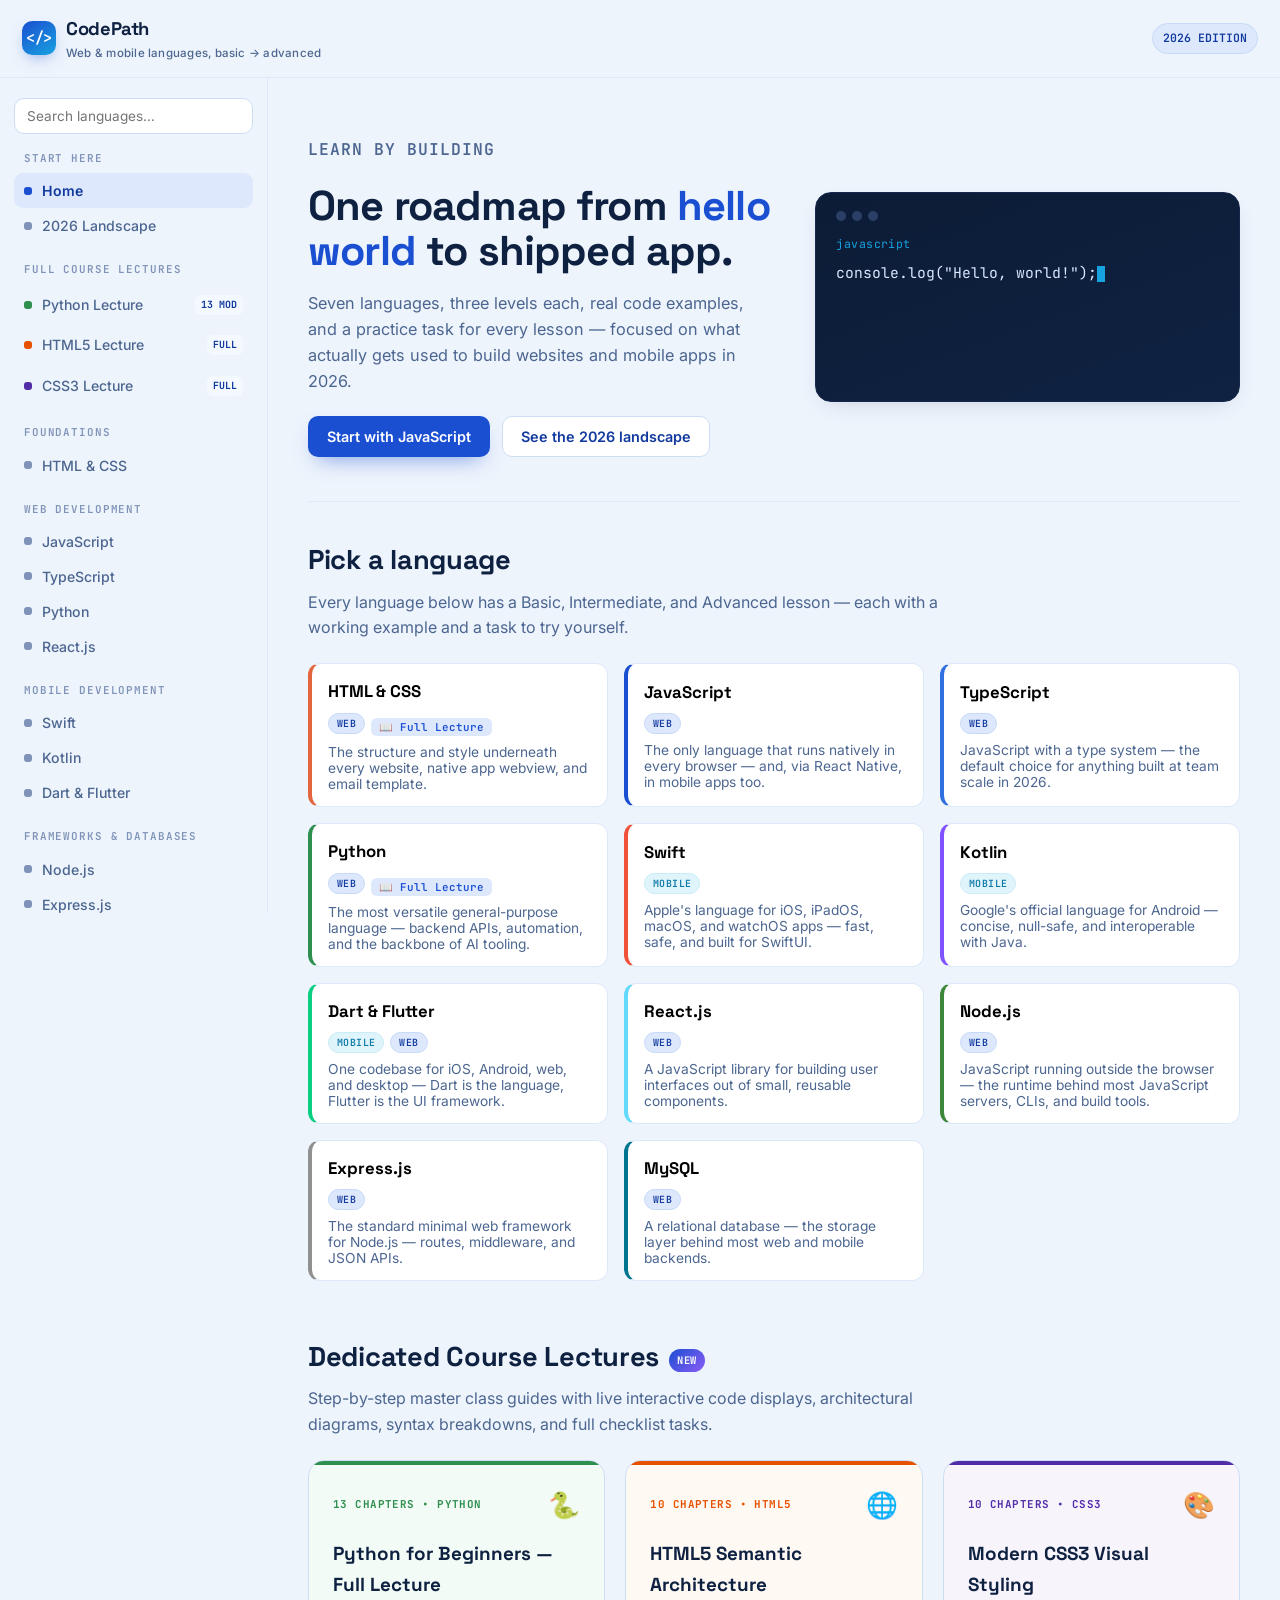
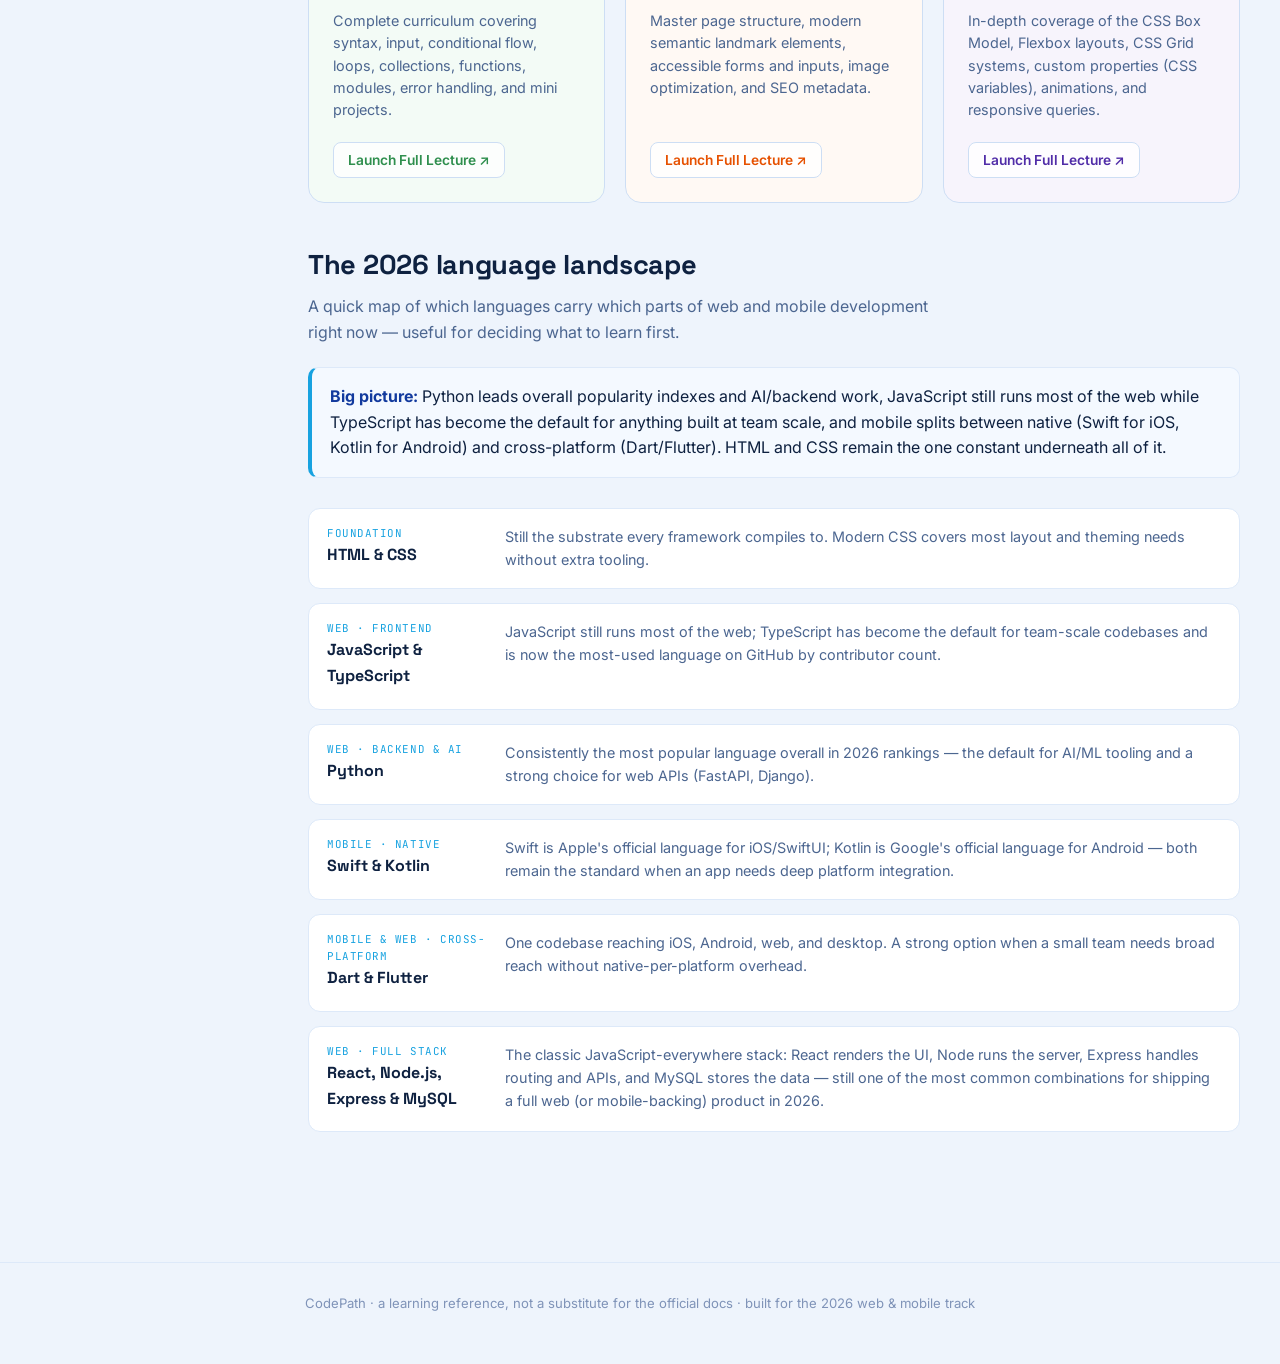
<file: index.html>
<!DOCTYPE html>
<html lang="en">
<head>
<meta charset="UTF-8">
<meta name="viewport" content="width=device-width, initial-scale=1.0">
<title>CodePath — Learn Web &amp; Mobile Languages</title>
<link rel="preconnect" href="https://fonts.googleapis.com">
<link href="https://fonts.googleapis.com/css2?family=Space+Grotesk:wght@400;500;600;700&family=Inter:wght@400;500;600;700&family=JetBrains+Mono:wght@400;500;600&display=swap" rel="stylesheet">
<link rel="stylesheet" href="index.css" class="css">

</head>
<body>

<header class="topbar">
  <div class="brand">
    <div class="mark">&lt;/&gt;</div>
    <div>
      CodePath
      <span class="sub">Web &amp; mobile languages, basic → advanced</span>
    </div>
  </div>
  <div class="topbar-right">
    <span class="badge-2026">2026 EDITION</span>
    <button class="menu-toggle" id="menuToggle" aria-label="Toggle navigation">
      <svg viewBox="0 0 24 24" fill="none" stroke-width="2" stroke-linecap="round"><line x1="3" y1="6" x2="21" y2="6"/><line x1="3" y1="12" x2="21" y2="12"/><line x1="3" y1="18" x2="21" y2="18"/></svg>
    </button>
  </div>
</header>

<div class="app">
  <aside class="sidebar" id="sidebar">
    <input class="side-search" id="sideSearch" type="text" placeholder="Search languages…">
    <div class="side-group">
      <div class="side-group-label">Start here</div>
      <button class="side-link active" data-target="home"><span class="side-dot"></span>Home</button>
      <button class="side-link" data-target="landscape"><span class="side-dot"></span>2026 Landscape</button>
    </div>
    <div class="side-group" id="groupLessons">
      <div class="side-group-label">Full Course Lectures</div>
      <a class="side-link lesson-side-link" href="Lessons/python.html"><span class="side-dot" style="background:#2f8f4e"></span><span>Python Lecture</span><span class="lesson-chip">13 MOD</span></a>
      <a class="side-link lesson-side-link" href="Lessons/html.html"><span class="side-dot" style="background:#e65100"></span><span>HTML5 Lecture</span><span class="lesson-chip">FULL</span></a>
      <a class="side-link lesson-side-link" href="Lessons/css.html"><span class="side-dot" style="background:#512da8"></span><span>CSS3 Lecture</span><span class="lesson-chip">FULL</span></a>
    </div>
    <div class="side-group" id="groupFoundations">
      <div class="side-group-label">Foundations</div>
    </div>
    <div class="side-group" id="groupWeb">
      <div class="side-group-label">Web development</div>
    </div>
    <div class="side-group" id="groupMobile">
      <div class="side-group-label">Mobile development</div>
    </div>
    <div class="side-group" id="groupBackend">
      <div class="side-group-label">Frameworks &amp; databases</div>
    </div>
  </aside>

  <main id="content">

    <!-- HOME -->
    <section class="page" id="page-home">
      <div class="hero">
        <div>
          <p class="eyebrow">Learn by building</p>
          <h1>One roadmap from <span>hello world</span> to shipped app.</h1>
          <p>Seven languages, three levels each, real code examples, and a practice task for every lesson — focused on what actually gets used to build websites and mobile apps in 2026.</p>
          <div class="hero-ctas">
            <button class="btn btn-primary" data-jump="javascript">Start with JavaScript</button>
            <button class="btn btn-ghost" data-jump="landscape">See the 2026 landscape</button>
          </div>
        </div>
        <div class="terminal">
          <div class="terminal-bar"><span></span><span></span><span></span></div>
          <div class="terminal-lang" id="heroLang">javascript</div>
          <div class="terminal-code" id="heroCode"></div>
        </div>
      </div>

      <div class="section-head">
        <h2>Pick a language</h2>
        <p>Every language below has a Basic, Intermediate, and Advanced lesson — each with a working example and a task to try yourself.</p>
      </div>
      <div class="card-grid" id="langCardGrid"></div>

      <!-- IN-DEPTH STANDALONE LECTURES -->
      <div class="section-head" style="margin-top: 54px;">
        <div style="display:flex; align-items:center; gap:10px;">
          <h2>Dedicated Course Lectures</h2>
          <span class="badge-new">NEW</span>
        </div>
        <p>Step-by-step master class guides with live interactive code displays, architectural diagrams, syntax breakdowns, and full checklist tasks.</p>
      </div>
      <div class="lecture-showcase-grid">
        <a href="Lessons/python.html" class="lecture-feature-card" style="--l-accent:#2f8f4e; --l-bg:#f3fbf6;">
          <div class="lecture-feature-top">
            <span class="lecture-tag">13 CHAPTERS • PYTHON</span>
            <span class="lecture-icon">🐍</span>
          </div>
          <h3>Python for Beginners — Full Lecture</h3>
          <p>Complete curriculum covering syntax, input, conditional flow, loops, collections, functions, modules, error handling, and mini projects.</p>
          <div class="lecture-feature-footer">
            <span class="lecture-link-btn">Launch Full Lecture ↗</span>
          </div>
        </a>

        <a href="Lessons/html.html" class="lecture-feature-card" style="--l-accent:#e65100; --l-bg:#fff9f4;">
          <div class="lecture-feature-top">
            <span class="lecture-tag">10 CHAPTERS • HTML5</span>
            <span class="lecture-icon">🌐</span>
          </div>
          <h3>HTML5 Semantic Architecture</h3>
          <p>Master page structure, modern semantic landmark elements, accessible forms and inputs, image optimization, and SEO metadata.</p>
          <div class="lecture-feature-footer">
            <span class="lecture-link-btn">Launch Full Lecture ↗</span>
          </div>
        </a>

        <a href="Lessons/css.html" class="lecture-feature-card" style="--l-accent:#512da8; --l-bg:#f7f4fc;">
          <div class="lecture-feature-top">
            <span class="lecture-tag">10 CHAPTERS • CSS3</span>
            <span class="lecture-icon">🎨</span>
          </div>
          <h3>Modern CSS3 Visual Styling</h3>
          <p>In-depth coverage of the CSS Box Model, Flexbox layouts, CSS Grid systems, custom properties (CSS variables), animations, and responsive queries.</p>
          <div class="lecture-feature-footer">
            <span class="lecture-link-btn">Launch Full Lecture ↗</span>
          </div>
        </a>
      </div>
    </section>

    <!-- LANDSCAPE -->
    <section class="page" id="page-landscape">
      <div class="section-head">
        <h2>The 2026 language landscape</h2>
        <p>A quick map of which languages carry which parts of web and mobile development right now — useful for deciding what to learn first.</p>
      </div>
      <div class="callout">
        <strong>Big picture:</strong> Python leads overall popularity indexes and AI/backend work, JavaScript still runs most of the web while TypeScript has become the default for anything built at team scale, and mobile splits between native (Swift for iOS, Kotlin for Android) and cross-platform (Dart/Flutter). HTML and CSS remain the one constant underneath all of it.
      </div>
      <div class="landscape-grid" id="landscapeGrid"></div>
    </section>

    <!-- LANGUAGE PAGES injected by JS -->
    <div id="langPages"></div>

  </main>
</div>

<footer>CodePath · a learning reference, not a substitute for the official docs · built for the 2026 web &amp; mobile track</footer>
<script src ="index.js"></script>

</body>
</html>
</file>
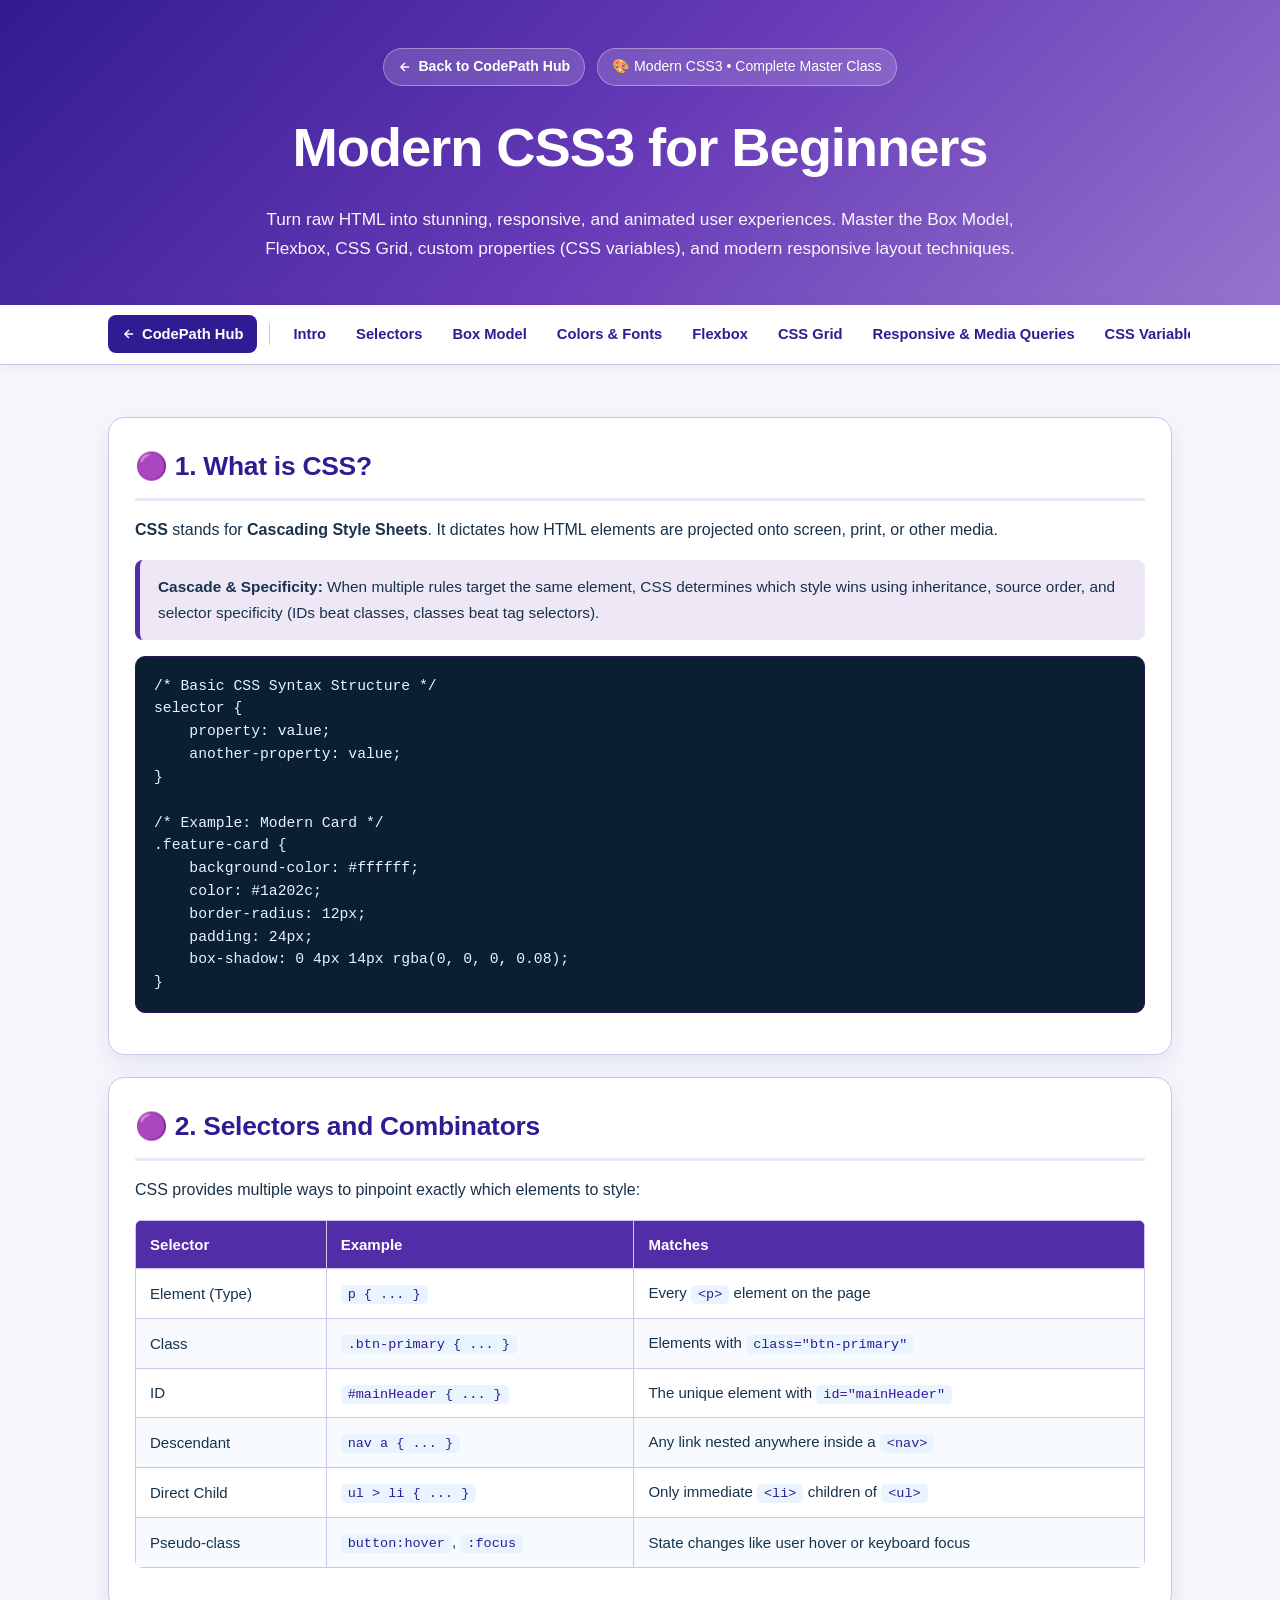
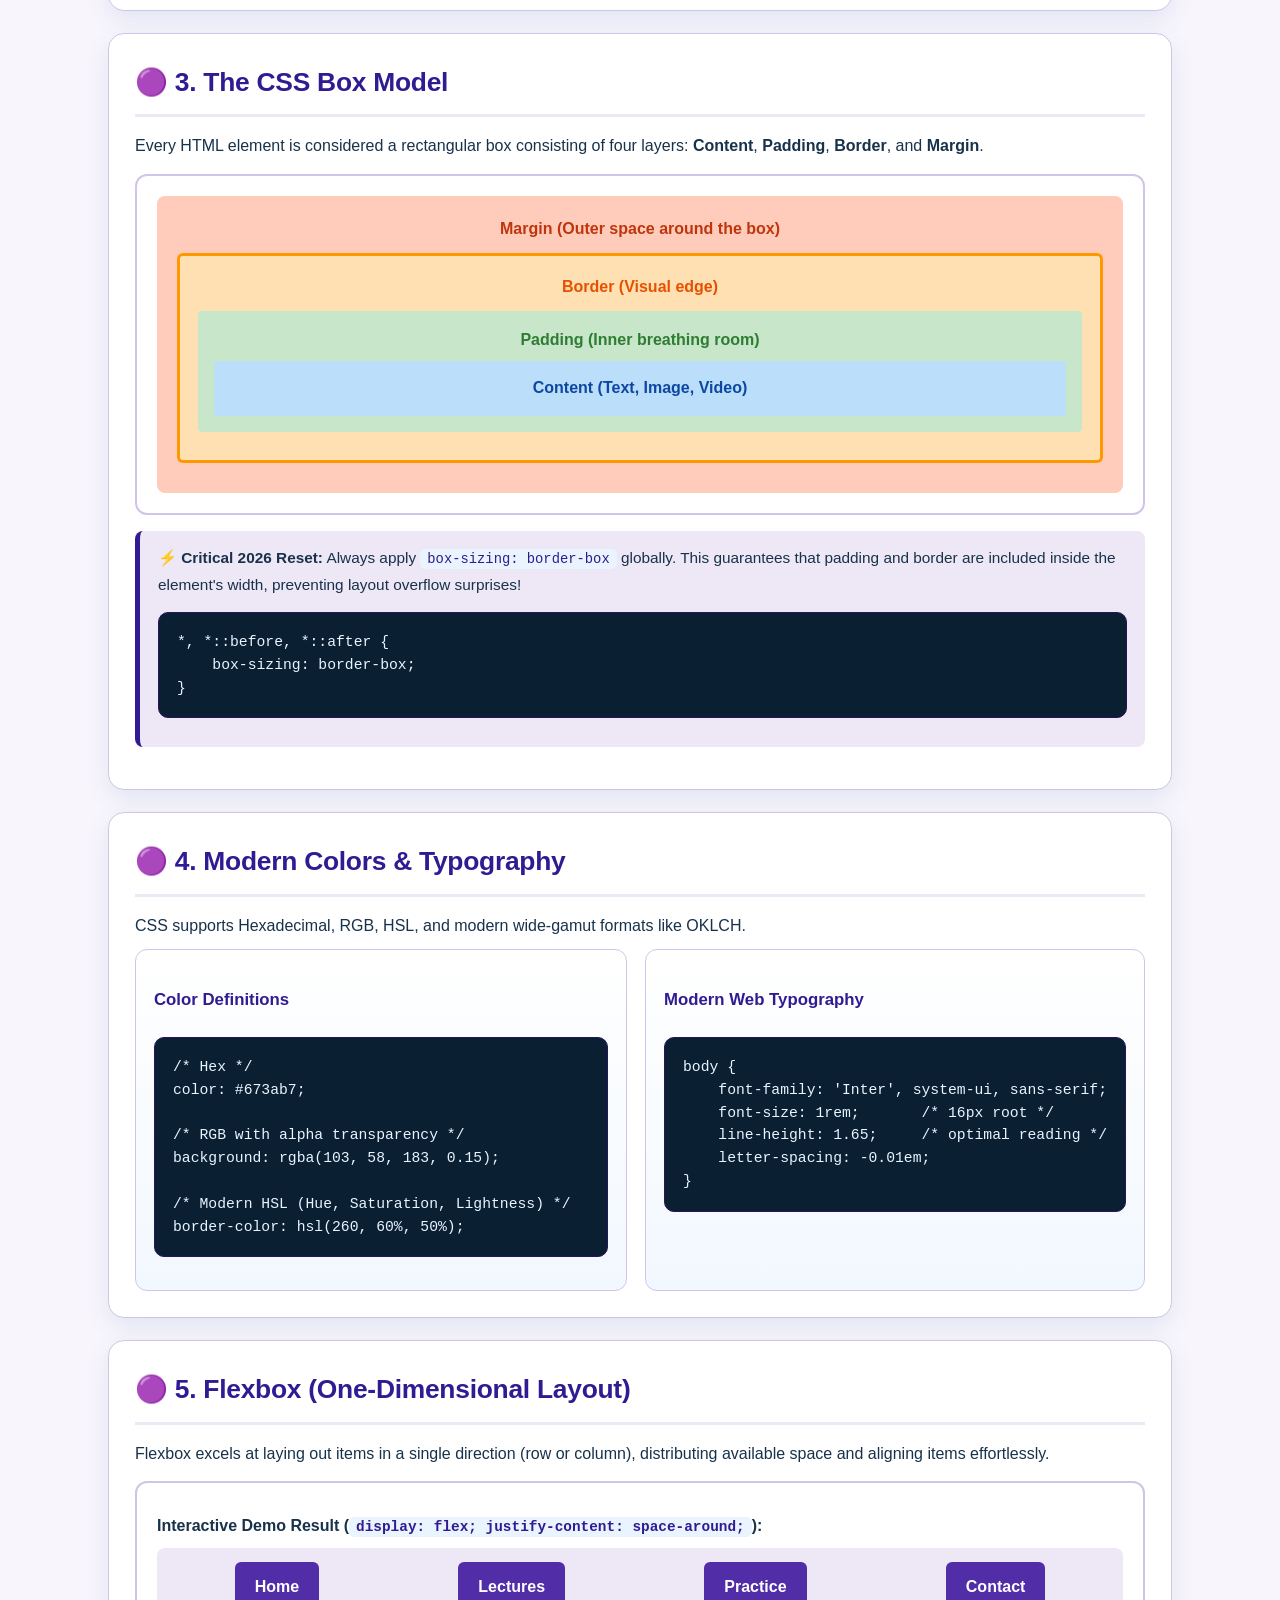
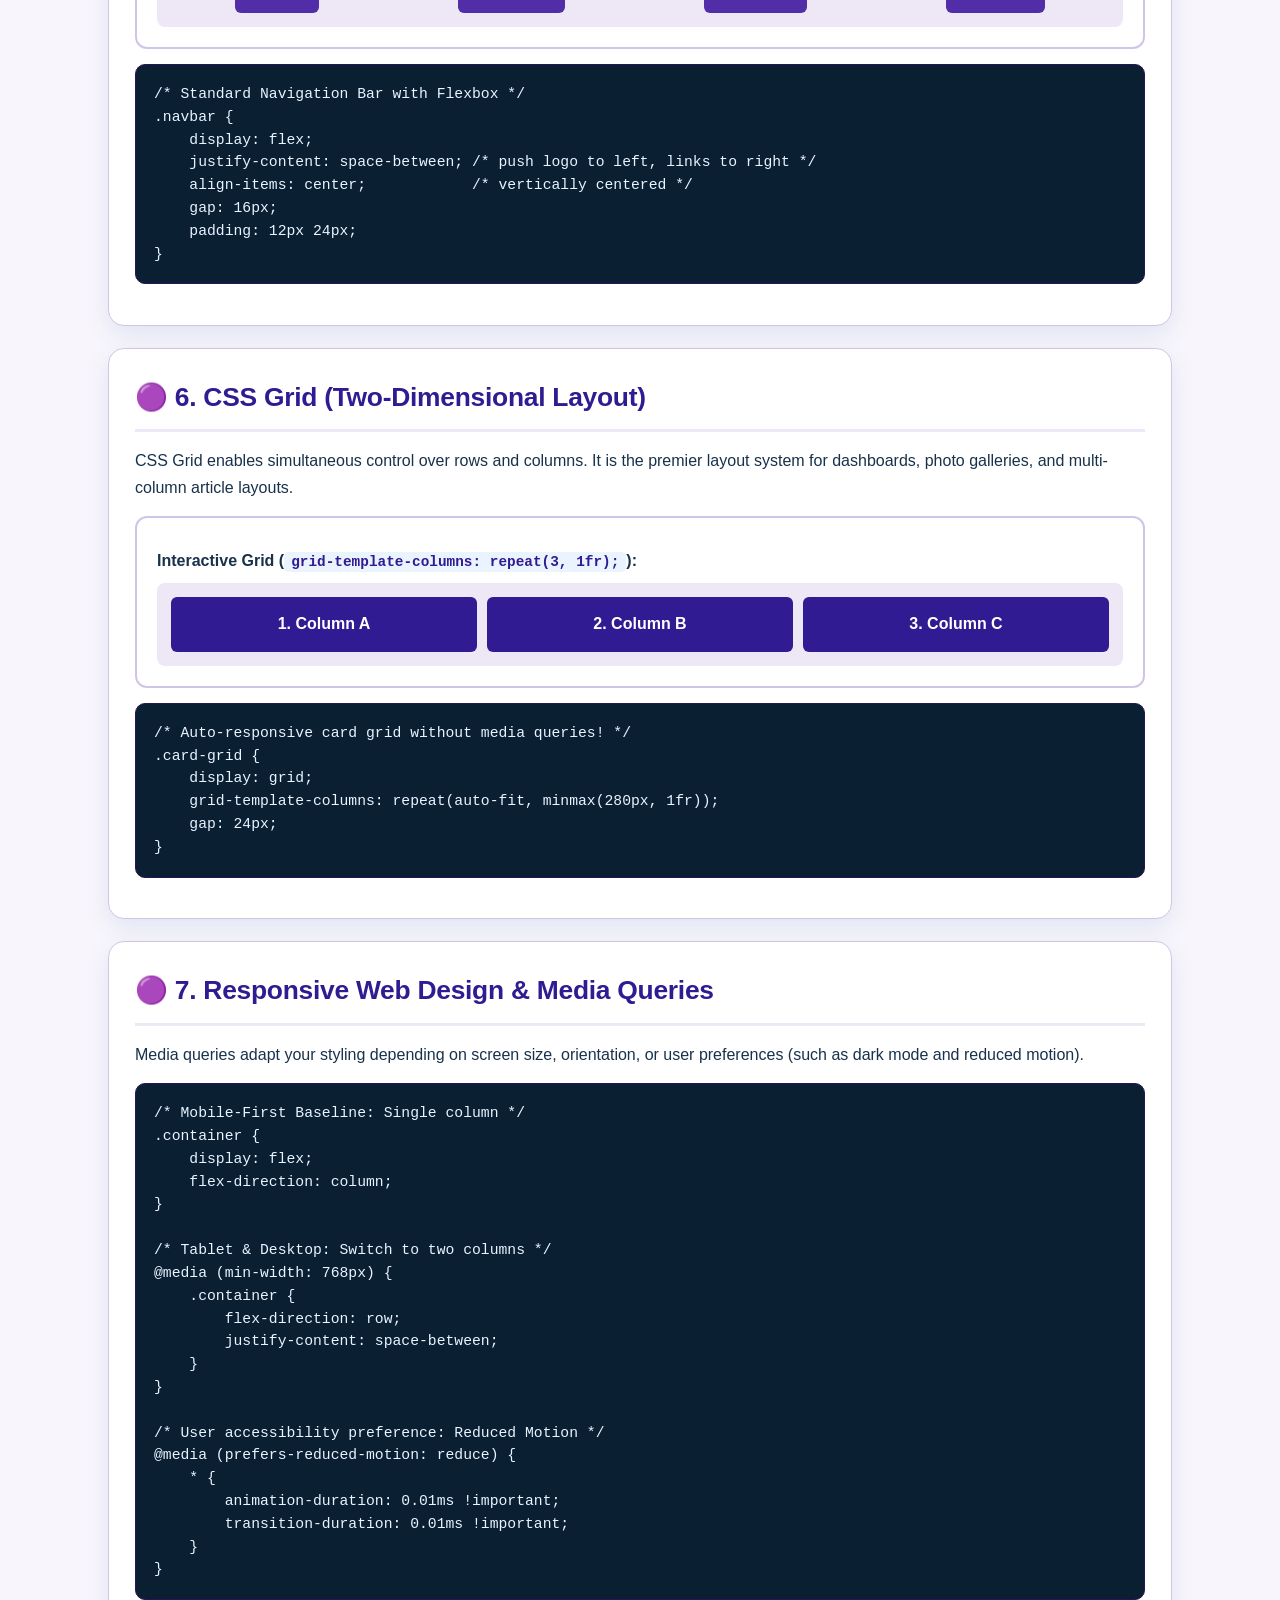
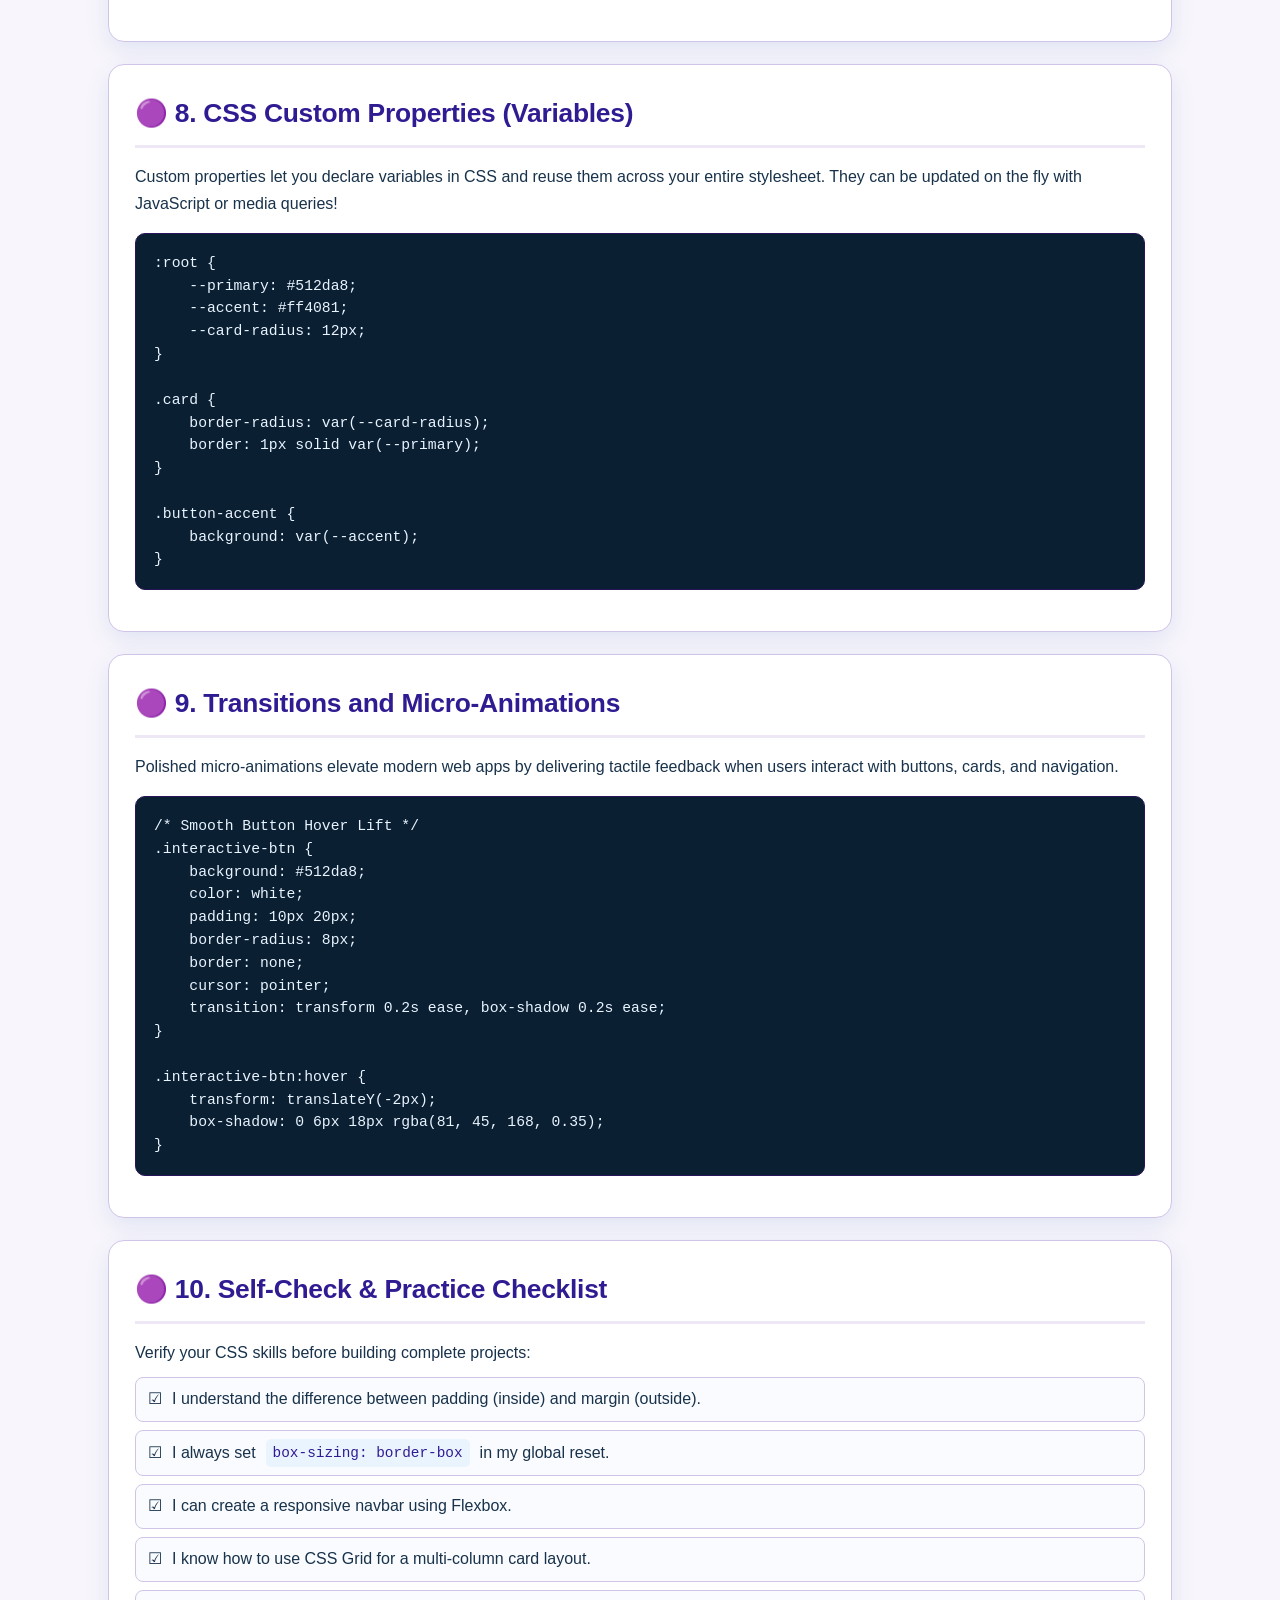
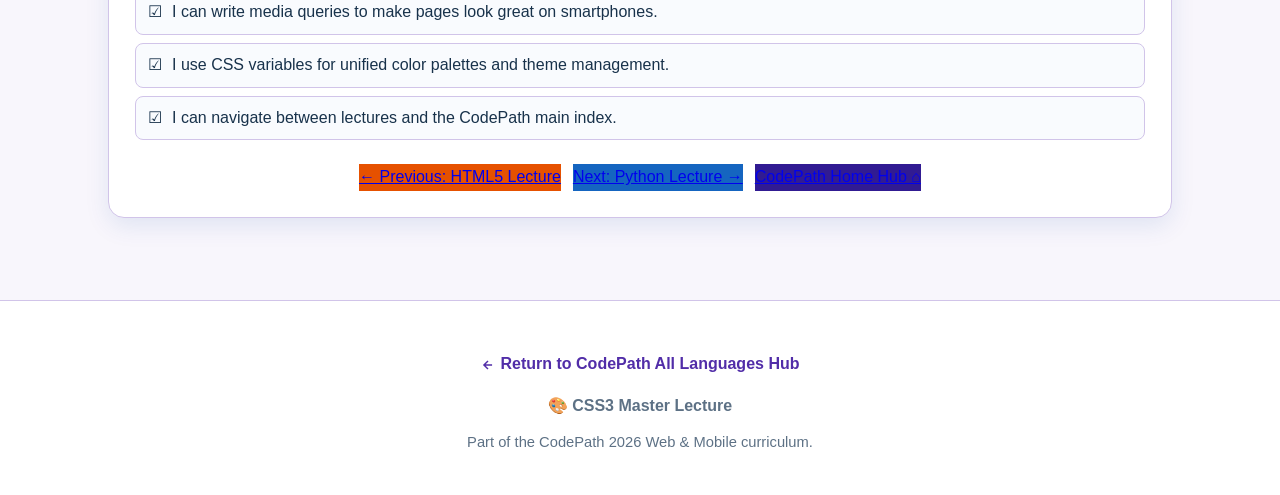
<file: Lessons/css.html>
<!DOCTYPE html>
<html lang="en">

<head>
    <meta charset="UTF-8">
    <meta name="viewport" content="width=device-width, initial-scale=1.0">
    <title>Modern CSS3 — Full In-Depth Lecture</title>
    <link rel="stylesheet" href="lesson.css">
    <style>
        :root {
            --theme-primary: #512da8;
            --theme-dark: #311b92;
            --theme-light: #ede7f6;
            --theme-pale: #f8f6fc;
            --border: #d1c4e9;
            --code-border: #281559;
        }

        header {
            background: linear-gradient(135deg, #311b92, #673ab7, #9575cd);
        }

        .visual-demo {
            border: 2px solid var(--border);
            background: white;
            padding: 20px;
            border-radius: 12px;
            margin: 14px 0;
        }

        .flex-demo-box {
            display: flex;
            gap: 12px;
            justify-content: space-around;
            padding: 14px;
            background: var(--theme-light);
            border-radius: 8px;
        }

        .flex-demo-item {
            background: var(--theme-primary);
            color: white;
            padding: 12px 20px;
            border-radius: 6px;
            font-weight: 600;
        }

        .grid-demo-box {
            display: grid;
            grid-template-columns: repeat(3, 1fr);
            gap: 10px;
            background: var(--theme-light);
            padding: 14px;
            border-radius: 8px;
        }

        .grid-demo-item {
            background: var(--theme-dark);
            color: white;
            padding: 14px;
            text-align: center;
            border-radius: 6px;
            font-weight: 600;
        }
    </style>
</head>

<body>

    <header>
        <div class="header-top">
            <a href="../index.html" class="header-back-link">
                <svg width="14" height="14" viewBox="0 0 24 24" fill="none" stroke="currentColor" stroke-width="2.5"><path d="M19 12H5M12 19l-7-7 7-7"/></svg>
                Back to CodePath Hub
            </a>
            <span class="badge">🎨 Modern CSS3 • Complete Master Class</span>
        </div>
        <h1>Modern CSS3 for Beginners</h1>
        <p>Turn raw HTML into stunning, responsive, and animated user experiences. Master the Box Model, Flexbox, CSS Grid, custom properties (CSS variables), and modern responsive layout techniques.</p>
    </header>

    <nav>
        <div class="nav-inner">
            <a href="../index.html" class="nav-home-btn">
                <svg width="14" height="14" viewBox="0 0 24 24" fill="none" stroke="currentColor" stroke-width="2.5"><path d="M19 12H5M12 19l-7-7 7-7"/></svg>
                CodePath Hub
            </a>
            <span class="nav-divider"></span>
            <a href="#intro">Intro</a>
            <a href="#selectors">Selectors</a>
            <a href="#boxmodel">Box Model</a>
            <a href="#colors">Colors &amp; Fonts</a>
            <a href="#flexbox">Flexbox</a>
            <a href="#grid">CSS Grid</a>
            <a href="#responsive">Responsive &amp; Media Queries</a>
            <a href="#variables">CSS Variables</a>
            <a href="#animations">Transitions &amp; Anim</a>
            <a href="#practice">Practice</a>
        </div>
    </nav>

    <main class="container">

        <!-- INTRO -->
        <section id="intro" class="card">
            <h2>🟣 1. What is CSS?</h2>
            <p><b>CSS</b> stands for <b>Cascading Style Sheets</b>. It dictates how HTML elements are projected onto screen, print, or other media.</p>

            <div class="tip">
                <b>Cascade &amp; Specificity:</b> When multiple rules target the same element, CSS determines which style wins using inheritance, source order, and selector specificity (IDs beat classes, classes beat tag selectors).
            </div>

            <pre><code>/* Basic CSS Syntax Structure */
selector {
    property: value;
    another-property: value;
}

/* Example: Modern Card */
.feature-card {
    background-color: #ffffff;
    color: #1a202c;
    border-radius: 12px;
    padding: 24px;
    box-shadow: 0 4px 14px rgba(0, 0, 0, 0.08);
}</code></pre>
        </section>

        <!-- SELECTORS -->
        <section id="selectors" class="card">
            <h2>🟣 2. Selectors and Combinators</h2>
            <p>CSS provides multiple ways to pinpoint exactly which elements to style:</p>

            <table>
                <thead>
                    <tr>
                        <th>Selector</th>
                        <th>Example</th>
                        <th>Matches</th>
                    </tr>
                </thead>
                <tbody>
                    <tr>
                        <td>Element (Type)</td>
                        <td><code>p { ... }</code></td>
                        <td>Every <code>&lt;p&gt;</code> element on the page</td>
                    </tr>
                    <tr>
                        <td>Class</td>
                        <td><code>.btn-primary { ... }</code></td>
                        <td>Elements with <code>class="btn-primary"</code></td>
                    </tr>
                    <tr>
                        <td>ID</td>
                        <td><code>#mainHeader { ... }</code></td>
                        <td>The unique element with <code>id="mainHeader"</code></td>
                    </tr>
                    <tr>
                        <td>Descendant</td>
                        <td><code>nav a { ... }</code></td>
                        <td>Any link nested anywhere inside a <code>&lt;nav&gt;</code></td>
                    </tr>
                    <tr>
                        <td>Direct Child</td>
                        <td><code>ul &gt; li { ... }</code></td>
                        <td>Only immediate <code>&lt;li&gt;</code> children of <code>&lt;ul&gt;</code></td>
                    </tr>
                    <tr>
                        <td>Pseudo-class</td>
                        <td><code>button:hover</code>, <code>:focus</code></td>
                        <td>State changes like user hover or keyboard focus</td>
                    </tr>
                </tbody>
            </table>
        </section>

        <!-- BOX MODEL -->
        <section id="boxmodel" class="card">
            <h2>🟣 3. The CSS Box Model</h2>
            <p>Every HTML element is considered a rectangular box consisting of four layers: <b>Content</b>, <b>Padding</b>, <b>Border</b>, and <b>Margin</b>.</p>

            <div class="visual-demo">
                <div style="background: #ffccbc; padding: 20px; border-radius: 8px; text-align: center;">
                    <span style="font-weight: 700; color: #bf360c;">Margin (Outer space around the box)</span>
                    <div style="background: #ffe0b2; padding: 18px; border: 3px solid #ff9800; border-radius: 6px; margin: 10px 0;">
                        <span style="font-weight: 700; color: #e65100;">Border (Visual edge)</span>
                        <div style="background: #c8e6c9; padding: 16px; border-radius: 4px; margin: 10px 0;">
                            <span style="font-weight: 700; color: #2e7d32;">Padding (Inner breathing room)</span>
                            <div style="background: #bbdefb; padding: 14px; border-radius: 4px; margin-top: 8px; font-weight: 700; color: #0d47a1;">
                                Content (Text, Image, Video)
                            </div>
                        </div>
                    </div>
                </div>
            </div>

            <div class="important">
                <b>⚡ Critical 2026 Reset:</b> Always apply <code>box-sizing: border-box</code> globally. This guarantees that padding and border are included inside the element's width, preventing layout overflow surprises!
                <pre><code>*, *::before, *::after {
    box-sizing: border-box;
}</code></pre>
            </div>
        </section>

        <!-- COLORS & FONTS -->
        <section id="colors" class="card">
            <h2>🟣 4. Modern Colors &amp; Typography</h2>
            <p>CSS supports Hexadecimal, RGB, HSL, and modern wide-gamut formats like OKLCH.</p>

            <div class="two">
                <div class="mini">
                    <h4>Color Definitions</h4>
                    <pre><code>/* Hex */
color: #673ab7;

/* RGB with alpha transparency */
background: rgba(103, 58, 183, 0.15);

/* Modern HSL (Hue, Saturation, Lightness) */
border-color: hsl(260, 60%, 50%);</code></pre>
                </div>
                <div class="mini">
                    <h4>Modern Web Typography</h4>
                    <pre><code>body {
    font-family: 'Inter', system-ui, sans-serif;
    font-size: 1rem;       /* 16px root */
    line-height: 1.65;     /* optimal reading */
    letter-spacing: -0.01em;
}</code></pre>
                </div>
            </div>
        </section>

        <!-- FLEXBOX -->
        <section id="flexbox" class="card">
            <h2>🟣 5. Flexbox (One-Dimensional Layout)</h2>
            <p>Flexbox excels at laying out items in a single direction (row or column), distributing available space and aligning items effortlessly.</p>

            <div class="visual-demo">
                <p style="margin-bottom: 8px; font-weight: 600;">Interactive Demo Result (<code>display: flex; justify-content: space-around;</code>):</p>
                <div class="flex-demo-box">
                    <div class="flex-demo-item">Home</div>
                    <div class="flex-demo-item">Lectures</div>
                    <div class="flex-demo-item">Practice</div>
                    <div class="flex-demo-item">Contact</div>
                </div>
            </div>

            <pre><code>/* Standard Navigation Bar with Flexbox */
.navbar {
    display: flex;
    justify-content: space-between; /* push logo to left, links to right */
    align-items: center;            /* vertically centered */
    gap: 16px;
    padding: 12px 24px;
}</code></pre>
        </section>

        <!-- GRID -->
        <section id="grid" class="card">
            <h2>🟣 6. CSS Grid (Two-Dimensional Layout)</h2>
            <p>CSS Grid enables simultaneous control over rows and columns. It is the premier layout system for dashboards, photo galleries, and multi-column article layouts.</p>

            <div class="visual-demo">
                <p style="margin-bottom: 8px; font-weight: 600;">Interactive Grid (<code>grid-template-columns: repeat(3, 1fr);</code>):</p>
                <div class="grid-demo-box">
                    <div class="grid-demo-item">1. Column A</div>
                    <div class="grid-demo-item">2. Column B</div>
                    <div class="grid-demo-item">3. Column C</div>
                </div>
            </div>

            <pre><code>/* Auto-responsive card grid without media queries! */
.card-grid {
    display: grid;
    grid-template-columns: repeat(auto-fit, minmax(280px, 1fr));
    gap: 24px;
}</code></pre>
        </section>

        <!-- RESPONSIVE -->
        <section id="responsive" class="card">
            <h2>🟣 7. Responsive Web Design &amp; Media Queries</h2>
            <p>Media queries adapt your styling depending on screen size, orientation, or user preferences (such as dark mode and reduced motion).</p>

            <pre><code>/* Mobile-First Baseline: Single column */
.container {
    display: flex;
    flex-direction: column;
}

/* Tablet & Desktop: Switch to two columns */
@media (min-width: 768px) {
    .container {
        flex-direction: row;
        justify-content: space-between;
    }
}

/* User accessibility preference: Reduced Motion */
@media (prefers-reduced-motion: reduce) {
    * {
        animation-duration: 0.01ms !important;
        transition-duration: 0.01ms !important;
    }
}</code></pre>
        </section>

        <!-- VARIABLES -->
        <section id="variables" class="card">
            <h2>🟣 8. CSS Custom Properties (Variables)</h2>
            <p>Custom properties let you declare variables in CSS and reuse them across your entire stylesheet. They can be updated on the fly with JavaScript or media queries!</p>

            <pre><code>:root {
    --primary: #512da8;
    --accent: #ff4081;
    --card-radius: 12px;
}

.card {
    border-radius: var(--card-radius);
    border: 1px solid var(--primary);
}

.button-accent {
    background: var(--accent);
}</code></pre>
        </section>

        <!-- ANIMATIONS -->
        <section id="animations" class="card">
            <h2>🟣 9. Transitions and Micro-Animations</h2>
            <p>Polished micro-animations elevate modern web apps by delivering tactile feedback when users interact with buttons, cards, and navigation.</p>

            <pre><code>/* Smooth Button Hover Lift */
.interactive-btn {
    background: #512da8;
    color: white;
    padding: 10px 20px;
    border-radius: 8px;
    border: none;
    cursor: pointer;
    transition: transform 0.2s ease, box-shadow 0.2s ease;
}

.interactive-btn:hover {
    transform: translateY(-2px);
    box-shadow: 0 6px 18px rgba(81, 45, 168, 0.35);
}</code></pre>
        </section>

        <!-- PRACTICE -->
        <section id="practice" class="card">
            <h2>🟣 10. Self-Check &amp; Practice Checklist</h2>
            <p>Verify your CSS skills before building complete projects:</p>

            <ul class="checklist">
                <li><span>☑</span> I understand the difference between padding (inside) and margin (outside).</li>
                <li><span>☑</span> I always set <code>box-sizing: border-box</code> in my global reset.</li>
                <li><span>☑</span> I can create a responsive navbar using Flexbox.</li>
                <li><span>☑</span> I know how to use CSS Grid for a multi-column card layout.</li>
                <li><span>☑</span> I can write media queries to make pages look great on smartphones.</li>
                <li><span>☑</span> I use CSS variables for unified color palettes and theme management.</li>
                <li><span>☑</span> I can navigate between lectures and the CodePath main index.</li>
            </ul>

            <div style="margin-top: 24px; text-align: center; display: flex; gap: 12px; justify-content: center; flex-wrap: wrap;">
                <a href="html.html" class="nav-home-btn" style="background: #e65100;">← Previous: HTML5 Lecture</a>
                <a href="python.html" class="nav-home-btn" style="background: #1565c0;">Next: Python Lecture →</a>
                <a href="../index.html" class="nav-home-btn" style="background: #311b92;">CodePath Home Hub ⌂</a>
            </div>
        </section>

    </main>

    <footer>
        <p style="margin-bottom: 12px;">
            <a href="../index.html" style="color: var(--theme-primary); font-weight: 600; text-decoration: none; display: inline-flex; align-items: center; gap: 6px;">
                <svg width="14" height="14" viewBox="0 0 24 24" fill="none" stroke="currentColor" stroke-width="2.5"><path d="M19 12H5M12 19l-7-7 7-7"/></svg>
                Return to CodePath All Languages Hub
            </a>
        </p>
        <p><b>🎨 CSS3 Master Lecture</b></p>
        <p class="small">Part of the CodePath 2026 Web &amp; Mobile curriculum.</p>
    </footer>

</body>

</html>
</file>
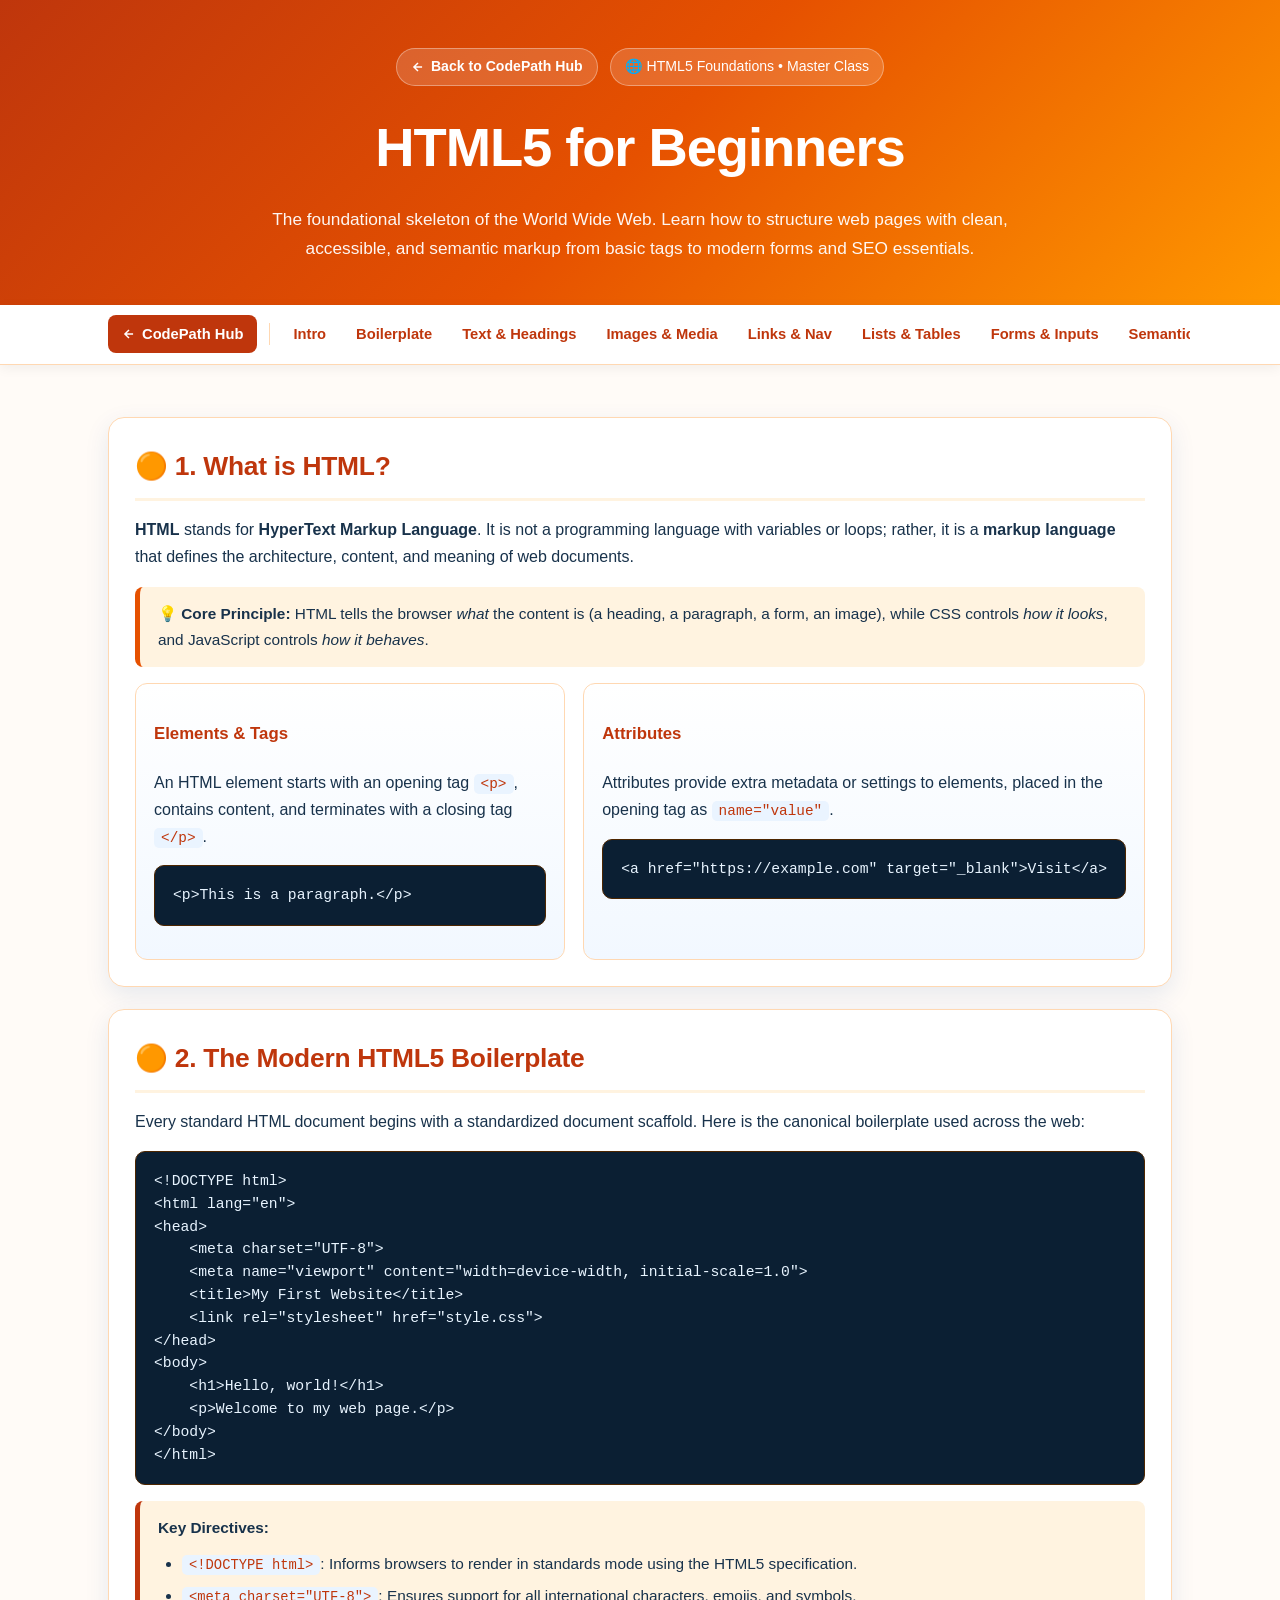
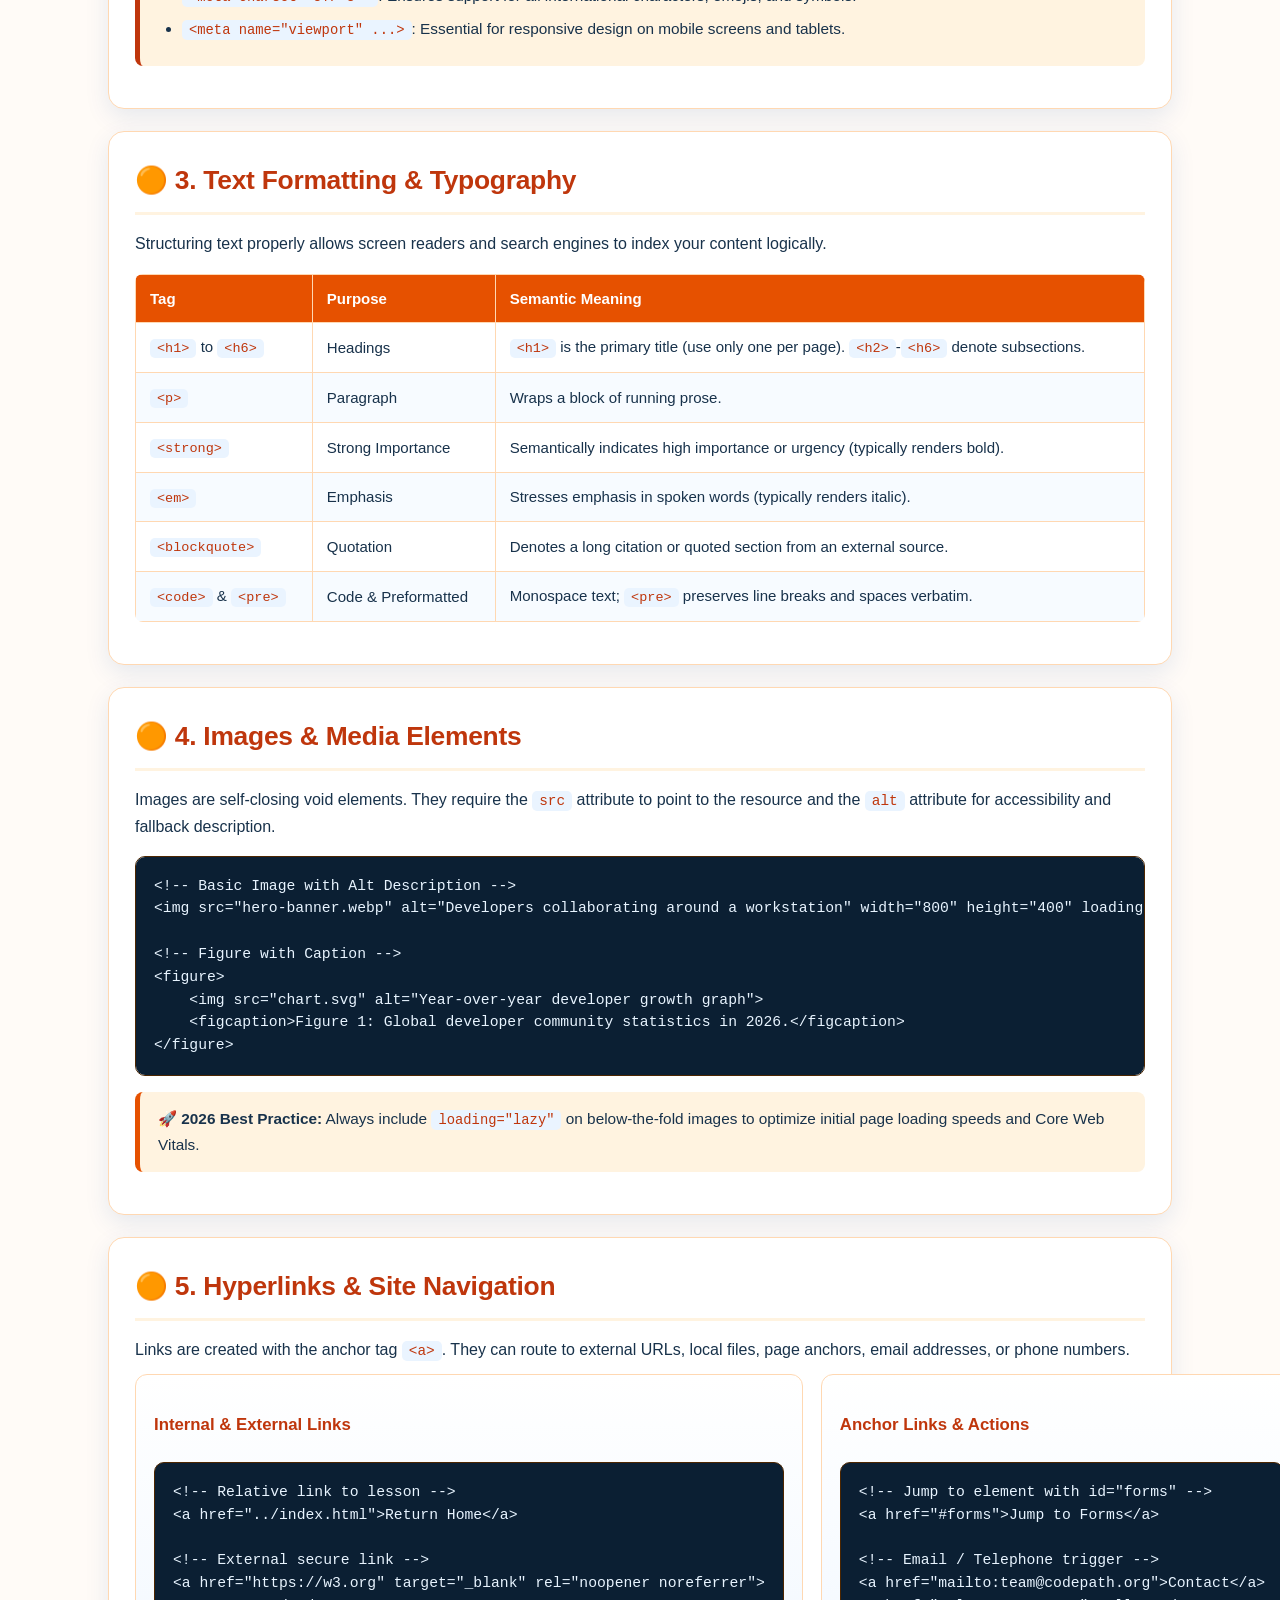
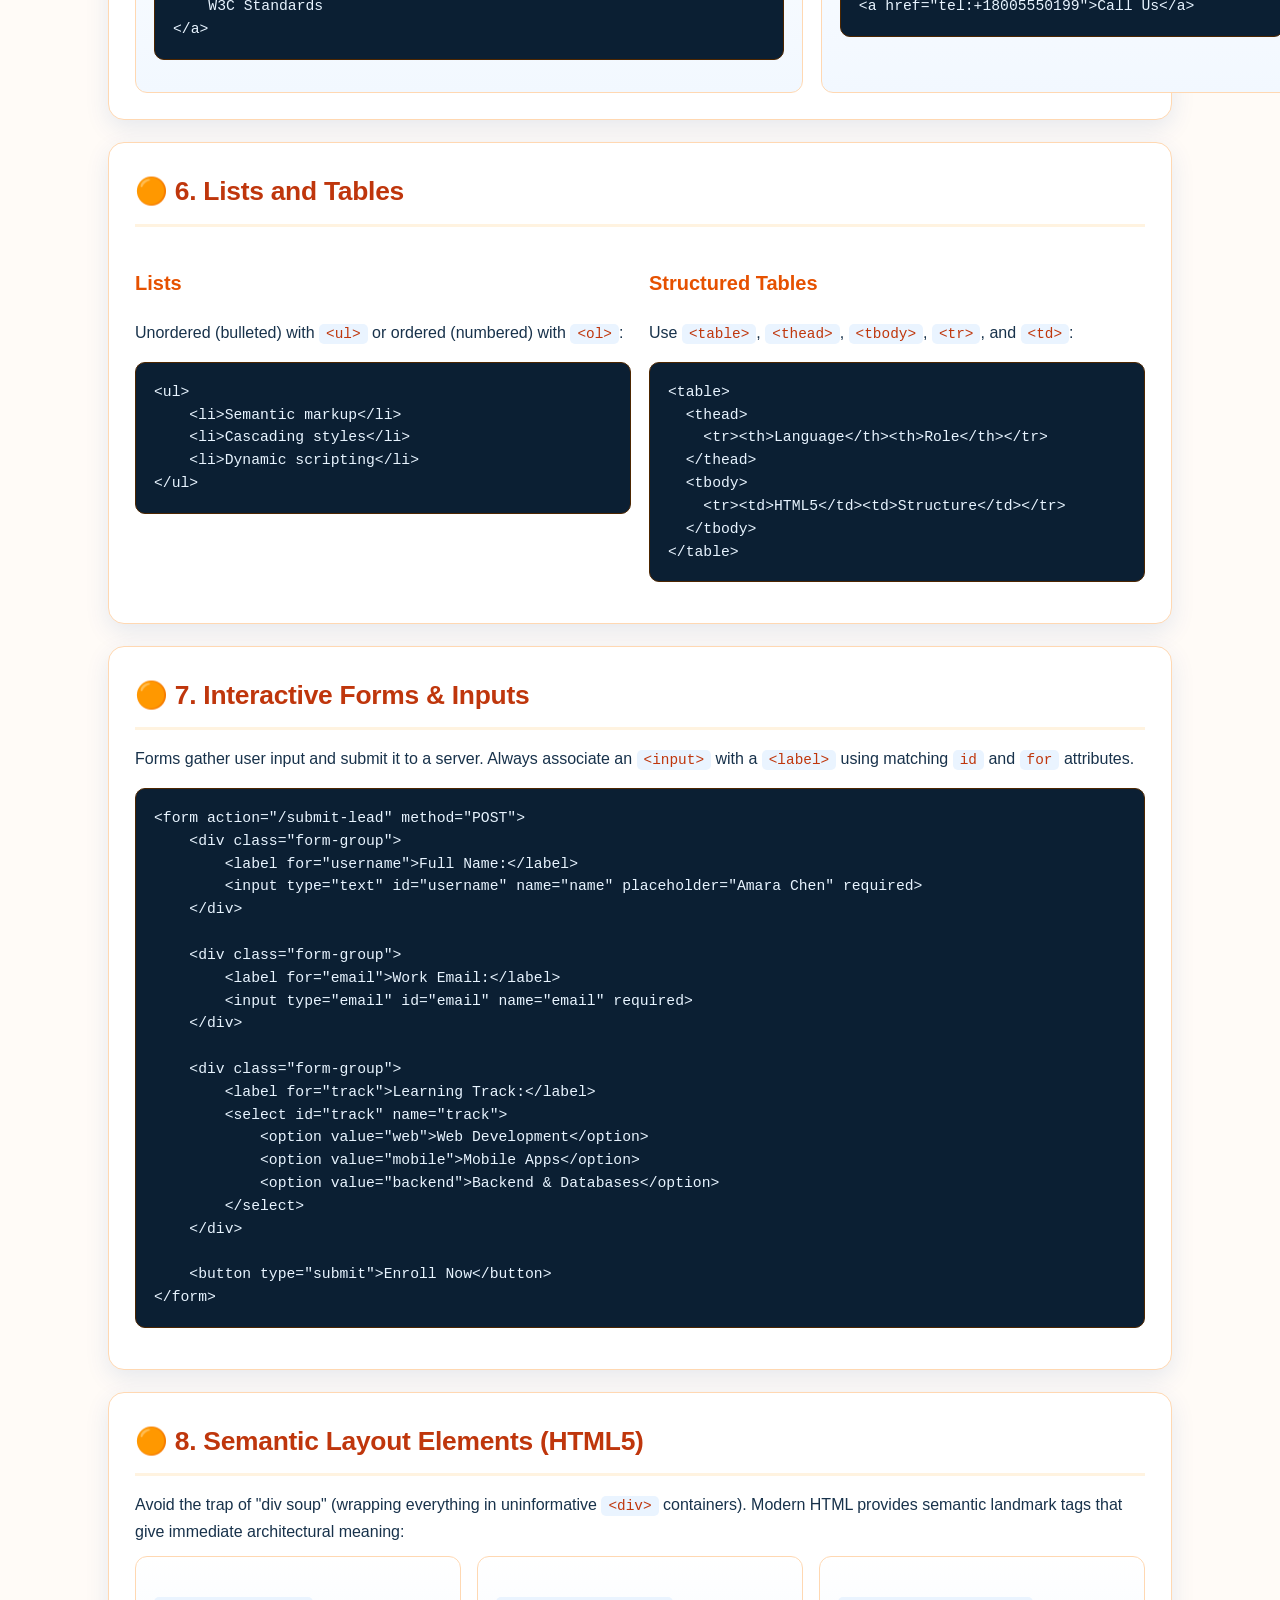
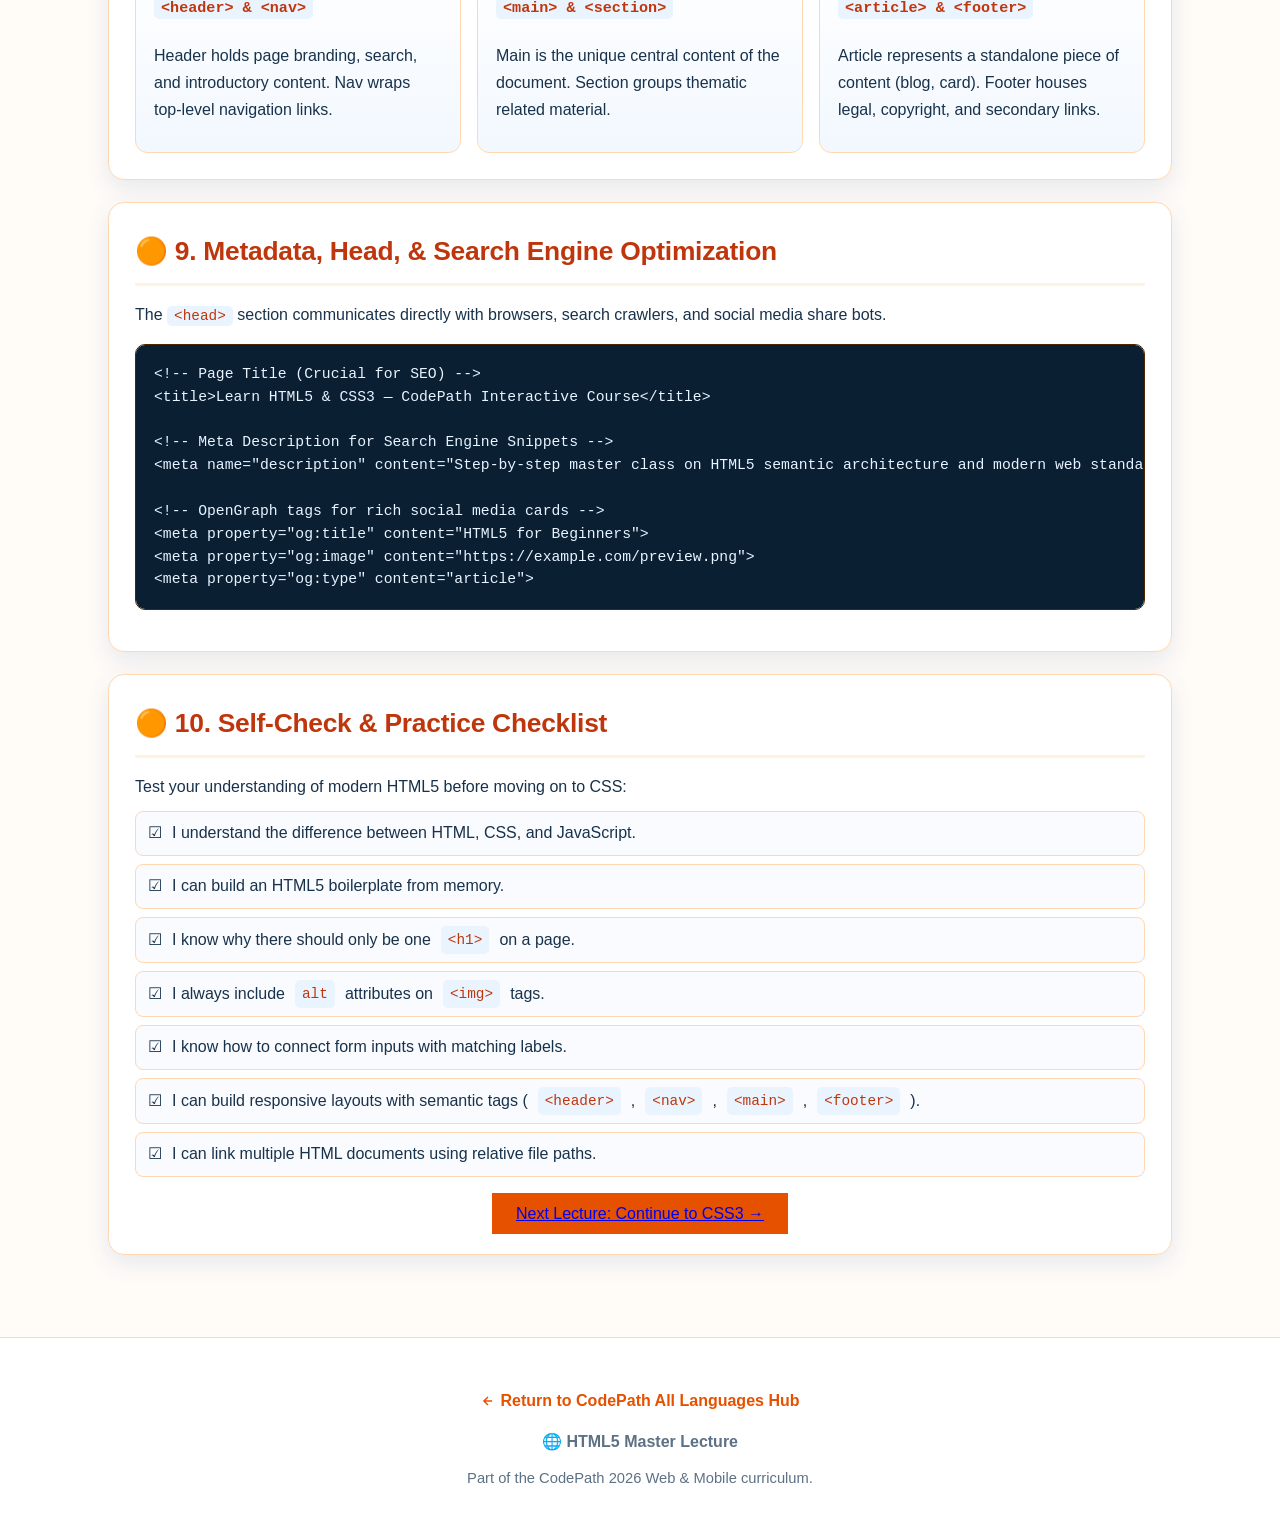
<file: Lessons/html.html>
<!DOCTYPE html>
<html lang="en">

<head>
    <meta charset="UTF-8">
    <meta name="viewport" content="width=device-width, initial-scale=1.0">
    <title>HTML5 for Beginners — Full Comprehensive Lecture</title>
    <link rel="stylesheet" href="lesson.css">
    <style>
        :root {
            --theme-primary: #e65100;
            --theme-dark: #bf360c;
            --theme-light: #fff3e0;
            --theme-pale: #fffbf7;
            --border: #ffd8b2;
            --code-border: #4d2600;
        }

        header {
            background: linear-gradient(135deg, #bf360c, #e65100, #ff9800);
        }

        .tag-pill {
            display: inline-block;
            background: #ffe0b2;
            color: #b73807;
            font-family: monospace;
            font-weight: 700;
            padding: 2px 8px;
            border-radius: 6px;
            font-size: 0.9em;
        }
    </style>
</head>

<body>

    <header>
        <div class="header-top">
            <a href="../index.html" class="header-back-link">
                <svg width="14" height="14" viewBox="0 0 24 24" fill="none" stroke="currentColor" stroke-width="2.5"><path d="M19 12H5M12 19l-7-7 7-7"/></svg>
                Back to CodePath Hub
            </a>
            <span class="badge">🌐 HTML5 Foundations • Master Class</span>
        </div>
        <h1>HTML5 for Beginners</h1>
        <p>The foundational skeleton of the World Wide Web. Learn how to structure web pages with clean, accessible, and semantic markup from basic tags to modern forms and SEO essentials.</p>
    </header>

    <nav>
        <div class="nav-inner">
            <a href="../index.html" class="nav-home-btn">
                <svg width="14" height="14" viewBox="0 0 24 24" fill="none" stroke="currentColor" stroke-width="2.5"><path d="M19 12H5M12 19l-7-7 7-7"/></svg>
                CodePath Hub
            </a>
            <span class="nav-divider"></span>
            <a href="#intro">Intro</a>
            <a href="#boilerplate">Boilerplate</a>
            <a href="#text">Text &amp; Headings</a>
            <a href="#media">Images &amp; Media</a>
            <a href="#links">Links &amp; Nav</a>
            <a href="#tables">Lists &amp; Tables</a>
            <a href="#forms">Forms &amp; Inputs</a>
            <a href="#semantic">Semantic Layout</a>
            <a href="#seo">Head &amp; Meta</a>
            <a href="#practice">Practice</a>
        </div>
    </nav>

    <main class="container">

        <!-- INTRO -->
        <section id="intro" class="card">
            <h2>🟠 1. What is HTML?</h2>
            <p><b>HTML</b> stands for <b>HyperText Markup Language</b>. It is not a programming language with variables or loops; rather, it is a <b>markup language</b> that defines the architecture, content, and meaning of web documents.</p>

            <div class="tip">
                <b>💡 Core Principle:</b> HTML tells the browser <i>what</i> the content is (a heading, a paragraph, a form, an image), while CSS controls <i>how it looks</i>, and JavaScript controls <i>how it behaves</i>.
            </div>

            <div class="two">
                <div class="mini">
                    <h4>Elements &amp; Tags</h4>
                    <p>An HTML element starts with an opening tag <code>&lt;p&gt;</code>, contains content, and terminates with a closing tag <code>&lt;/p&gt;</code>.</p>
                    <pre><code>&lt;p&gt;This is a paragraph.&lt;/p&gt;</code></pre>
                </div>
                <div class="mini">
                    <h4>Attributes</h4>
                    <p>Attributes provide extra metadata or settings to elements, placed in the opening tag as <code>name="value"</code>.</p>
                    <pre><code>&lt;a href="https://example.com" target="_blank"&gt;Visit&lt;/a&gt;</code></pre>
                </div>
            </div>
        </section>

        <!-- BOILERPLATE -->
        <section id="boilerplate" class="card">
            <h2>🟠 2. The Modern HTML5 Boilerplate</h2>
            <p>Every standard HTML document begins with a standardized document scaffold. Here is the canonical boilerplate used across the web:</p>

            <pre><code>&lt;!DOCTYPE html&gt;
&lt;html lang="en"&gt;
&lt;head&gt;
    &lt;meta charset="UTF-8"&gt;
    &lt;meta name="viewport" content="width=device-width, initial-scale=1.0"&gt;
    &lt;title&gt;My First Website&lt;/title&gt;
    &lt;link rel="stylesheet" href="style.css"&gt;
&lt;/head&gt;
&lt;body&gt;
    &lt;h1&gt;Hello, world!&lt;/h1&gt;
    &lt;p&gt;Welcome to my web page.&lt;/p&gt;
&lt;/body&gt;
&lt;/html&gt;</code></pre>

            <div class="important">
                <b>Key Directives:</b>
                <ul>
                    <li><code>&lt;!DOCTYPE html&gt;</code>: Informs browsers to render in standards mode using the HTML5 specification.</li>
                    <li><code>&lt;meta charset="UTF-8"&gt;</code>: Ensures support for all international characters, emojis, and symbols.</li>
                    <li><code>&lt;meta name="viewport" ...&gt;</code>: Essential for responsive design on mobile screens and tablets.</li>
                </ul>
            </div>
        </section>

        <!-- TEXT & HEADINGS -->
        <section id="text" class="card">
            <h2>🟠 3. Text Formatting &amp; Typography</h2>
            <p>Structuring text properly allows screen readers and search engines to index your content logically.</p>

            <table>
                <thead>
                    <tr>
                        <th>Tag</th>
                        <th>Purpose</th>
                        <th>Semantic Meaning</th>
                    </tr>
                </thead>
                <tbody>
                    <tr>
                        <td><code>&lt;h1&gt;</code> to <code>&lt;h6&gt;</code></td>
                        <td>Headings</td>
                        <td><code>&lt;h1&gt;</code> is the primary title (use only one per page). <code>&lt;h2&gt;</code>-<code>&lt;h6&gt;</code> denote subsections.</td>
                    </tr>
                    <tr>
                        <td><code>&lt;p&gt;</code></td>
                        <td>Paragraph</td>
                        <td>Wraps a block of running prose.</td>
                    </tr>
                    <tr>
                        <td><code>&lt;strong&gt;</code></td>
                        <td>Strong Importance</td>
                        <td>Semantically indicates high importance or urgency (typically renders bold).</td>
                    </tr>
                    <tr>
                        <td><code>&lt;em&gt;</code></td>
                        <td>Emphasis</td>
                        <td>Stresses emphasis in spoken words (typically renders italic).</td>
                    </tr>
                    <tr>
                        <td><code>&lt;blockquote&gt;</code></td>
                        <td>Quotation</td>
                        <td>Denotes a long citation or quoted section from an external source.</td>
                    </tr>
                    <tr>
                        <td><code>&lt;code&gt;</code> &amp; <code>&lt;pre&gt;</code></td>
                        <td>Code &amp; Preformatted</td>
                        <td>Monospace text; <code>&lt;pre&gt;</code> preserves line breaks and spaces verbatim.</td>
                    </tr>
                </tbody>
            </table>
        </section>

        <!-- IMAGES & MEDIA -->
        <section id="media" class="card">
            <h2>🟠 4. Images &amp; Media Elements</h2>
            <p>Images are self-closing void elements. They require the <code>src</code> attribute to point to the resource and the <code>alt</code> attribute for accessibility and fallback description.</p>

            <pre><code>&lt;!-- Basic Image with Alt Description --&gt;
&lt;img src="hero-banner.webp" alt="Developers collaborating around a workstation" width="800" height="400" loading="lazy"&gt;

&lt;!-- Figure with Caption --&gt;
&lt;figure&gt;
    &lt;img src="chart.svg" alt="Year-over-year developer growth graph"&gt;
    &lt;figcaption&gt;Figure 1: Global developer community statistics in 2026.&lt;/figcaption&gt;
&lt;/figure&gt;</code></pre>

            <div class="tip">
                <b>🚀 2026 Best Practice:</b> Always include <code>loading="lazy"</code> on below-the-fold images to optimize initial page loading speeds and Core Web Vitals.
            </div>
        </section>

        <!-- LINKS & NAV -->
        <section id="links" class="card">
            <h2>🟠 5. Hyperlinks &amp; Site Navigation</h2>
            <p>Links are created with the anchor tag <code>&lt;a&gt;</code>. They can route to external URLs, local files, page anchors, email addresses, or phone numbers.</p>

            <div class="two">
                <div class="mini">
                    <h4>Internal &amp; External Links</h4>
                    <pre><code>&lt;!-- Relative link to lesson --&gt;
&lt;a href="../index.html"&gt;Return Home&lt;/a&gt;

&lt;!-- External secure link --&gt;
&lt;a href="https://w3.org" target="_blank" rel="noopener noreferrer"&gt;
    W3C Standards
&lt;/a&gt;</code></pre>
                </div>
                <div class="mini">
                    <h4>Anchor Links &amp; Actions</h4>
                    <pre><code>&lt;!-- Jump to element with id="forms" --&gt;
&lt;a href="#forms"&gt;Jump to Forms&lt;/a&gt;

&lt;!-- Email / Telephone trigger --&gt;
&lt;a href="mailto:team@codepath.org"&gt;Contact&lt;/a&gt;
&lt;a href="tel:+18005550199"&gt;Call Us&lt;/a&gt;</code></pre>
                </div>
            </div>
        </section>

        <!-- LISTS & TABLES -->
        <section id="tables" class="card">
            <h2>🟠 6. Lists and Tables</h2>
            <div class="two">
                <div>
                    <h3>Lists</h3>
                    <p>Unordered (bulleted) with <code>&lt;ul&gt;</code> or ordered (numbered) with <code>&lt;ol&gt;</code>:</p>
                    <pre><code>&lt;ul&gt;
    &lt;li&gt;Semantic markup&lt;/li&gt;
    &lt;li&gt;Cascading styles&lt;/li&gt;
    &lt;li&gt;Dynamic scripting&lt;/li&gt;
&lt;/ul&gt;</code></pre>
                </div>
                <div>
                    <h3>Structured Tables</h3>
                    <p>Use <code>&lt;table&gt;</code>, <code>&lt;thead&gt;</code>, <code>&lt;tbody&gt;</code>, <code>&lt;tr&gt;</code>, and <code>&lt;td&gt;</code>:</p>
                    <pre><code>&lt;table&gt;
  &lt;thead&gt;
    &lt;tr&gt;&lt;th&gt;Language&lt;/th&gt;&lt;th&gt;Role&lt;/th&gt;&lt;/tr&gt;
  &lt;/thead&gt;
  &lt;tbody&gt;
    &lt;tr&gt;&lt;td&gt;HTML5&lt;/td&gt;&lt;td&gt;Structure&lt;/td&gt;&lt;/tr&gt;
  &lt;/tbody&gt;
&lt;/table&gt;</code></pre>
                </div>
            </div>
        </section>

        <!-- FORMS -->
        <section id="forms" class="card">
            <h2>🟠 7. Interactive Forms &amp; Inputs</h2>
            <p>Forms gather user input and submit it to a server. Always associate an <code>&lt;input&gt;</code> with a <code>&lt;label&gt;</code> using matching <code>id</code> and <code>for</code> attributes.</p>

            <pre><code>&lt;form action="/submit-lead" method="POST"&gt;
    &lt;div class="form-group"&gt;
        &lt;label for="username"&gt;Full Name:&lt;/label&gt;
        &lt;input type="text" id="username" name="name" placeholder="Amara Chen" required&gt;
    &lt;/div&gt;

    &lt;div class="form-group"&gt;
        &lt;label for="email"&gt;Work Email:&lt;/label&gt;
        &lt;input type="email" id="email" name="email" required&gt;
    &lt;/div&gt;

    &lt;div class="form-group"&gt;
        &lt;label for="track"&gt;Learning Track:&lt;/label&gt;
        &lt;select id="track" name="track"&gt;
            &lt;option value="web"&gt;Web Development&lt;/option&gt;
            &lt;option value="mobile"&gt;Mobile Apps&lt;/option&gt;
            &lt;option value="backend"&gt;Backend &amp; Databases&lt;/option&gt;
        &lt;/select&gt;
    &lt;/div&gt;

    &lt;button type="submit"&gt;Enroll Now&lt;/button&gt;
&lt;/form&gt;</code></pre>
        </section>

        <!-- SEMANTIC LAYOUT -->
        <section id="semantic" class="card">
            <h2>🟠 8. Semantic Layout Elements (HTML5)</h2>
            <p>Avoid the trap of "div soup" (wrapping everything in uninformative <code>&lt;div&gt;</code> containers). Modern HTML provides semantic landmark tags that give immediate architectural meaning:</p>

            <div class="three">
                <div class="mini">
                    <h4><code>&lt;header&gt; &amp; &lt;nav&gt;</code></h4>
                    <p>Header holds page branding, search, and introductory content. Nav wraps top-level navigation links.</p>
                </div>
                <div class="mini">
                    <h4><code>&lt;main&gt; &amp; &lt;section&gt;</code></h4>
                    <p>Main is the unique central content of the document. Section groups thematic related material.</p>
                </div>
                <div class="mini">
                    <h4><code>&lt;article&gt; &amp; &lt;footer&gt;</code></h4>
                    <p>Article represents a standalone piece of content (blog, card). Footer houses legal, copyright, and secondary links.</p>
                </div>
            </div>
        </section>

        <!-- HEAD & SEO -->
        <section id="seo" class="card">
            <h2>🟠 9. Metadata, Head, &amp; Search Engine Optimization</h2>
            <p>The <code>&lt;head&gt;</code> section communicates directly with browsers, search crawlers, and social media share bots.</p>

            <pre><code>&lt;!-- Page Title (Crucial for SEO) --&gt;
&lt;title&gt;Learn HTML5 &amp; CSS3 — CodePath Interactive Course&lt;/title&gt;

&lt;!-- Meta Description for Search Engine Snippets --&gt;
&lt;meta name="description" content="Step-by-step master class on HTML5 semantic architecture and modern web standards."&gt;

&lt;!-- OpenGraph tags for rich social media cards --&gt;
&lt;meta property="og:title" content="HTML5 for Beginners"&gt;
&lt;meta property="og:image" content="https://example.com/preview.png"&gt;
&lt;meta property="og:type" content="article"&gt;</code></pre>
        </section>

        <!-- PRACTICE & CHECKLIST -->
        <section id="practice" class="card">
            <h2>🟠 10. Self-Check &amp; Practice Checklist</h2>
            <p>Test your understanding of modern HTML5 before moving on to CSS:</p>

            <ul class="checklist">
                <li><span>☑</span> I understand the difference between HTML, CSS, and JavaScript.</li>
                <li><span>☑</span> I can build an HTML5 boilerplate from memory.</li>
                <li><span>☑</span> I know why there should only be one <code>&lt;h1&gt;</code> on a page.</li>
                <li><span>☑</span> I always include <code>alt</code> attributes on <code>&lt;img&gt;</code> tags.</li>
                <li><span>☑</span> I know how to connect form inputs with matching labels.</li>
                <li><span>☑</span> I can build responsive layouts with semantic tags (<code>&lt;header&gt;</code>, <code>&lt;nav&gt;</code>, <code>&lt;main&gt;</code>, <code>&lt;footer&gt;</code>).</li>
                <li><span>☑</span> I can link multiple HTML documents using relative file paths.</li>
            </ul>

            <div style="margin-top: 24px; text-align: center;">
                <a href="css.html" class="nav-home-btn" style="background: #e65100; font-size: 1rem; padding: 12px 24px;">Next Lecture: Continue to CSS3 →</a>
            </div>
        </section>

    </main>

    <footer>
        <p style="margin-bottom: 12px;">
            <a href="../index.html" style="color: var(--theme-primary); font-weight: 600; text-decoration: none; display: inline-flex; align-items: center; gap: 6px;">
                <svg width="14" height="14" viewBox="0 0 24 24" fill="none" stroke="currentColor" stroke-width="2.5"><path d="M19 12H5M12 19l-7-7 7-7"/></svg>
                Return to CodePath All Languages Hub
            </a>
        </p>
        <p><b>🌐 HTML5 Master Lecture</b></p>
        <p class="small">Part of the CodePath 2026 Web &amp; Mobile curriculum.</p>
    </footer>

</body>

</html>
</file>
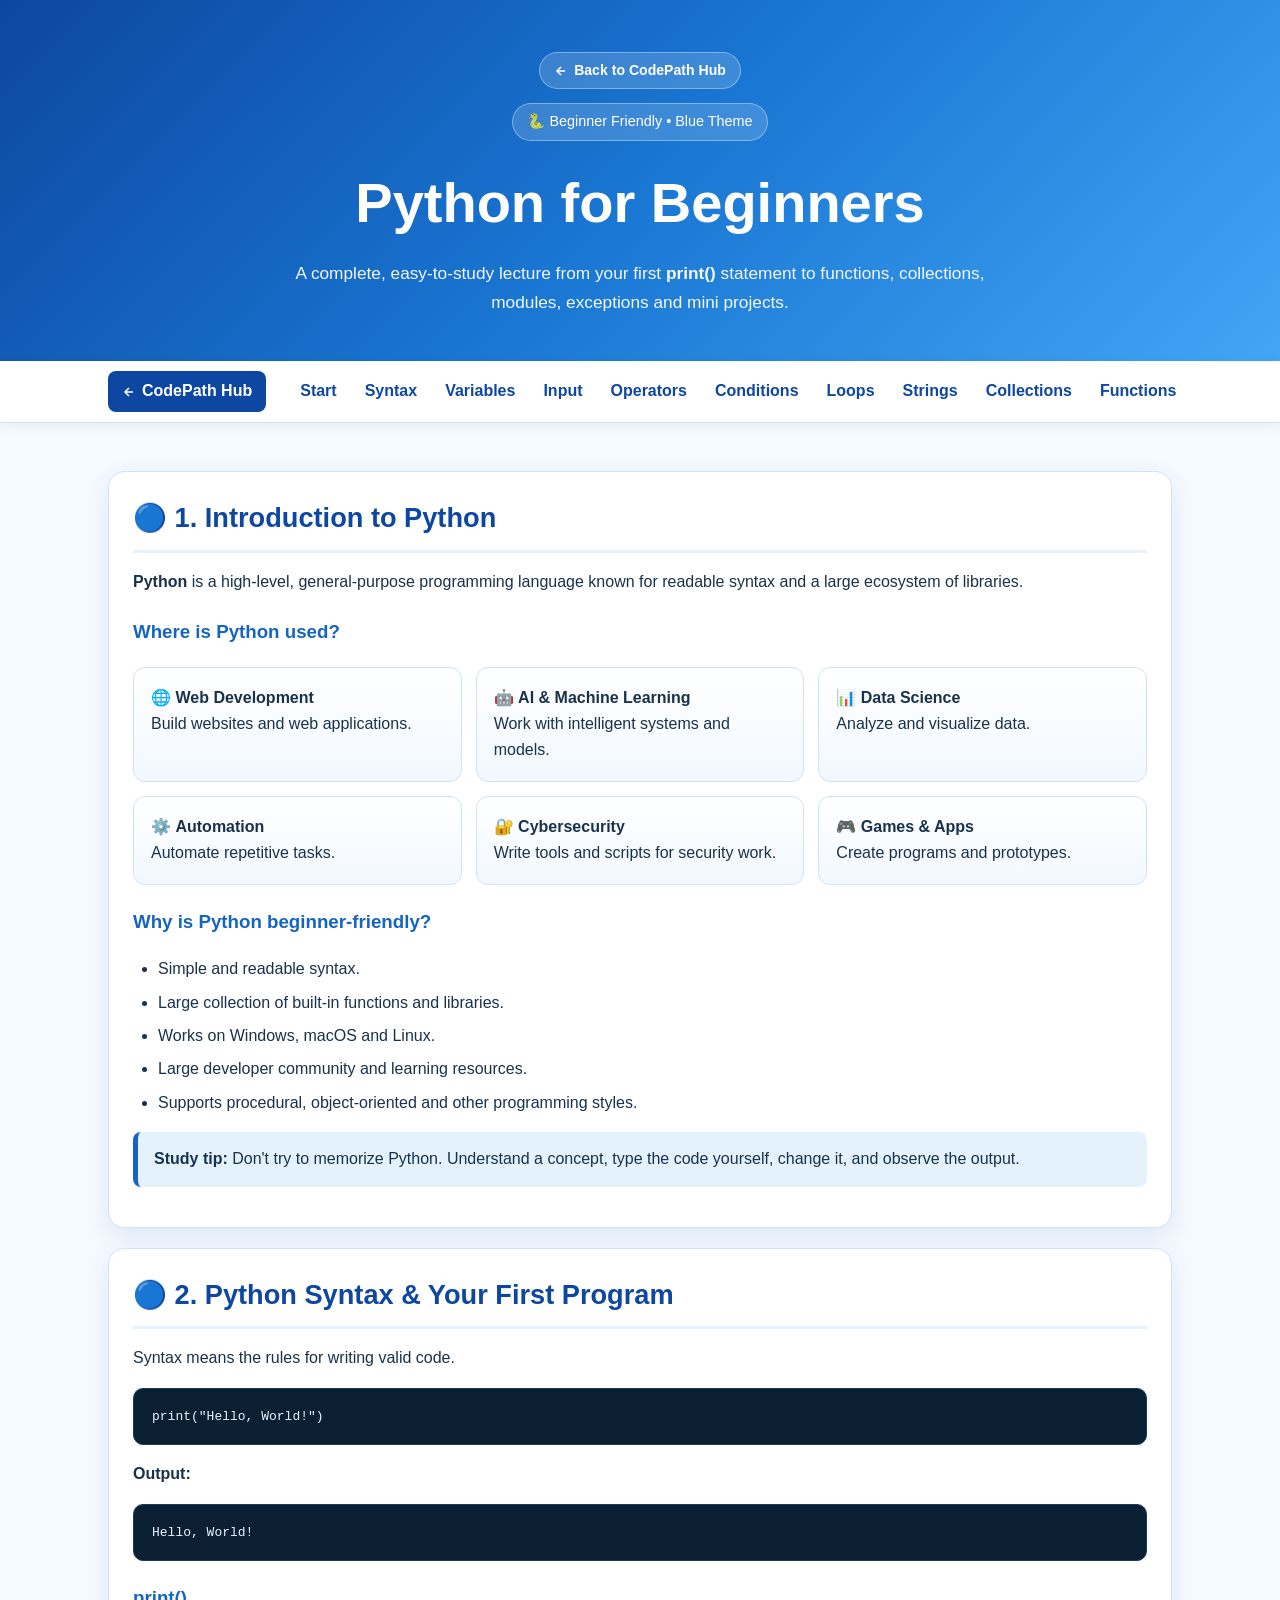
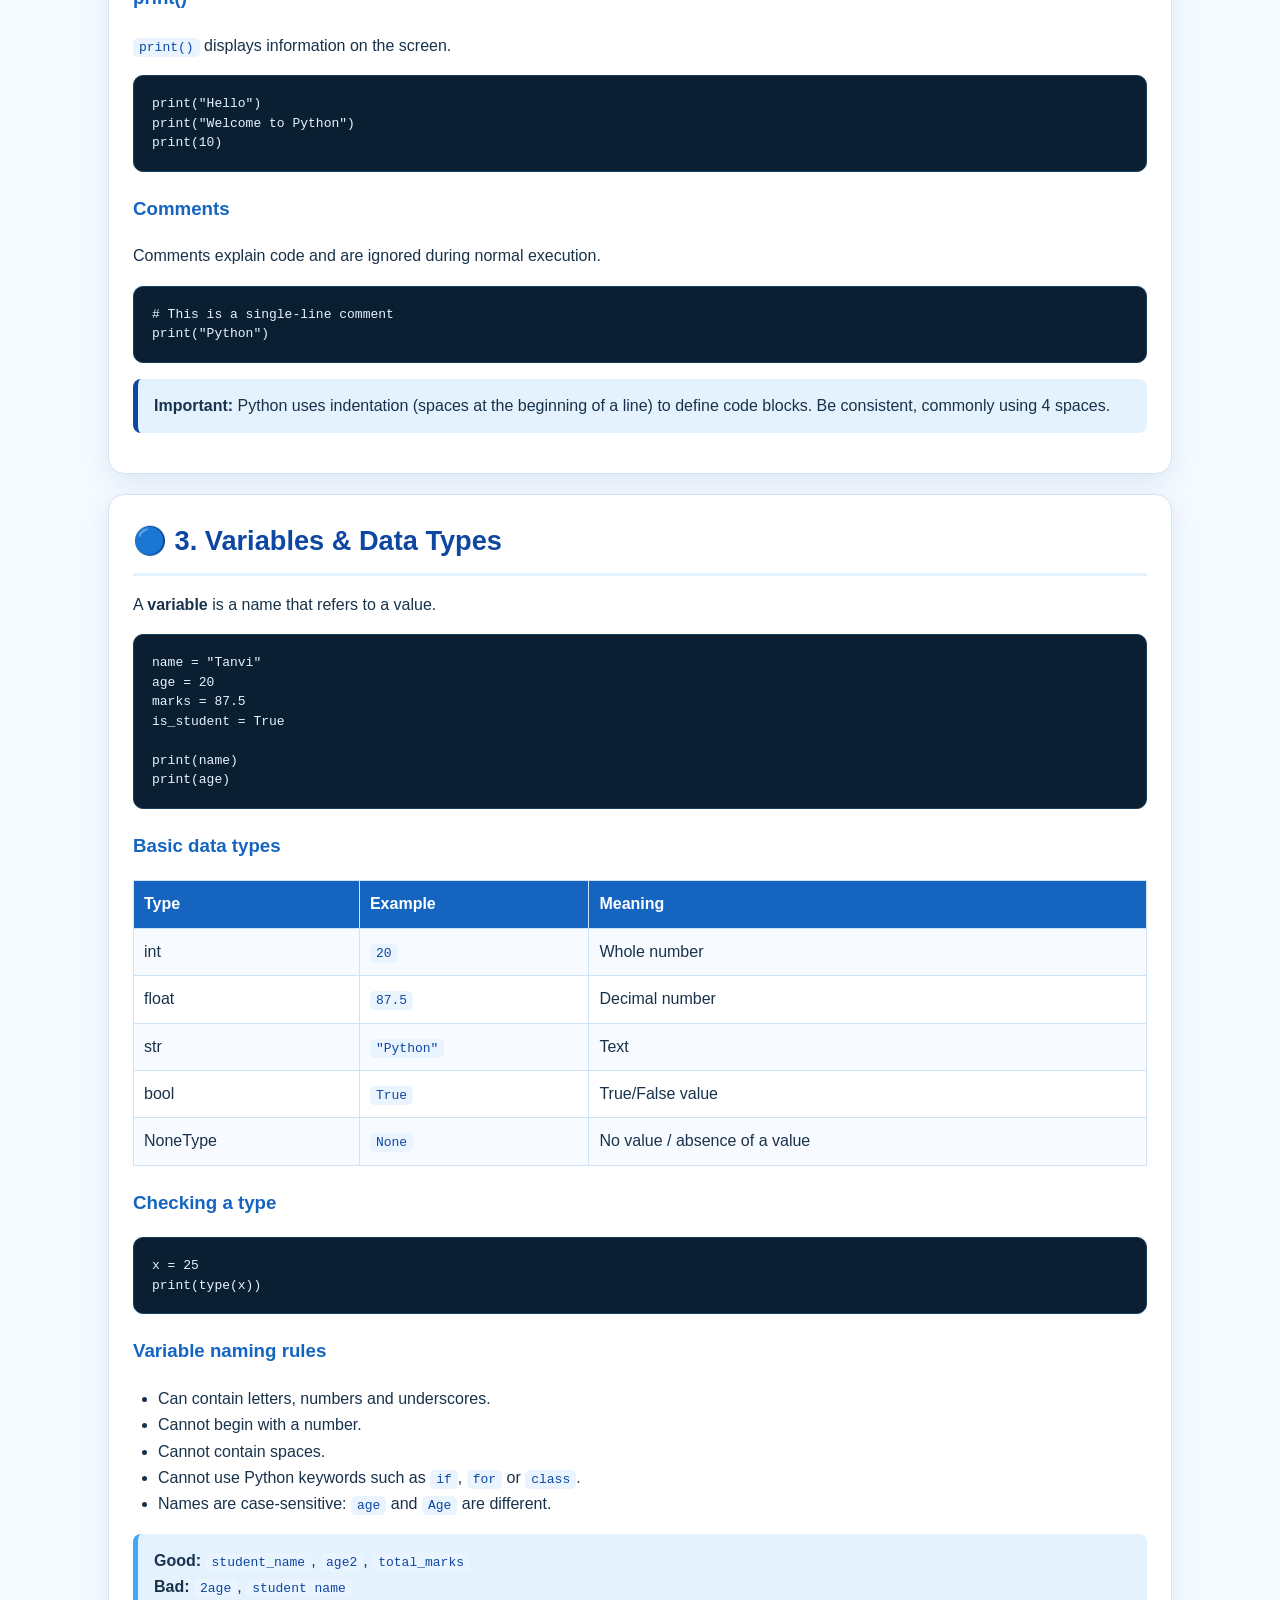
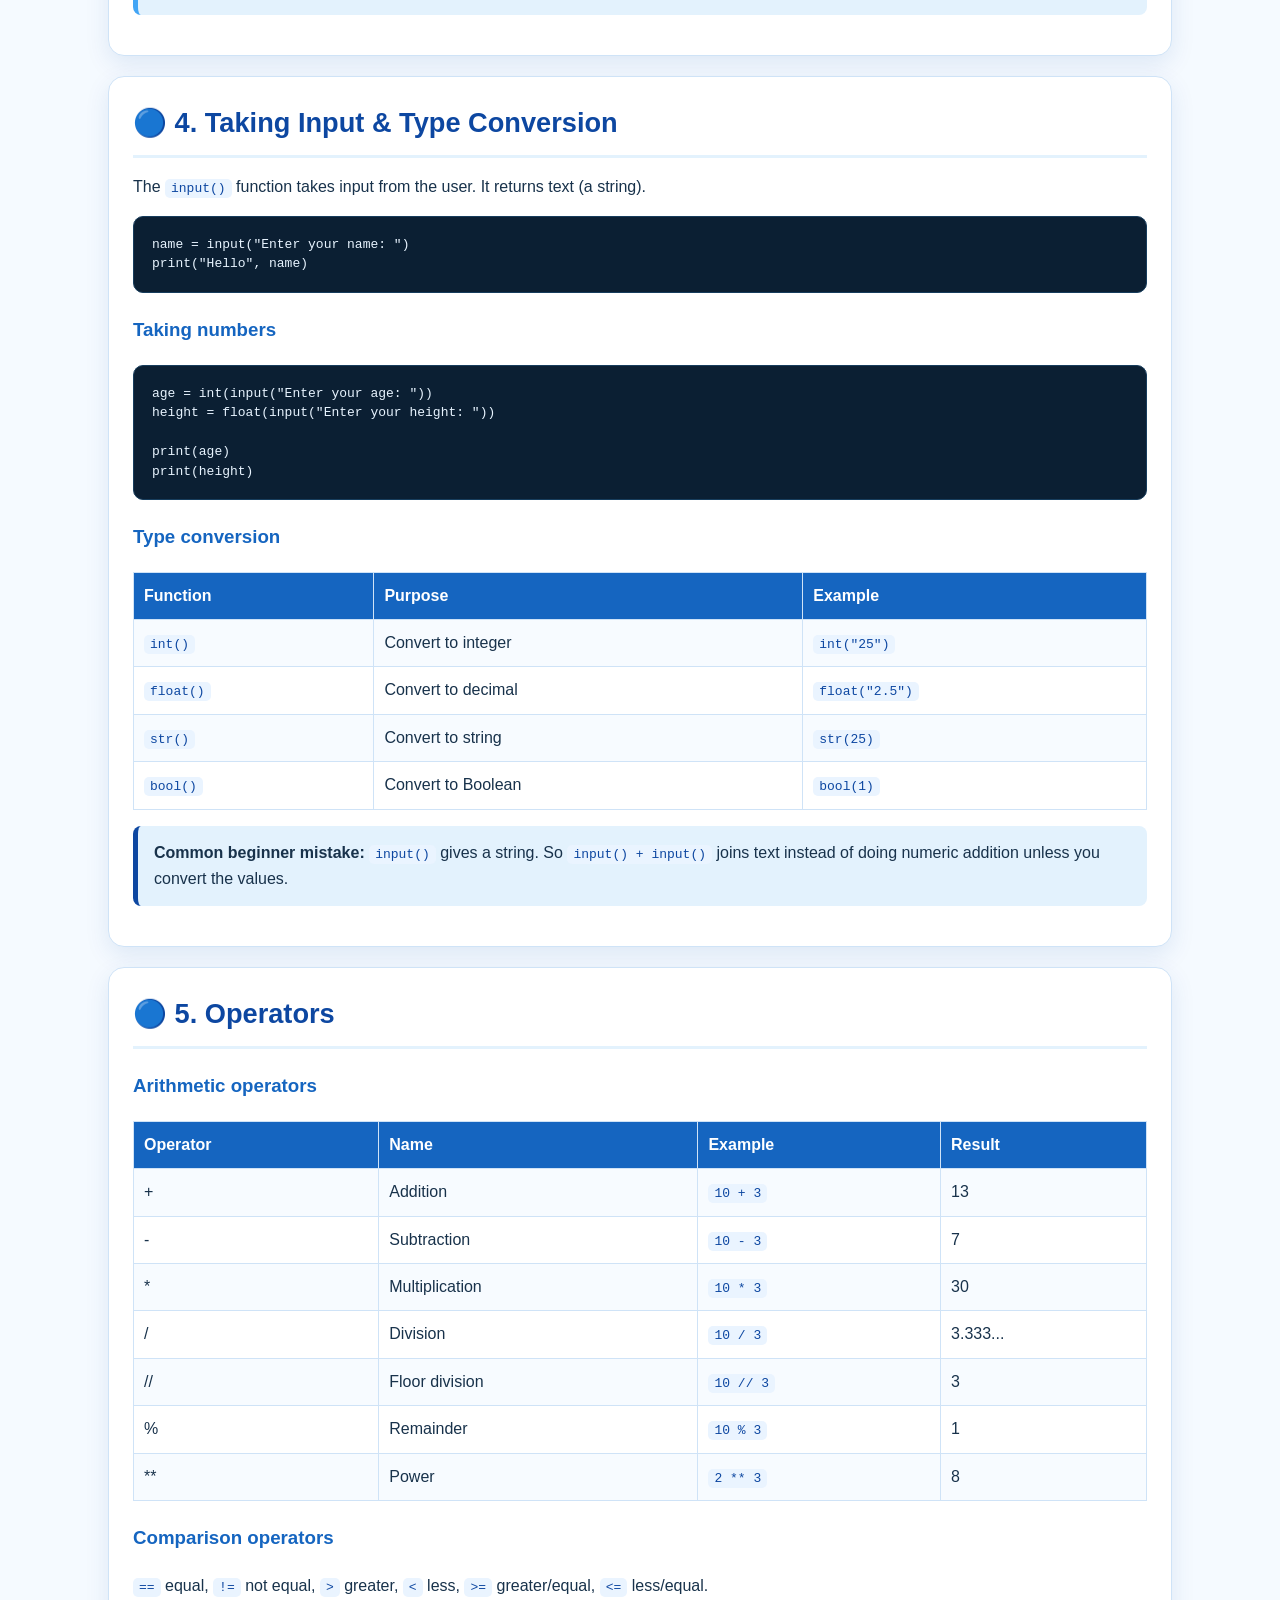
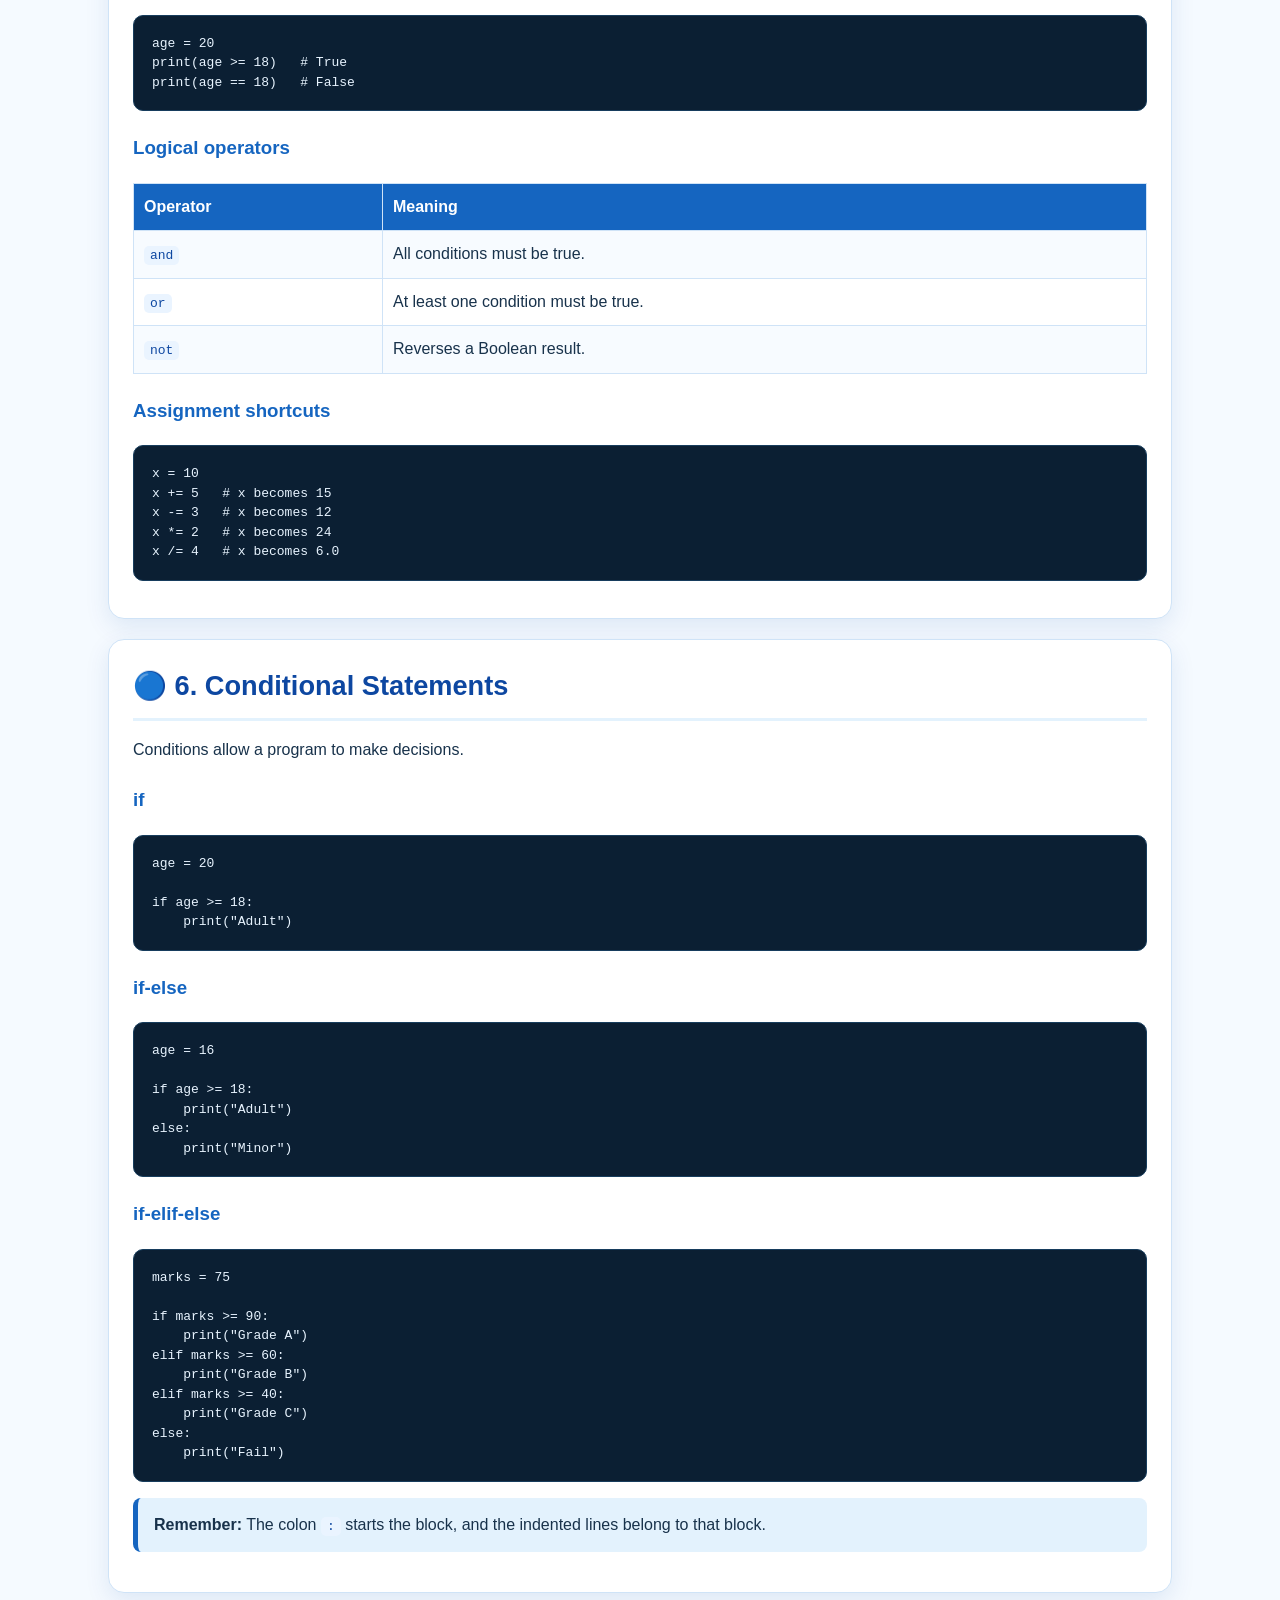
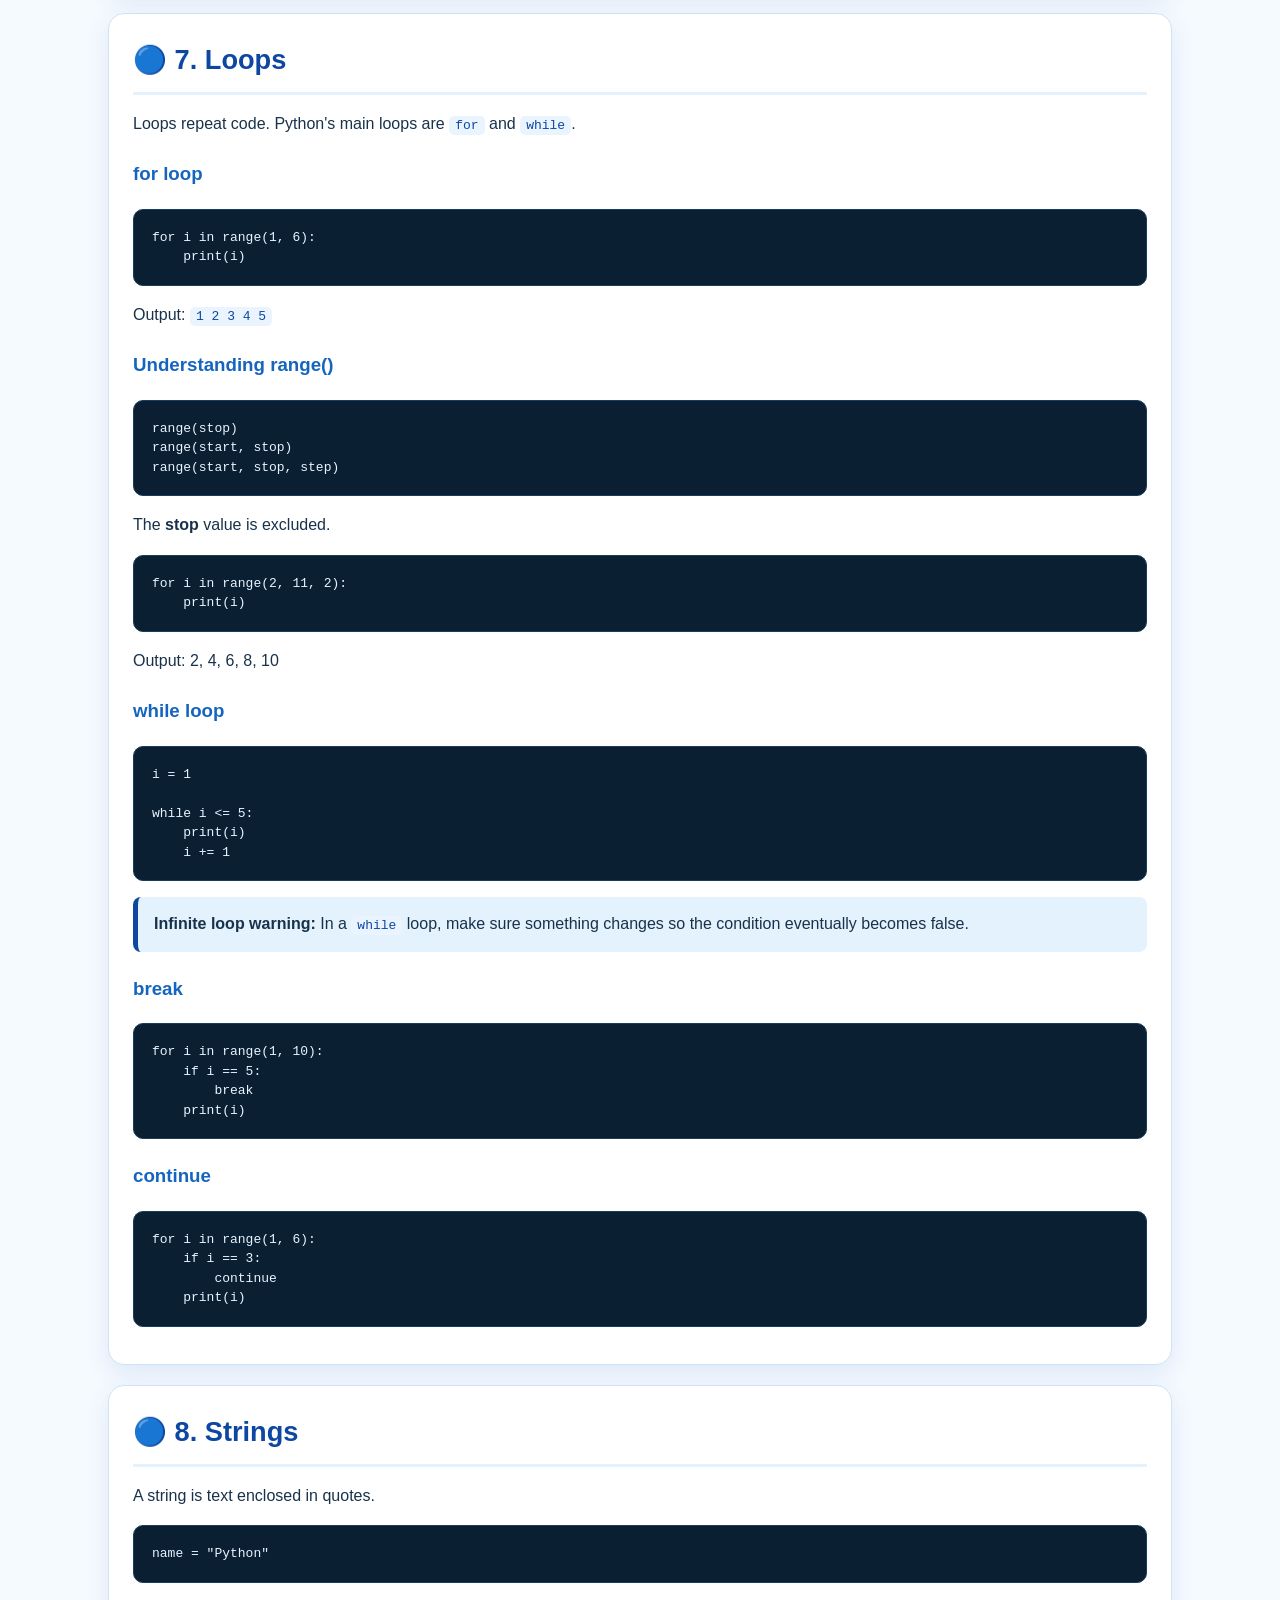
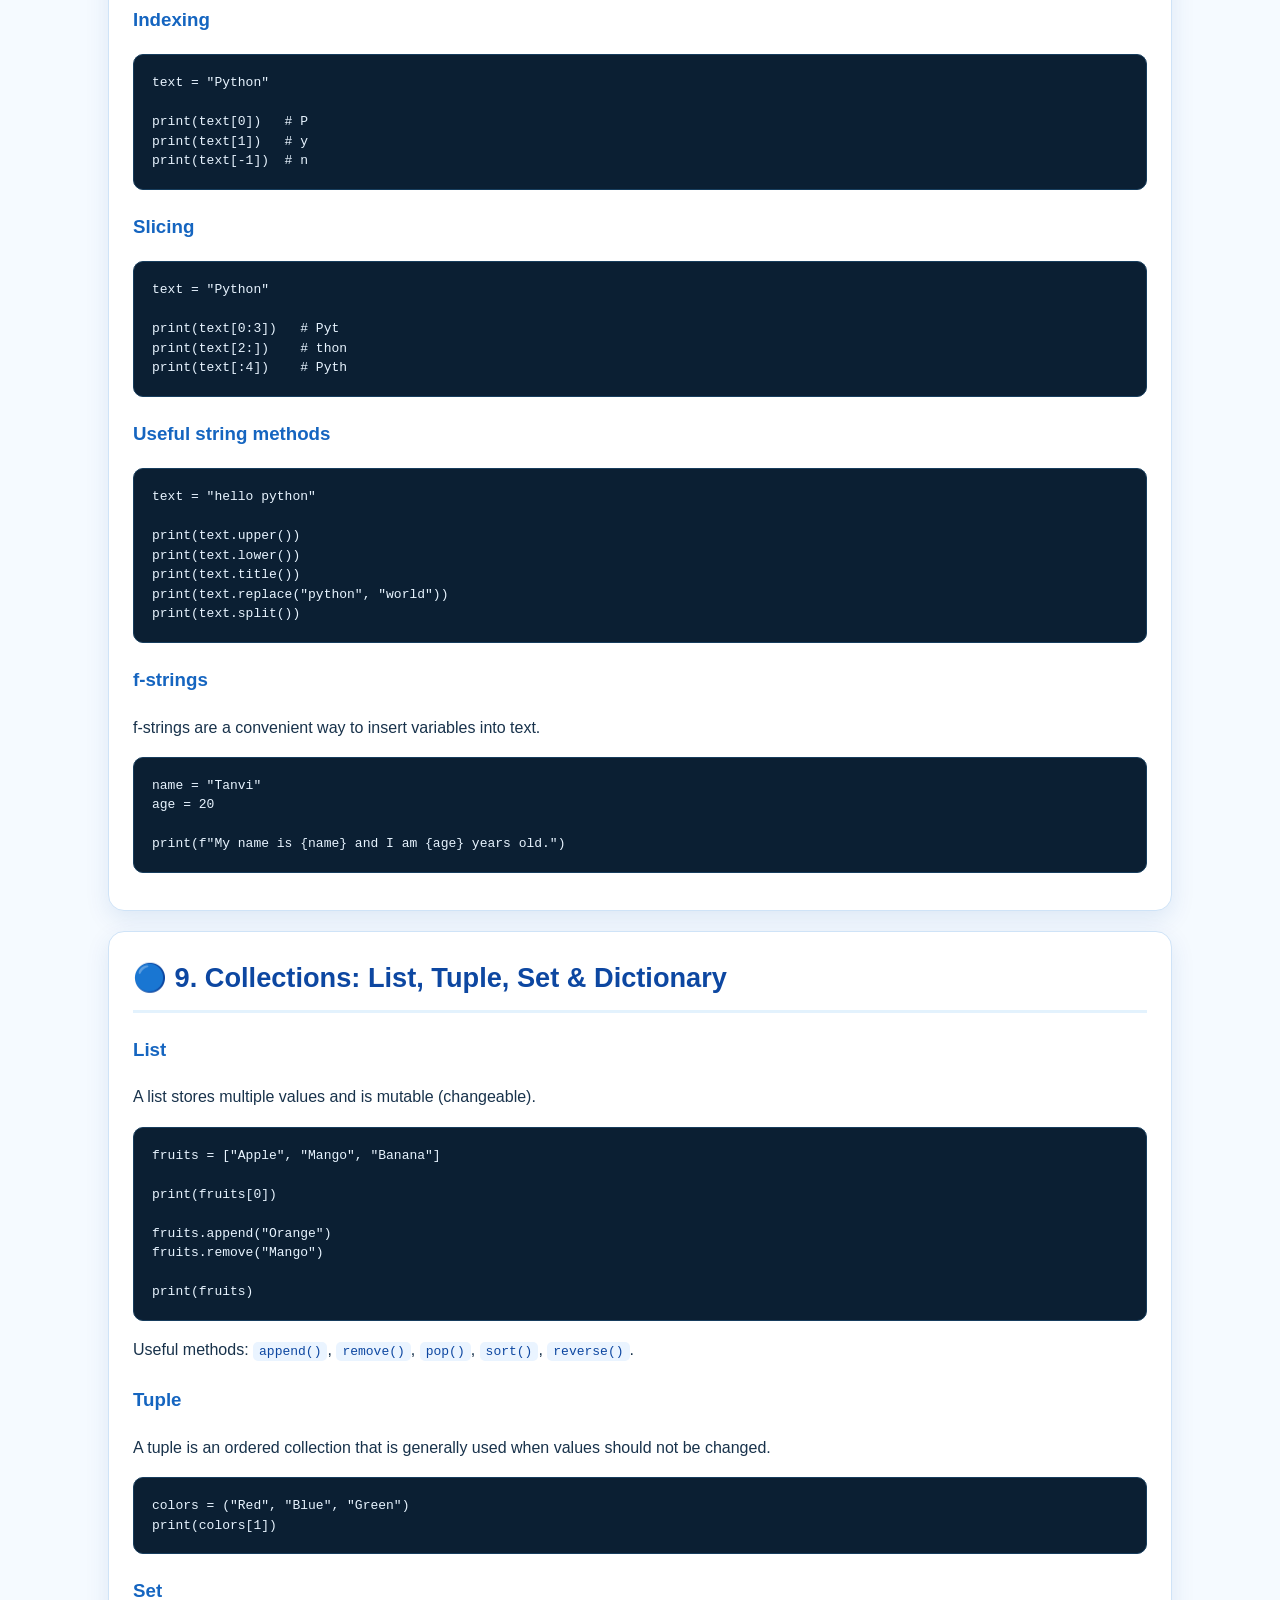
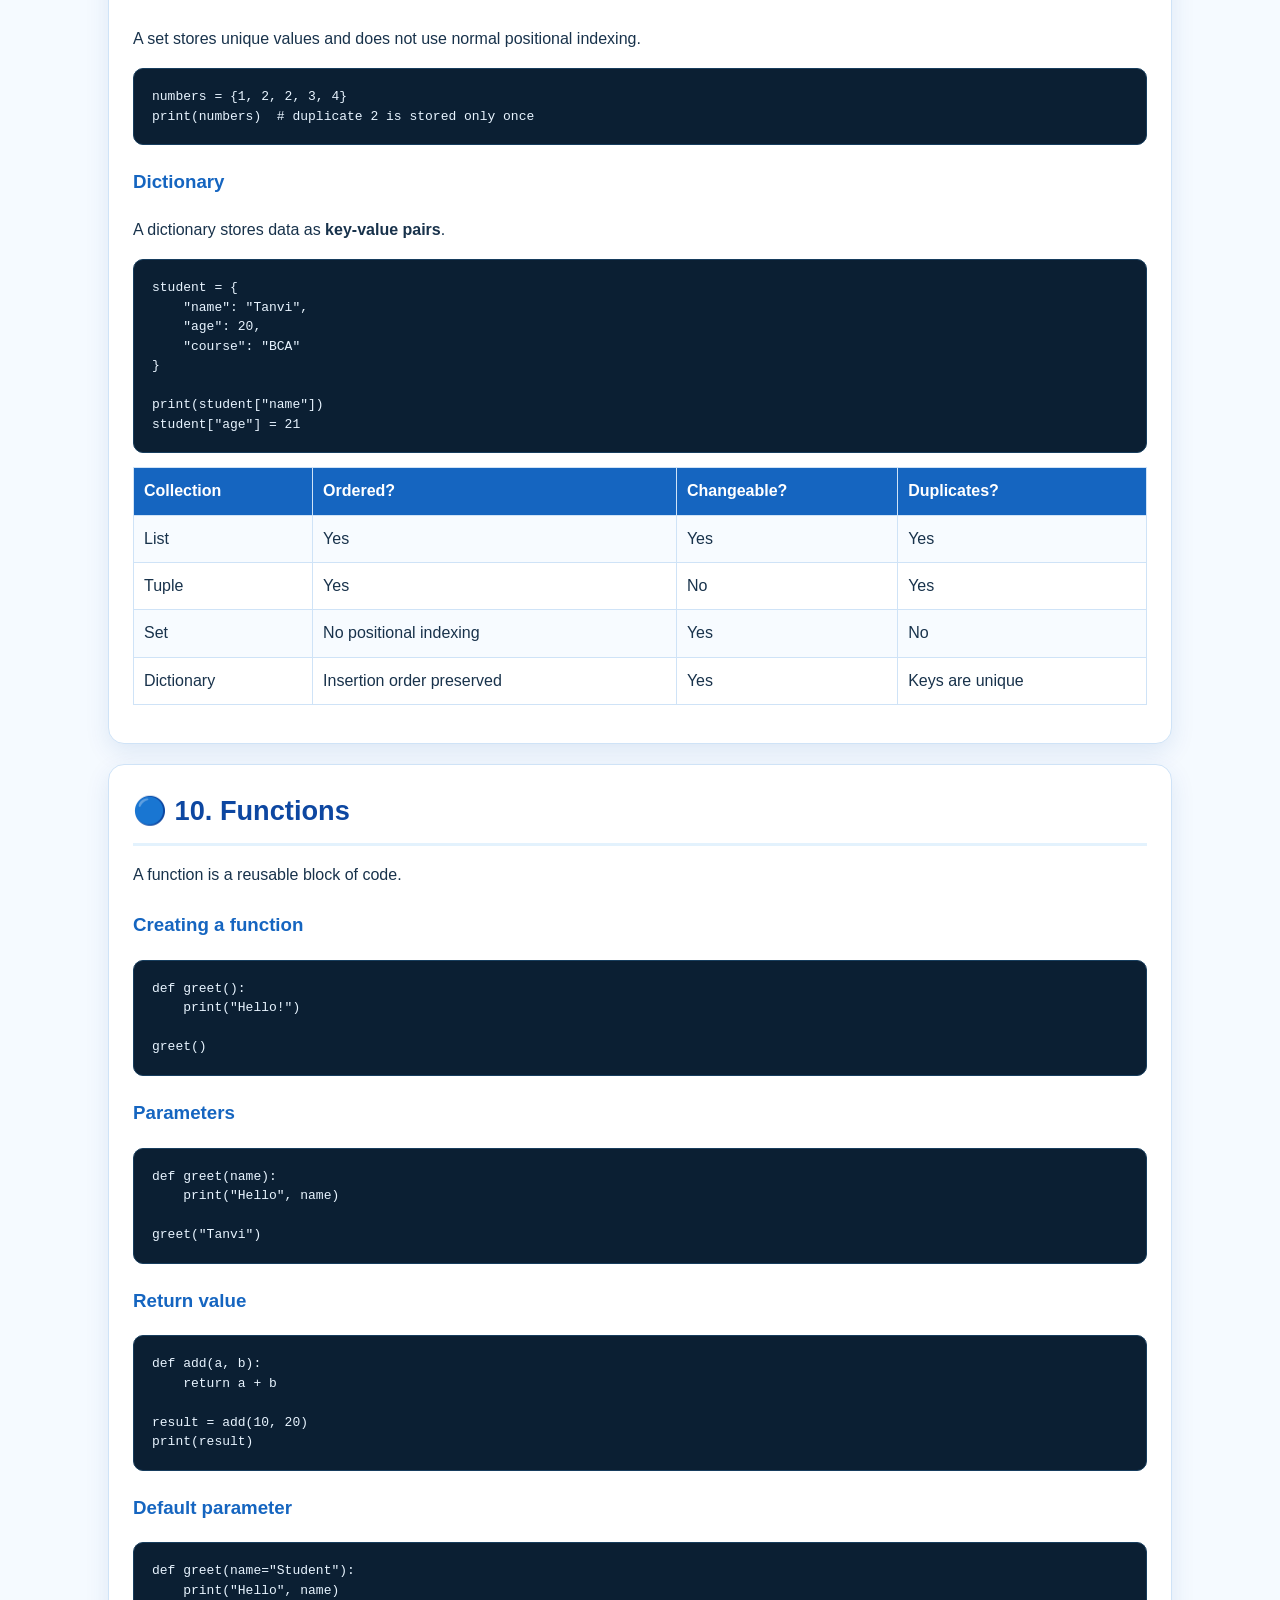
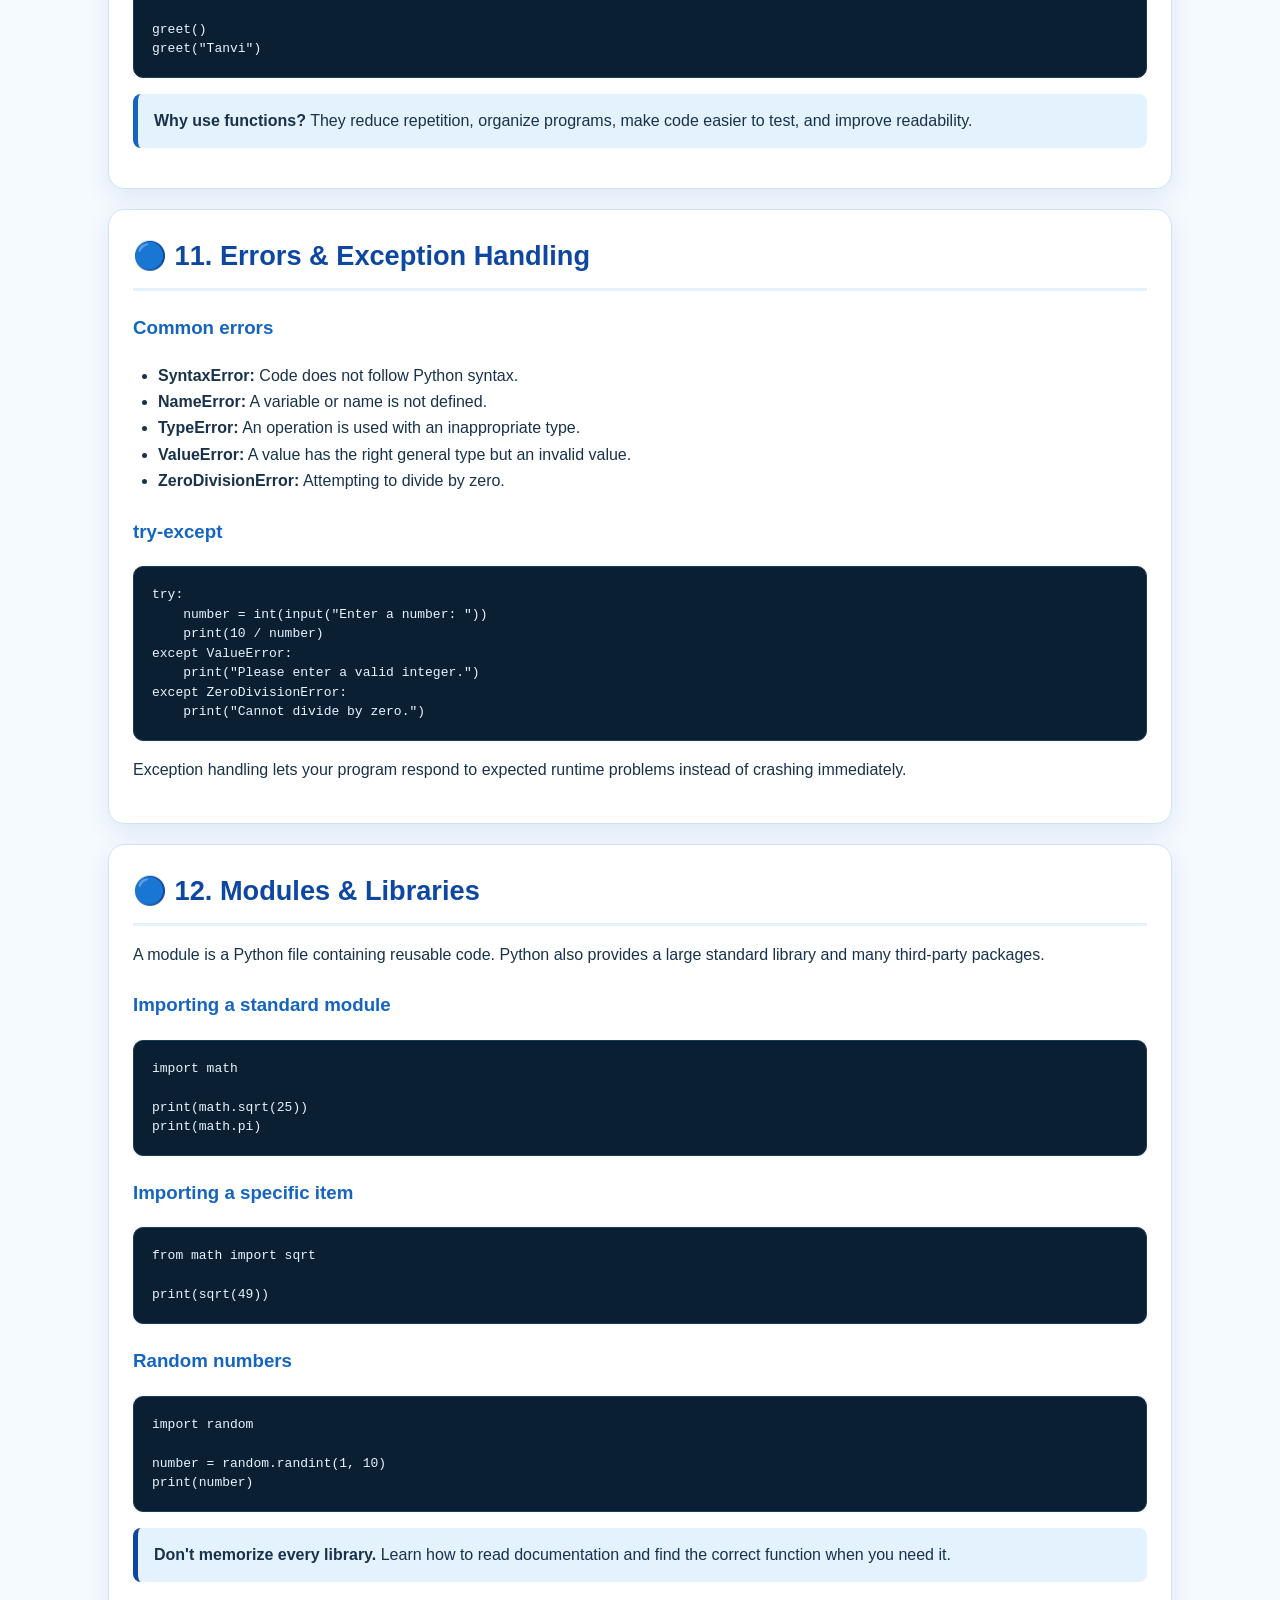
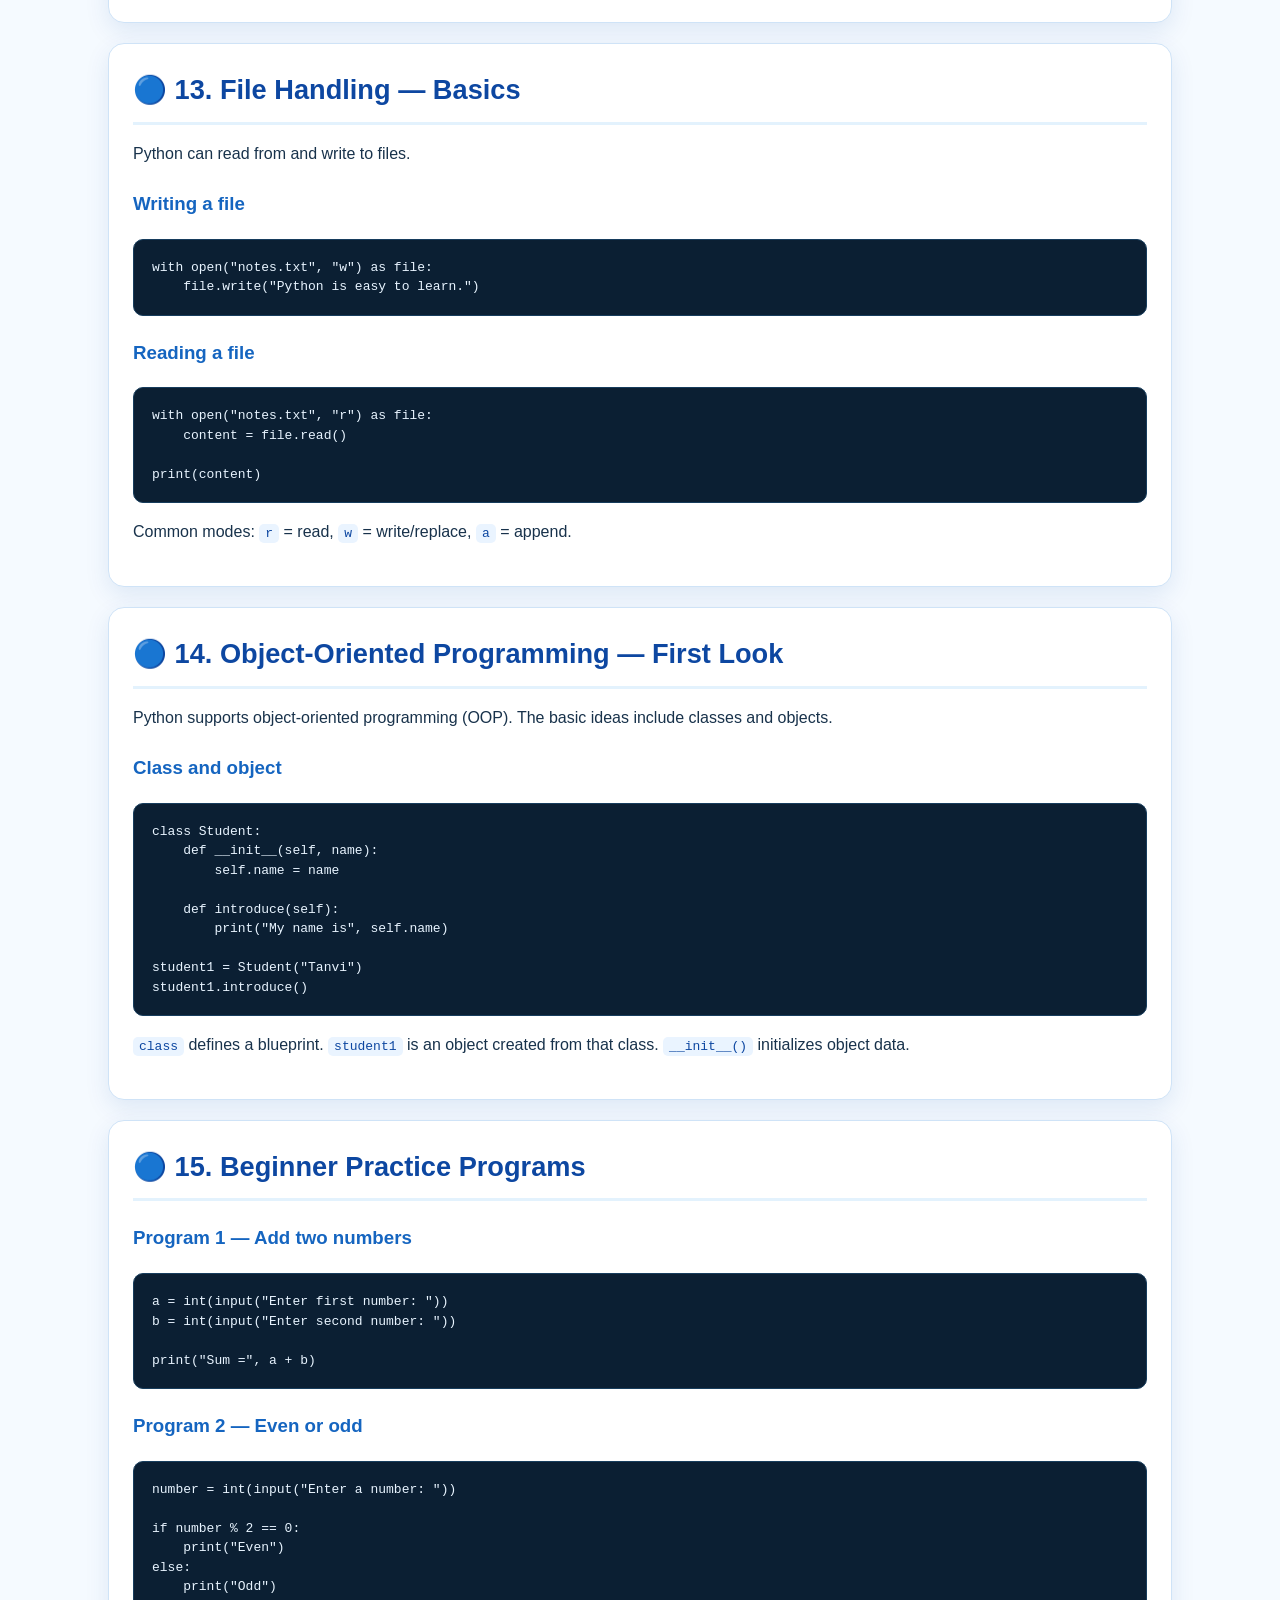
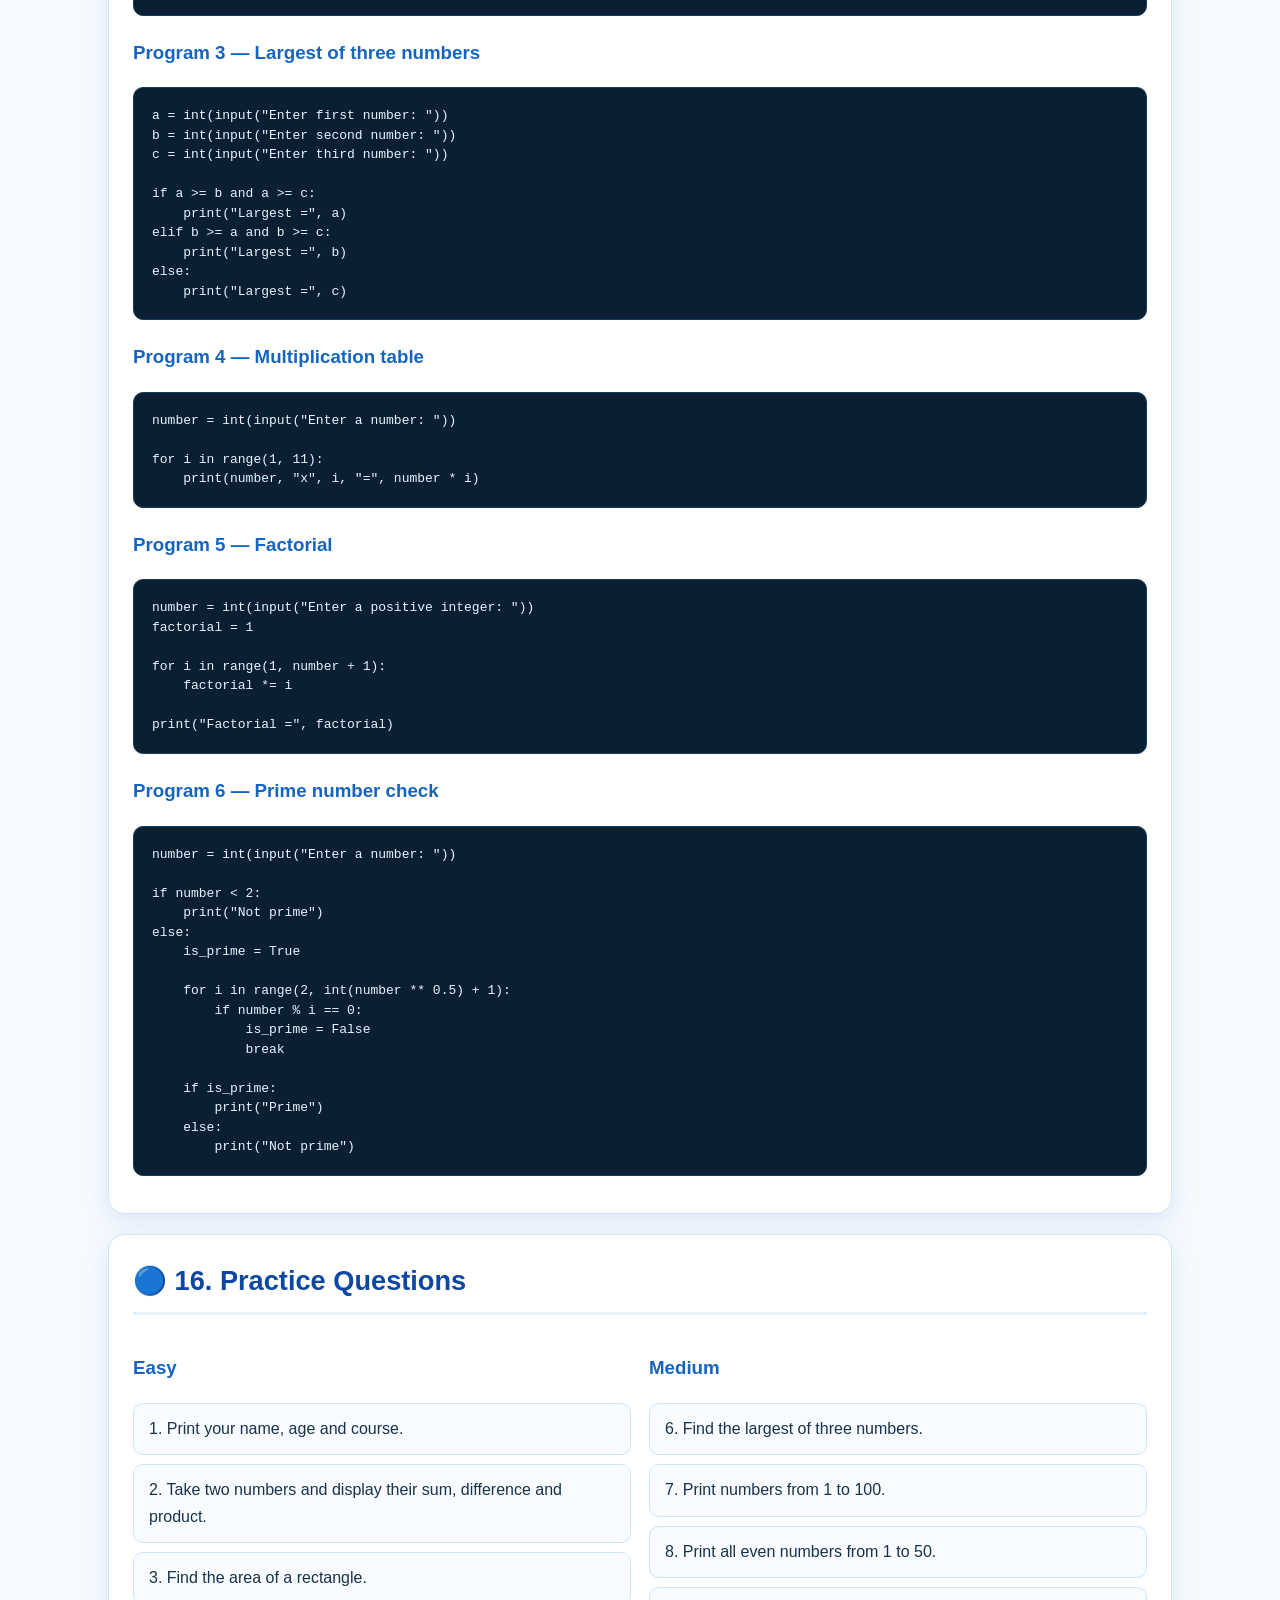
<file: Lessons/python.html>
<!DOCTYPE html>
<html lang="en">

<head>
    <meta charset="UTF-8">
    <meta name="viewport" content="width=device-width, initial-scale=1.0">
    <title>Python for Beginners - Full Lecture</title>
    <style>
        :root {
            --blue: #1565c0;
            --blue-dark: #0d47a1;
            --blue-light: #e3f2fd;
            --blue-pale: #f5faff;
            --text: #18324b;
            --muted: #5d7185;
            --white: #fff;
            --border: #cfe3f7;
            --code: #0b1f33;
            --shadow: 0 8px 24px rgba(13, 71, 161, .10);
        }

        * {
            box-sizing: border-box
        }

        html {
            scroll-behavior: smooth
        }

        body {
            margin: 0;
            font-family: Inter, Segoe UI, Arial, sans-serif;
            color: var(--text);
            background: var(--blue-pale);
            line-height: 1.65;
        }

        header {
            background: linear-gradient(135deg, #0d47a1, #1976d2, #42a5f5);
            color: white;
            padding: 52px 20px 45px;
            text-align: center;
        }

        header h1 {
            margin: 0;
            font-size: clamp(2rem, 5vw, 3.5rem)
        }

        header p {
            margin: 10px auto 0;
            max-width: 760px;
            font-size: 1.08rem;
            opacity: .95
        }

        .badge {
            display: inline-block;
            background: rgba(255, 255, 255, .16);
            border: 1px solid rgba(255, 255, 255, .35);
            padding: 6px 14px;
            border-radius: 999px;
            margin-bottom: 16px;
            font-size: .9rem
        }

        .container {
            max-width: 1100px;
            margin: auto;
            padding: 28px 18px 60px
        }

        nav {
            position: sticky;
            top: 0;
            z-index: 10;
            background: white;
            border-bottom: 1px solid var(--border);
            box-shadow: 0 3px 12px rgba(0, 0, 0, .06);
        }

        .nav-inner {
            max-width: 1100px;
            margin: auto;
            padding: 10px 18px;
            display: flex;
            gap: 8px;
            overflow-x: auto
        }

        nav a {
            color: var(--blue-dark);
            text-decoration: none;
            font-weight: 600;
            white-space: nowrap;
            padding: 7px 10px;
            border-radius: 8px
        }

        nav a:hover {
            background: var(--blue-light)
        }

        nav a.nav-home-btn {
            background: var(--blue-dark);
            color: white !important;
            display: inline-flex;
            align-items: center;
            gap: 6px;
            padding: 7px 14px;
            border-radius: 8px;
            transition: background 0.15s ease;
        }

        nav a.nav-home-btn:hover {
            background: var(--blue);
            color: white !important;
        }

        .nav-divider {
            display: inline-block;
            width: 1px;
            height: 24px;
            background: var(--border);
            margin: 4px 4px;
            vertical-align: middle;
        }

        .header-back-link {
            display: inline-flex;
            align-items: center;
            gap: 6px;
            color: white;
            text-decoration: none;
            background: rgba(255, 255, 255, .16);
            border: 1px solid rgba(255, 255, 255, .35);
            padding: 6px 14px;
            border-radius: 999px;
            font-size: .88rem;
            font-weight: 600;
            margin-bottom: 14px;
            transition: background .15s ease;
        }

        .header-back-link:hover {
            background: rgba(255, 255, 255, .28);
        }

        .card {
            background: white;
            border: 1px solid var(--border);
            border-radius: 16px;
            padding: 24px;
            margin: 20px 0;
            box-shadow: var(--shadow)
        }

        h2 {
            color: var(--blue-dark);
            font-size: 1.7rem;
            margin: 0 0 16px;
            padding-bottom: 9px;
            border-bottom: 3px solid var(--blue-light)
        }

        h3 {
            color: var(--blue);
            margin-top: 22px
        }

        h4 {
            color: var(--blue-dark)
        }

        .tip,
        .important,
        .example {
            border-left: 5px solid var(--blue);
            background: var(--blue-light);
            padding: 14px 16px;
            margin: 16px 0;
            border-radius: 8px
        }

        .important {
            border-left-color: #0d47a1
        }

        .example {
            border-left-color: #42a5f5
        }

        code {
            background: #eaf4ff;
            color: #0d47a1;
            padding: 2px 6px;
            border-radius: 5px
        }

        pre {
            background: var(--code);
            color: #e8f4ff;
            padding: 18px;
            border-radius: 10px;
            overflow: auto;
            line-height: 1.5;
            border: 1px solid #173d5d
        }

        pre code {
            background: none;
            color: inherit;
            padding: 0
        }

        table {
            width: 100%;
            border-collapse: collapse;
            margin: 14px 0;
            background: white
        }

        th,
        td {
            border: 1px solid var(--border);
            padding: 10px;
            text-align: left
        }

        th {
            background: var(--blue);
            color: white
        }

        tr:nth-child(even) {
            background: #f7fbff
        }

        ul,
        ol {
            padding-left: 25px
        }

        .checklist li {
            margin: 7px 0
        }

        .question {
            background: #f8fbff;
            border: 1px solid var(--border);
            border-radius: 10px;
            padding: 12px 15px;
            margin: 9px 0
        }

        .two {
            display: grid;
            grid-template-columns: repeat(2, 1fr);
            gap: 18px
        }

        .three {
            display: grid;
            grid-template-columns: repeat(3, 1fr);
            gap: 14px
        }

        .mini {
            background: linear-gradient(180deg, #fff, #f2f8ff);
            border: 1px solid var(--border);
            padding: 17px;
            border-radius: 12px
        }

        footer {
            text-align: center;
            color: var(--muted);
            padding: 30px
        }

        .small {
            color: var(--muted);
            font-size: .92rem
        }

        .highlight {
            color: var(--blue-dark);
            font-weight: 700
        }

        @media(max-width:720px) {

            .two,
            .three {
                grid-template-columns: 1fr
            }

            .card {
                padding: 18px
            }
        }
    </style>
</head>

<body>

    <header>
        <div>
            <a href="../index.html" class="header-back-link">
                <svg width="14" height="14" viewBox="0 0 24 24" fill="none" stroke="currentColor" stroke-width="2.5"><path d="M19 12H5M12 19l-7-7 7-7"/></svg>
                Back to CodePath Hub
            </a>
        </div>
        <div class="badge">🐍 Beginner Friendly • Blue Theme</div>
        <h1>Python for Beginners</h1>
        <p>A complete, easy-to-study lecture from your first <b>print()</b> statement to functions, collections,
            modules, exceptions and mini projects.</p>
    </header>

    <nav>
        <div class="nav-inner">
            <a href="../index.html" class="nav-home-btn">
                <svg width="14" height="14" viewBox="0 0 24 24" fill="none" stroke="currentColor" stroke-width="2.5"><path d="M19 12H5M12 19l-7-7 7-7"/></svg>
                CodePath Hub
            </a>
            <span class="nav-divider"></span>
            <a href="#start">Start</a><a href="#syntax">Syntax</a><a href="#variables">Variables</a>
            <a href="#input">Input</a><a href="#operators">Operators</a><a href="#conditions">Conditions</a>
            <a href="#loops">Loops</a><a href="#strings">Strings</a><a href="#collections">Collections</a>
            <a href="#functions">Functions</a><a href="#errors">Errors</a><a href="#modules">Modules</a>
            <a href="#practice">Practice</a>
        </div>
    </nav>

    <main class="container">

        <section id="start" class="card">
            <h2>🔵 1. Introduction to Python</h2>
            <p><b>Python</b> is a high-level, general-purpose programming language known for readable syntax and a large
                ecosystem of libraries.</p>
            <h3>Where is Python used?</h3>
            <div class="three">
                <div class="mini">🌐 <b>Web Development</b><br>Build websites and web applications.</div>
                <div class="mini">🤖 <b>AI & Machine Learning</b><br>Work with intelligent systems and models.</div>
                <div class="mini">📊 <b>Data Science</b><br>Analyze and visualize data.</div>
                <div class="mini">⚙️ <b>Automation</b><br>Automate repetitive tasks.</div>
                <div class="mini">🔐 <b>Cybersecurity</b><br>Write tools and scripts for security work.</div>
                <div class="mini">🎮 <b>Games & Apps</b><br>Create programs and prototypes.</div>
            </div>
            <h3>Why is Python beginner-friendly?</h3>
            <ul class="checklist">
                <li>Simple and readable syntax.</li>
                <li>Large collection of built-in functions and libraries.</li>
                <li>Works on Windows, macOS and Linux.</li>
                <li>Large developer community and learning resources.</li>
                <li>Supports procedural, object-oriented and other programming styles.</li>
            </ul>
            <div class="tip"><b>Study tip:</b> Don't try to memorize Python. Understand a concept, type the code
                yourself, change it, and observe the output.</div>
        </section>

        <section id="syntax" class="card">
            <h2>🔵 2. Python Syntax & Your First Program</h2>
            <p>Syntax means the rules for writing valid code.</p>
            <pre><code>print("Hello, World!")</code></pre>
            <p><b>Output:</b></p>
            <pre><code>Hello, World!</code></pre>
            <h3>print()</h3>
            <p><code>print()</code> displays information on the screen.</p>
            <pre><code>print("Hello")
print("Welcome to Python")
print(10)</code></pre>
            <h3>Comments</h3>
            <p>Comments explain code and are ignored during normal execution.</p>
            <pre><code># This is a single-line comment
print("Python")</code></pre>
            <div class="important"><b>Important:</b> Python uses indentation (spaces at the beginning of a line) to
                define code blocks. Be consistent, commonly using 4 spaces.</div>
        </section>

        <section id="variables" class="card">
            <h2>🔵 3. Variables & Data Types</h2>
            <p>A <b>variable</b> is a name that refers to a value.</p>
            <pre><code>name = "Tanvi"
age = 20
marks = 87.5
is_student = True

print(name)
print(age)</code></pre>
            <h3>Basic data types</h3>
            <table>
                <tr>
                    <th>Type</th>
                    <th>Example</th>
                    <th>Meaning</th>
                </tr>
                <tr>
                    <td>int</td>
                    <td><code>20</code></td>
                    <td>Whole number</td>
                </tr>
                <tr>
                    <td>float</td>
                    <td><code>87.5</code></td>
                    <td>Decimal number</td>
                </tr>
                <tr>
                    <td>str</td>
                    <td><code>"Python"</code></td>
                    <td>Text</td>
                </tr>
                <tr>
                    <td>bool</td>
                    <td><code>True</code></td>
                    <td>True/False value</td>
                </tr>
                <tr>
                    <td>NoneType</td>
                    <td><code>None</code></td>
                    <td>No value / absence of a value</td>
                </tr>
            </table>
            <h3>Checking a type</h3>
            <pre><code>x = 25
print(type(x))</code></pre>
            <h3>Variable naming rules</h3>
            <ul>
                <li>Can contain letters, numbers and underscores.</li>
                <li>Cannot begin with a number.</li>
                <li>Cannot contain spaces.</li>
                <li>Cannot use Python keywords such as <code>if</code>, <code>for</code> or <code>class</code>.</li>
                <li>Names are case-sensitive: <code>age</code> and <code>Age</code> are different.</li>
            </ul>
            <div class="example"><b>Good:</b> <code>student_name</code>, <code>age2</code>, <code>total_marks</code><br>
                <b>Bad:</b> <code>2age</code>, <code>student name</code>
            </div>
        </section>

        <section id="input" class="card">
            <h2>🔵 4. Taking Input & Type Conversion</h2>
            <p>The <code>input()</code> function takes input from the user. It returns text (a string).</p>
            <pre><code>name = input("Enter your name: ")
print("Hello", name)</code></pre>
            <h3>Taking numbers</h3>
            <pre><code>age = int(input("Enter your age: "))
height = float(input("Enter your height: "))

print(age)
print(height)</code></pre>
            <h3>Type conversion</h3>
            <table>
                <tr>
                    <th>Function</th>
                    <th>Purpose</th>
                    <th>Example</th>
                </tr>
                <tr>
                    <td><code>int()</code></td>
                    <td>Convert to integer</td>
                    <td><code>int("25")</code></td>
                </tr>
                <tr>
                    <td><code>float()</code></td>
                    <td>Convert to decimal</td>
                    <td><code>float("2.5")</code></td>
                </tr>
                <tr>
                    <td><code>str()</code></td>
                    <td>Convert to string</td>
                    <td><code>str(25)</code></td>
                </tr>
                <tr>
                    <td><code>bool()</code></td>
                    <td>Convert to Boolean</td>
                    <td><code>bool(1)</code></td>
                </tr>
            </table>
            <div class="important"><b>Common beginner mistake:</b> <code>input()</code> gives a string. So
                <code>input() + input()</code> joins text instead of doing numeric addition unless you convert the
                values.</div>
        </section>

        <section id="operators" class="card">
            <h2>🔵 5. Operators</h2>
            <h3>Arithmetic operators</h3>
            <table>
                <tr>
                    <th>Operator</th>
                    <th>Name</th>
                    <th>Example</th>
                    <th>Result</th>
                </tr>
                <tr>
                    <td>+</td>
                    <td>Addition</td>
                    <td><code>10 + 3</code></td>
                    <td>13</td>
                </tr>
                <tr>
                    <td>-</td>
                    <td>Subtraction</td>
                    <td><code>10 - 3</code></td>
                    <td>7</td>
                </tr>
                <tr>
                    <td>*</td>
                    <td>Multiplication</td>
                    <td><code>10 * 3</code></td>
                    <td>30</td>
                </tr>
                <tr>
                    <td>/</td>
                    <td>Division</td>
                    <td><code>10 / 3</code></td>
                    <td>3.333...</td>
                </tr>
                <tr>
                    <td>//</td>
                    <td>Floor division</td>
                    <td><code>10 // 3</code></td>
                    <td>3</td>
                </tr>
                <tr>
                    <td>%</td>
                    <td>Remainder</td>
                    <td><code>10 % 3</code></td>
                    <td>1</td>
                </tr>
                <tr>
                    <td>**</td>
                    <td>Power</td>
                    <td><code>2 ** 3</code></td>
                    <td>8</td>
                </tr>
            </table>
            <h3>Comparison operators</h3>
            <p><code>==</code> equal, <code>!=</code> not equal, <code>&gt;</code> greater, <code>&lt;</code> less,
                <code>&gt;=</code> greater/equal, <code>&lt;=</code> less/equal.</p>
            <pre><code>age = 20
print(age >= 18)   # True
print(age == 18)   # False</code></pre>
            <h3>Logical operators</h3>
            <table>
                <tr>
                    <th>Operator</th>
                    <th>Meaning</th>
                </tr>
                <tr>
                    <td><code>and</code></td>
                    <td>All conditions must be true.</td>
                </tr>
                <tr>
                    <td><code>or</code></td>
                    <td>At least one condition must be true.</td>
                </tr>
                <tr>
                    <td><code>not</code></td>
                    <td>Reverses a Boolean result.</td>
                </tr>
            </table>
            <h3>Assignment shortcuts</h3>
            <pre><code>x = 10
x += 5   # x becomes 15
x -= 3   # x becomes 12
x *= 2   # x becomes 24
x /= 4   # x becomes 6.0</code></pre>
        </section>

        <section id="conditions" class="card">
            <h2>🔵 6. Conditional Statements</h2>
            <p>Conditions allow a program to make decisions.</p>
            <h3>if</h3>
            <pre><code>age = 20

if age >= 18:
    print("Adult")</code></pre>
            <h3>if-else</h3>
            <pre><code>age = 16

if age >= 18:
    print("Adult")
else:
    print("Minor")</code></pre>
            <h3>if-elif-else</h3>
            <pre><code>marks = 75

if marks >= 90:
    print("Grade A")
elif marks >= 60:
    print("Grade B")
elif marks >= 40:
    print("Grade C")
else:
    print("Fail")</code></pre>
            <div class="tip"><b>Remember:</b> The colon <code>:</code> starts the block, and the indented lines belong
                to that block.</div>
        </section>

        <section id="loops" class="card">
            <h2>🔵 7. Loops</h2>
            <p>Loops repeat code. Python's main loops are <code>for</code> and <code>while</code>.</p>
            <h3>for loop</h3>
            <pre><code>for i in range(1, 6):
    print(i)</code></pre>
            <p>Output: <code>1 2 3 4 5</code></p>
            <h3>Understanding range()</h3>
            <pre><code>range(stop)
range(start, stop)
range(start, stop, step)</code></pre>
            <p>The <b>stop</b> value is excluded.</p>
            <pre><code>for i in range(2, 11, 2):
    print(i)</code></pre>
            <p>Output: 2, 4, 6, 8, 10</p>
            <h3>while loop</h3>
            <pre><code>i = 1

while i <= 5:
    print(i)
    i += 1</code></pre>
            <div class="important"><b>Infinite loop warning:</b> In a <code>while</code> loop, make sure something
                changes so the condition eventually becomes false.</div>
            <h3>break</h3>
            <pre><code>for i in range(1, 10):
    if i == 5:
        break
    print(i)</code></pre>
            <h3>continue</h3>
            <pre><code>for i in range(1, 6):
    if i == 3:
        continue
    print(i)</code></pre>
        </section>

        <section id="strings" class="card">
            <h2>🔵 8. Strings</h2>
            <p>A string is text enclosed in quotes.</p>
            <pre><code>name = "Python"</code></pre>
            <h3>Indexing</h3>
            <pre><code>text = "Python"

print(text[0])   # P
print(text[1])   # y
print(text[-1])  # n</code></pre>
            <h3>Slicing</h3>
            <pre><code>text = "Python"

print(text[0:3])   # Pyt
print(text[2:])    # thon
print(text[:4])    # Pyth</code></pre>
            <h3>Useful string methods</h3>
            <pre><code>text = "hello python"

print(text.upper())
print(text.lower())
print(text.title())
print(text.replace("python", "world"))
print(text.split())</code></pre>
            <h3>f-strings</h3>
            <p>f-strings are a convenient way to insert variables into text.</p>
            <pre><code>name = "Tanvi"
age = 20

print(f"My name is {name} and I am {age} years old.")</code></pre>
        </section>

        <section id="collections" class="card">
            <h2>🔵 9. Collections: List, Tuple, Set & Dictionary</h2>

            <h3>List</h3>
            <p>A list stores multiple values and is mutable (changeable).</p>
            <pre><code>fruits = ["Apple", "Mango", "Banana"]

print(fruits[0])

fruits.append("Orange")
fruits.remove("Mango")

print(fruits)</code></pre>
            <p>Useful methods: <code>append()</code>, <code>remove()</code>, <code>pop()</code>, <code>sort()</code>,
                <code>reverse()</code>.</p>

            <h3>Tuple</h3>
            <p>A tuple is an ordered collection that is generally used when values should not be changed.</p>
            <pre><code>colors = ("Red", "Blue", "Green")
print(colors[1])</code></pre>

            <h3>Set</h3>
            <p>A set stores unique values and does not use normal positional indexing.</p>
            <pre><code>numbers = {1, 2, 2, 3, 4}
print(numbers)  # duplicate 2 is stored only once</code></pre>

            <h3>Dictionary</h3>
            <p>A dictionary stores data as <b>key-value pairs</b>.</p>
            <pre><code>student = {
    "name": "Tanvi",
    "age": 20,
    "course": "BCA"
}

print(student["name"])
student["age"] = 21</code></pre>

            <table>
                <tr>
                    <th>Collection</th>
                    <th>Ordered?</th>
                    <th>Changeable?</th>
                    <th>Duplicates?</th>
                </tr>
                <tr>
                    <td>List</td>
                    <td>Yes</td>
                    <td>Yes</td>
                    <td>Yes</td>
                </tr>
                <tr>
                    <td>Tuple</td>
                    <td>Yes</td>
                    <td>No</td>
                    <td>Yes</td>
                </tr>
                <tr>
                    <td>Set</td>
                    <td>No positional indexing</td>
                    <td>Yes</td>
                    <td>No</td>
                </tr>
                <tr>
                    <td>Dictionary</td>
                    <td>Insertion order preserved</td>
                    <td>Yes</td>
                    <td>Keys are unique</td>
                </tr>
            </table>
        </section>

        <section id="functions" class="card">
            <h2>🔵 10. Functions</h2>
            <p>A function is a reusable block of code.</p>
            <h3>Creating a function</h3>
            <pre><code>def greet():
    print("Hello!")

greet()</code></pre>
            <h3>Parameters</h3>
            <pre><code>def greet(name):
    print("Hello", name)

greet("Tanvi")</code></pre>
            <h3>Return value</h3>
            <pre><code>def add(a, b):
    return a + b

result = add(10, 20)
print(result)</code></pre>
            <h3>Default parameter</h3>
            <pre><code>def greet(name="Student"):
    print("Hello", name)

greet()
greet("Tanvi")</code></pre>
            <div class="tip"><b>Why use functions?</b> They reduce repetition, organize programs, make code easier to
                test, and improve readability.</div>
        </section>

        <section id="errors" class="card">
            <h2>🔵 11. Errors & Exception Handling</h2>
            <h3>Common errors</h3>
            <ul>
                <li><b>SyntaxError:</b> Code does not follow Python syntax.</li>
                <li><b>NameError:</b> A variable or name is not defined.</li>
                <li><b>TypeError:</b> An operation is used with an inappropriate type.</li>
                <li><b>ValueError:</b> A value has the right general type but an invalid value.</li>
                <li><b>ZeroDivisionError:</b> Attempting to divide by zero.</li>
            </ul>
            <h3>try-except</h3>
            <pre><code>try:
    number = int(input("Enter a number: "))
    print(10 / number)
except ValueError:
    print("Please enter a valid integer.")
except ZeroDivisionError:
    print("Cannot divide by zero.")</code></pre>
            <p>Exception handling lets your program respond to expected runtime problems instead of crashing
                immediately.</p>
        </section>

        <section id="modules" class="card">
            <h2>🔵 12. Modules & Libraries</h2>
            <p>A module is a Python file containing reusable code. Python also provides a large standard library and
                many third-party packages.</p>
            <h3>Importing a standard module</h3>
            <pre><code>import math

print(math.sqrt(25))
print(math.pi)</code></pre>
            <h3>Importing a specific item</h3>
            <pre><code>from math import sqrt

print(sqrt(49))</code></pre>
            <h3>Random numbers</h3>
            <pre><code>import random

number = random.randint(1, 10)
print(number)</code></pre>
            <div class="important"><b>Don't memorize every library.</b> Learn how to read documentation and find the
                correct function when you need it.</div>
        </section>

        <section class="card">
            <h2>🔵 13. File Handling — Basics</h2>
            <p>Python can read from and write to files.</p>
            <h3>Writing a file</h3>
            <pre><code>with open("notes.txt", "w") as file:
    file.write("Python is easy to learn.")</code></pre>
            <h3>Reading a file</h3>
            <pre><code>with open("notes.txt", "r") as file:
    content = file.read()

print(content)</code></pre>
            <p>Common modes: <code>r</code> = read, <code>w</code> = write/replace, <code>a</code> = append.</p>
        </section>

        <section class="card">
            <h2>🔵 14. Object-Oriented Programming — First Look</h2>
            <p>Python supports object-oriented programming (OOP). The basic ideas include classes and objects.</p>
            <h3>Class and object</h3>
            <pre><code>class Student:
    def __init__(self, name):
        self.name = name

    def introduce(self):
        print("My name is", self.name)

student1 = Student("Tanvi")
student1.introduce()</code></pre>
            <p><code>class</code> defines a blueprint. <code>student1</code> is an object created from that class.
                <code>__init__()</code> initializes object data.</p>
        </section>

        <section id="practice" class="card">
            <h2>🔵 15. Beginner Practice Programs</h2>
            <h3>Program 1 — Add two numbers</h3>
            <pre><code>a = int(input("Enter first number: "))
b = int(input("Enter second number: "))

print("Sum =", a + b)</code></pre>

            <h3>Program 2 — Even or odd</h3>
            <pre><code>number = int(input("Enter a number: "))

if number % 2 == 0:
    print("Even")
else:
    print("Odd")</code></pre>

            <h3>Program 3 — Largest of three numbers</h3>
            <pre><code>a = int(input("Enter first number: "))
b = int(input("Enter second number: "))
c = int(input("Enter third number: "))

if a >= b and a >= c:
    print("Largest =", a)
elif b >= a and b >= c:
    print("Largest =", b)
else:
    print("Largest =", c)</code></pre>

            <h3>Program 4 — Multiplication table</h3>
            <pre><code>number = int(input("Enter a number: "))

for i in range(1, 11):
    print(number, "x", i, "=", number * i)</code></pre>

            <h3>Program 5 — Factorial</h3>
            <pre><code>number = int(input("Enter a positive integer: "))
factorial = 1

for i in range(1, number + 1):
    factorial *= i

print("Factorial =", factorial)</code></pre>

            <h3>Program 6 — Prime number check</h3>
            <pre><code>number = int(input("Enter a number: "))

if number < 2:
    print("Not prime")
else:
    is_prime = True

    for i in range(2, int(number ** 0.5) + 1):
        if number % i == 0:
            is_prime = False
            break

    if is_prime:
        print("Prime")
    else:
        print("Not prime")</code></pre>
        </section>

        <section class="card">
            <h2>🔵 16. Practice Questions</h2>
            <div class="two">
                <div>
                    <h3>Easy</h3>
                    <div class="question">1. Print your name, age and course.</div>
                    <div class="question">2. Take two numbers and display their sum, difference and product.</div>
                    <div class="question">3. Find the area of a rectangle.</div>
                    <div class="question">4. Convert Celsius to Fahrenheit.</div>
                    <div class="question">5. Check whether a number is positive, negative or zero.</div>
                </div>
                <div>
                    <h3>Medium</h3>
                    <div class="question">6. Find the largest of three numbers.</div>
                    <div class="question">7. Print numbers from 1 to 100.</div>
                    <div class="question">8. Print all even numbers from 1 to 50.</div>
                    <div class="question">9. Find the sum of numbers from 1 to 100.</div>
                    <div class="question">10. Count the vowels in a string.</div>
                </div>
            </div>
            <h3>Challenge</h3>
            <div class="question">11. Reverse a string without using a built-in reverse function.</div>
            <div class="question">12. Check whether a word is a palindrome.</div>
            <div class="question">13. Find the largest value in a list.</div>
            <div class="question">14. Count how many times each character appears in a string using a dictionary.</div>
            <div class="question">15. Create a simple student marks program that calculates total, percentage and grade.
            </div>
        </section>

        <section class="card">
            <h2>🔵 17. Mini Project Ideas</h2>
            <div class="three">
                <div class="mini"><b>🧮 Calculator</b><br>Use input, operators and functions.</div>
                <div class="mini"><b>🎯 Number Guessing Game</b><br>Use random numbers, loops and conditions.</div>
                <div class="mini"><b>📝 To-Do List</b><br>Use lists and functions; later add file storage.</div>
                <div class="mini"><b>🎓 Student Grade System</b><br>Use dictionaries, conditions and functions.</div>
                <div class="mini"><b>🔐 Password Generator</b><br>Practice strings and the random module.</div>
                <div class="mini"><b>💰 Expense Tracker</b><br>Store expenses and calculate totals.</div>
            </div>
        </section>

        <section class="card">
            <h2>🔵 18. Quick Revision Sheet</h2>
            <table>
                <tr>
                    <th>Concept</th>
                    <th>Remember</th>
                </tr>
                <tr>
                    <td>Output</td>
                    <td><code>print()</code></td>
                </tr>
                <tr>
                    <td>Input</td>
                    <td><code>input()</code></td>
                </tr>
                <tr>
                    <td>Variable</td>
                    <td><code>name = "Tanvi"</code></td>
                </tr>
                <tr>
                    <td>Type</td>
                    <td><code>type(value)</code></td>
                </tr>
                <tr>
                    <td>Condition</td>
                    <td><code>if / elif / else</code></td>
                </tr>
                <tr>
                    <td>For loop</td>
                    <td><code>for i in range(...)</code></td>
                </tr>
                <tr>
                    <td>While loop</td>
                    <td><code>while condition:</code></td>
                </tr>
                <tr>
                    <td>Function</td>
                    <td><code>def function_name():</code></td>
                </tr>
                <tr>
                    <td>List</td>
                    <td><code>[1, 2, 3]</code></td>
                </tr>
                <tr>
                    <td>Tuple</td>
                    <td><code>(1, 2, 3)</code></td>
                </tr>
                <tr>
                    <td>Set</td>
                    <td><code>{1, 2, 3}</code></td>
                </tr>
                <tr>
                    <td>Dictionary</td>
                    <td><code>{"name": "Tanvi"}</code></td>
                </tr>
                <tr>
                    <td>Module</td>
                    <td><code>import module_name</code></td>
                </tr>
                <tr>
                    <td>Exception handling</td>
                    <td><code>try / except</code></td>
                </tr>
            </table>
        </section>

        <section class="card">
            <h2>🔵 19. Recommended Study Path</h2>
            <ol>
                <li><b>Day 1:</b> Python introduction, syntax, print, comments.</li>
                <li><b>Day 2:</b> Variables, data types, input and type conversion.</li>
                <li><b>Day 3:</b> Arithmetic, comparison and logical operators.</li>
                <li><b>Day 4:</b> if, elif and else + practice programs.</li>
                <li><b>Day 5:</b> for and while loops + break/continue.</li>
                <li><b>Day 6:</b> Strings and string methods.</li>
                <li><b>Day 7:</b> Lists, tuples, sets and dictionaries.</li>
                <li><b>Day 8:</b> Functions and return values.</li>
                <li><b>Day 9:</b> Exceptions, modules and file handling basics.</li>
                <li><b>Day 10:</b> Revision + one mini project.</li>
            </ol>
            <div class="tip"><b>Best way to study:</b> Read one section → type the examples yourself → change the values
                → predict the output → run the program → solve the practice questions without looking at the solution.
            </div>
        </section>

        <section class="card">
            <h2>🔵 Final Python Checklist</h2>
            <ul class="checklist">
                <li>☐ I can print output.</li>
                <li>☐ I understand variables and basic data types.</li>
                <li>☐ I can take user input.</li>
                <li>☐ I can convert strings to numbers.</li>
                <li>☐ I understand arithmetic, comparison and logical operators.</li>
                <li>☐ I can write if/elif/else statements.</li>
                <li>☐ I can use for and while loops.</li>
                <li>☐ I understand strings and indexing.</li>
                <li>☐ I can work with lists, tuples, sets and dictionaries.</li>
                <li>☐ I can create and call functions.</li>
                <li>☐ I understand basic exception handling.</li>
                <li>☐ I can import and use a module.</li>
                <li>☐ I can build a small Python project.</li>
            </ul>
        </section>

    </main>

    <footer>
        <p style="margin-bottom: 12px;">
            <a href="../index.html" style="color: var(--blue); font-weight: 600; text-decoration: none; display: inline-flex; align-items: center; gap: 6px;">
                <svg width="14" height="14" viewBox="0 0 24 24" fill="none" stroke="currentColor" stroke-width="2.5"><path d="M19 12H5M12 19l-7-7 7-7"/></svg>
                Return to CodePath All Languages Hub
            </a>
        </p>
        <p><b>🐍 Python for Beginners</b></p>
        <p class="small">Learn by coding, not just reading. Build small programs and gradually increase the difficulty.
        </p>
    </footer>

</body>

</html>
</file>
<file: index.css>
:root{
    --bg: #eef4fc;
    --bg-soft: #e4edfa;
    --surface: #ffffff;
    --surface-tint: #f4f9ff;
    --border: #cddef4;
    --border-soft: #dde9f9;
    --text: #0e2140;
    --text-muted: #4c6690;
    --text-faint: #7f93b8;
    --primary: #1b4fd1;
    --primary-dark: #123a9e;
    --primary-soft: #dde8fc;
    --accent: #17a2e0;
    --accent-soft: #e0f4fb;
    --success: #159a6b;
    --success-soft: #dcf5ec;
    --code-bg: #0c1c36;
    --code-bg-2: #0f2242;
    --code-text: #d9e7ff;
    --code-muted: #7d94c2;
    --radius: 14px;
    --shadow: 0 8px 24px -12px rgba(20, 48, 105, 0.25);
    --font-display: 'Space Grotesk', sans-serif;
    --font-body: 'Inter', sans-serif;
    --font-mono: 'JetBrains Mono', monospace;
  }

  *{ box-sizing: border-box; }
  html{ scroll-behavior: smooth; }
  body{
    margin:0;
    background: var(--bg);
    color: var(--text);
    font-family: var(--font-body);
    line-height: 1.6;
    -webkit-font-smoothing: antialiased;
  }
  a{ color: inherit; }
  ::selection{ background: var(--primary-soft); color: var(--primary-dark); }

  button{ font-family: inherit; cursor: pointer; }

  /* ---------- Top bar ---------- */
  .topbar{
    position: sticky; top:0; z-index: 40;
    display:flex; align-items:center; justify-content:space-between;
    gap: 16px;
    padding: 14px 22px;
    background: rgba(238,244,252,0.86);
    backdrop-filter: blur(10px);
    border-bottom: 1px solid var(--border-soft);
  }
  .brand{
    display:flex; align-items:center; gap:10px;
    font-family: var(--font-display);
    font-weight: 700;
    font-size: 1.15rem;
    letter-spacing: -0.02em;
  }
  .brand .mark{
    width: 34px; height:34px; border-radius: 10px;
    background: linear-gradient(145deg, var(--primary), var(--accent));
    display:flex; align-items:center; justify-content:center;
    color:#fff; font-family: var(--font-mono); font-weight:600; font-size: 0.95rem;
    box-shadow: 0 6px 16px -6px rgba(27,79,209,0.55);
  }
  .brand .sub{
    font-family: var(--font-body); font-weight: 500; font-size: 0.72rem;
    color: var(--text-muted); letter-spacing: 0.02em;
    display:block; margin-top: 1px;
  }
  .topbar-right{ display:flex; align-items:center; gap:10px; }
  .badge-2026{
    font-family: var(--font-mono); font-size: 0.72rem; font-weight:600;
    color: var(--primary-dark); background: var(--primary-soft);
    padding: 5px 10px; border-radius: 999px; border: 1px solid #c6d9f8;
    white-space: nowrap;
  }
  .menu-toggle{
    display:none;
    background: var(--surface); border:1px solid var(--border); border-radius: 8px;
    width: 38px; height: 38px; align-items:center; justify-content:center;
  }
  .menu-toggle span, .menu-toggle::before, .menu-toggle::after{ display:none; }
  .menu-toggle svg{ width:18px; height:18px; stroke: var(--primary-dark); }

  /* ---------- Layout ---------- */
  .app{ display:flex; align-items:flex-start; max-width: 1400px; margin: 0 auto; }

  .sidebar{
    width: 268px; flex-shrink:0;
    position: sticky; top: 65px;
    height: calc(100vh - 65px);
    overflow-y: auto;
    padding: 20px 14px 40px;
    border-right: 1px solid var(--border-soft);
  }
  .sidebar::-webkit-scrollbar{ width: 6px; }
  .sidebar::-webkit-scrollbar-thumb{ background: var(--border); border-radius: 4px; }

  .side-search{
    width:100%; padding: 9px 12px; margin-bottom: 16px;
    border-radius: 10px; border:1px solid var(--border);
    background: var(--surface); color: var(--text);
    font-size: 0.85rem; font-family: var(--font-body);
  }
  .side-search:focus{ outline: 2px solid var(--primary); outline-offset: 1px; }

  .side-group{ margin-bottom: 18px; }
  .side-group-label{
    font-family: var(--font-mono); font-size: 0.68rem; font-weight:600;
    text-transform: uppercase; letter-spacing: 0.08em;
    color: var(--text-faint); padding: 0 10px; margin-bottom: 6px;
  }
  .side-link{
    display:flex; align-items:center; gap:10px;
    width:100%; text-align:left; background:none; border:none;
    padding: 9px 10px; border-radius: 9px; color: var(--text-muted);
    font-size: 0.88rem; font-weight: 500;
    transition: background .15s ease, color .15s ease;
  }
  .side-link:hover{ background: var(--surface-tint); color: var(--text); }
  .side-link.active{ background: var(--primary-soft); color: var(--primary-dark); font-weight:600; }
  .side-dot{ width:8px; height:8px; border-radius:3px; flex-shrink:0; background: var(--text-faint); }
  .side-link.active .side-dot{ background: var(--primary); }

  main{ flex:1; min-width:0; padding: 32px 40px 90px; }

  /* ---------- Hero ---------- */
  .hero{
    display:grid; grid-template-columns: 1.1fr 1fr; gap: 40px;
    align-items:center; padding: 26px 0 44px;
    border-bottom: 1px solid var(--border-soft); margin-bottom: 36px;
  }
  .eyebrow{
    font-family: var(--font-mono); font-size: 0.75rem; font-weight:600;
    color: var(--accent); letter-spacing: 0.06em; text-transform: uppercase;
    margin: 0 0 12px;
  }
  .hero h1{
    font-family: var(--font-display); font-size: 2.6rem; line-height:1.08;
    letter-spacing: -0.02em; margin: 0 0 16px; color: var(--text);
  }
  .hero h1 span{ color: var(--primary); }
  .hero p{ color: var(--text-muted); font-size: 1.02rem; max-width: 46ch; margin: 0 0 22px;}
  .hero-ctas{ display:flex; gap:12px; flex-wrap:wrap; }
  .btn{
    font-weight:600; font-size:0.9rem; border-radius: 10px; padding: 11px 18px;
    border: 1px solid transparent; transition: transform .12s ease, box-shadow .12s ease;
  }
  .btn:active{ transform: translateY(1px); }
  .btn-primary{ background: var(--primary); color:#fff; box-shadow: 0 10px 22px -10px rgba(27,79,209,0.6); }
  .btn-primary:hover{ background: var(--primary-dark); }
  .btn-ghost{ background: var(--surface); color: var(--primary-dark); border-color: var(--border); }
  .btn-ghost:hover{ border-color: var(--primary); }

  .terminal{
    background: linear-gradient(160deg, var(--code-bg), var(--code-bg-2));
    border-radius: 16px; padding: 18px 20px 22px;
    box-shadow: var(--shadow); border: 1px solid #16294c;
    font-family: var(--font-mono); color: var(--code-text);
    min-height: 210px;
  }
  .terminal-bar{ display:flex; gap:6px; margin-bottom: 14px; }
  .terminal-bar span{ width:10px; height:10px; border-radius:50%; display:inline-block; background:#2c3f66; }
  .terminal-lang{
    font-size: 0.72rem; color: var(--accent); margin-bottom: 8px; letter-spacing: 0.04em;
  }
  .terminal-code{ font-size: 0.92rem; white-space: pre; min-height: 96px; }
  .terminal-cursor{ display:inline-block; width: 8px; height: 1.1em; background: var(--accent); vertical-align: text-bottom; animation: blink 1s step-end infinite; }
  @keyframes blink{ 50%{ opacity:0; } }

  /* ---------- Section titles ---------- */
  .section-head{ margin-bottom: 22px; }
  .section-head h2{
    font-family: var(--font-display); font-size: 1.7rem; margin: 0 0 8px; letter-spacing: -0.01em;
  }
  .section-head p{ color: var(--text-muted); margin:0; max-width: 65ch; }

  /* ---------- Language cards grid ---------- */
  .card-grid{ display:grid; grid-template-columns: repeat(auto-fill, minmax(230px,1fr)); gap: 16px; margin-bottom: 46px; }
  .lang-card{
    background: var(--surface); border: 1px solid var(--border-soft); border-left: 4px solid var(--card-color, var(--primary));
    border-radius: 12px; padding: 16px 16px 14px; text-align:left;
    transition: box-shadow .15s ease, transform .15s ease;
  }
  .lang-card:hover{ box-shadow: var(--shadow); transform: translateY(-2px); }
  .lang-card-top{ display:flex; align-items:center; justify-content:space-between; margin-bottom:10px;}
  .lang-card h3{ font-family: var(--font-display); font-size: 1.05rem; margin:0; }
  .chip{
    font-family: var(--font-mono); font-size: 0.62rem; font-weight:600; text-transform: uppercase;
    letter-spacing: 0.04em; padding: 3px 8px; border-radius:999px;
    background: var(--surface-tint); color: var(--text-muted); border: 1px solid var(--border-soft);
  }
  .chip.web{ background: var(--primary-soft); color: var(--primary-dark); border-color:#c6d9f8; }
  .chip.mobile{ background: var(--accent-soft); color: #0d7aa8; border-color:#c9ecf7; }
  .chip.backend{ background: var(--success-soft); color: #0e7a56; border-color:#c7ecdd; }
  .lang-card p{ color: var(--text-muted); font-size: 0.86rem; margin: 0; }

  /* ---------- Landscape table ---------- */
  .landscape-grid{ display:grid; gap:14px; margin-bottom: 40px; }
  .landscape-row{
    display:grid; grid-template-columns: 160px 1fr; gap: 18px;
    background: var(--surface); border:1px solid var(--border-soft); border-radius: 12px; padding: 16px 18px;
  }
  .landscape-row h4{ font-family: var(--font-display); margin:0 0 4px; font-size:1rem; }
  .landscape-row .tag{ font-family: var(--font-mono); font-size:0.68rem; color: var(--accent); text-transform:uppercase; letter-spacing:0.05em;}
  .landscape-row p{ margin:0; color: var(--text-muted); font-size: 0.9rem; }

  .callout{
    background: var(--surface-tint); border: 1px solid var(--border-soft); border-left: 4px solid var(--accent);
    border-radius: 10px; padding: 16px 18px; margin: 8px 0 30px; color: var(--text);
  }
  .callout strong{ color: var(--primary-dark); }

  /* ---------- Language page ---------- */
  .lang-page{ display:none; }
  .lang-page.active{ display:block; }
  .lang-header{ margin-bottom: 18px; }
  .lang-header-top{ display:flex; align-items:center; gap:12px; flex-wrap:wrap; margin-bottom: 6px;}
  .lang-header h2{ font-family: var(--font-display); font-size:2rem; margin:0; letter-spacing:-0.01em;}
  .lang-header .tagline{ color: var(--text-muted); font-size: 1rem; margin: 6px 0 16px; }

  .level-tabs{ display:flex; gap:8px; margin-bottom: 26px; flex-wrap:wrap; }
  .level-tab{
    background: var(--surface); border:1px solid var(--border); color: var(--text-muted);
    font-weight:600; font-size:0.85rem; padding: 9px 16px; border-radius: 999px;
    display:flex; align-items:center; gap:8px;
  }
  .level-tab .num{
    width:20px; height:20px; border-radius:50%; background: var(--surface-tint); color:var(--text-faint);
    display:flex; align-items:center; justify-content:center; font-family: var(--font-mono); font-size: 0.68rem;
  }
  .level-tab.active{ background: var(--primary); border-color: var(--primary); color:#fff; }
  .level-tab.active .num{ background: rgba(255,255,255,0.22); color:#fff; }

  .level-panel{ display:none; }
  .level-panel.active{ display:block; animation: fadeIn .25s ease; }
  @keyframes fadeIn{ from{ opacity:0; transform: translateY(4px);} to{ opacity:1; transform:none; } }

  .lesson-text{ font-size: 0.98rem; color: var(--text); max-width: 74ch; margin-bottom: 18px; }

  .code-block{
    position:relative; background: var(--code-bg); border-radius: 12px; margin: 0 0 26px;
    border: 1px solid #16294c; overflow:hidden;
  }
  .code-block-head{
    display:flex; align-items:center; justify-content:space-between;
    padding: 9px 14px; border-bottom: 1px solid #16294c; background: rgba(255,255,255,0.02);
  }
  .code-block-head span{ font-family: var(--font-mono); font-size: 0.7rem; color: var(--code-muted); letter-spacing:0.04em; }
  .copy-btn{
    background: rgba(255,255,255,0.06); color: var(--code-text); border:1px solid rgba(255,255,255,0.12);
    font-size: 0.68rem; font-family: var(--font-mono); padding: 4px 9px; border-radius:6px;
  }
  .copy-btn:hover{ background: rgba(255,255,255,0.12); }
  .code-block pre{
    margin:0; padding: 16px 18px; overflow-x:auto; font-family: var(--font-mono);
    font-size: 0.85rem; color: var(--code-text); line-height:1.55;
  }

  .task-card{
    background: var(--surface); border: 1px solid var(--border-soft); border-radius: 14px;
    padding: 20px 22px 22px; margin-bottom: 20px;
  }
  .task-head{ display:flex; align-items:center; gap:10px; margin-bottom:10px; }
  .task-head .icon{
    width: 28px; height:28px; border-radius:8px; background: var(--success-soft); color: var(--success);
    display:flex; align-items:center; justify-content:center; font-size: 0.9rem; flex-shrink:0;
  }
  .task-head h4{ font-family: var(--font-display); margin:0; font-size: 1rem; }
  .task-card p.prompt{ color: var(--text-muted); font-size: 0.92rem; margin: 0 0 14px; }
  .solution-toggle{
    background: var(--primary-soft); color: var(--primary-dark); border: 1px solid #c6d9f8;
    font-weight:600; font-size: 0.82rem; padding: 8px 14px; border-radius: 8px; margin-bottom: 4px;
  }
  .solution-toggle:hover{ background:#cfe0fb; }
  .solution-wrap{ display:none; margin-top: 12px; }
  .solution-wrap.open{ display:block; }

  footer{
    text-align:center; padding: 30px 20px 50px; color: var(--text-faint); font-size: 0.82rem;
    border-top: 1px solid var(--border-soft);
  }

  /* ---------- Lecture Specific Components ---------- */
  .lesson-side-link{
    text-decoration: none;
    display: flex;
    align-items: center;
    justify-content: space-between;
  }
  .lesson-side-link:hover{
    text-decoration: none;
  }
  .lesson-chip{
    font-family: var(--font-mono);
    font-size: 0.62rem;
    font-weight: 700;
    padding: 2px 6px;
    border-radius: 6px;
    background: var(--surface-tint);
    color: var(--primary-dark);
    margin-left: auto;
  }
  .badge-new{
    display: inline-block;
    background: linear-gradient(135deg, #1b4fd1, #8b5cf6);
    color: white;
    font-family: var(--font-mono);
    font-size: 0.65rem;
    font-weight: 700;
    padding: 3px 8px;
    border-radius: 999px;
    letter-spacing: 0.05em;
  }

  .lecture-showcase-grid{
    display: grid;
    grid-template-columns: repeat(auto-fit, minmax(280px, 1fr));
    gap: 20px;
    margin: 22px 0 40px;
  }
  .lecture-feature-card{
    display: flex;
    flex-direction: column;
    text-decoration: none;
    background: var(--l-bg, #ffffff);
    border: 1px solid var(--border);
    border-radius: 16px;
    padding: 24px;
    transition: transform 0.2s ease, box-shadow 0.2s ease, border-color 0.2s ease;
    color: var(--text);
    position: relative;
    overflow: hidden;
  }
  .lecture-feature-card::before{
    content: '';
    position: absolute;
    top: 0; left: 0; right: 0;
    height: 4px;
    background: var(--l-accent, var(--primary));
  }
  .lecture-feature-card:hover{
    transform: translateY(-4px);
    box-shadow: 0 12px 28px -10px rgba(0,0,0,0.12);
    border-color: var(--l-accent, var(--primary));
    text-decoration: none;
  }
  .lecture-feature-top{
    display: flex;
    align-items: center;
    justify-content: space-between;
    margin-bottom: 14px;
  }
  .lecture-tag{
    font-family: var(--font-mono);
    font-size: 0.68rem;
    font-weight: 700;
    color: var(--l-accent, var(--primary));
    letter-spacing: 0.04em;
  }
  .lecture-icon{
    font-size: 1.6rem;
  }
  .lecture-feature-card h3{
    font-family: var(--font-display);
    font-size: 1.18rem;
    font-weight: 700;
    margin: 0 0 10px;
    color: var(--text);
  }
  .lecture-feature-card p{
    color: var(--text-muted);
    font-size: 0.9rem;
    line-height: 1.55;
    margin: 0 0 20px;
    flex-grow: 1;
  }
  .lecture-feature-footer{
    display: flex;
    align-items: center;
  }
  .lecture-link-btn{
    display: inline-flex;
    align-items: center;
    gap: 6px;
    font-size: 0.86rem;
    font-weight: 600;
    color: var(--l-accent, var(--primary));
    padding: 6px 14px;
    border-radius: 8px;
    background: rgba(255, 255, 255, 0.8);
    border: 1px solid var(--border);
    transition: background 0.15s ease, transform 0.15s ease;
  }
  .lecture-feature-card:hover .lecture-link-btn{
    background: var(--l-accent, var(--primary));
    color: white;
    border-color: transparent;
  }

  /* Language detail page lecture banner */
  .lang-lecture-banner{
    display: flex;
    align-items: center;
    justify-content: space-between;
    flex-wrap: wrap;
    gap: 16px;
    background: linear-gradient(135deg, #f0f6ff, #f8faff);
    border: 1px solid #bfdbfe;
    border-left: 5px solid var(--primary);
    border-radius: 12px;
    padding: 18px 22px;
    margin: 18px 0 26px;
  }
  .lang-lecture-banner-info h4{
    font-family: var(--font-display);
    margin: 0 0 4px;
    font-size: 1.05rem;
    color: var(--primary-dark);
  }
  .lang-lecture-banner-info p{
    margin: 0;
    color: var(--text-muted);
    font-size: 0.88rem;
  }
  .lang-lecture-actions{
    display: flex;
    align-items: center;
    gap: 10px;
    flex-wrap: wrap;
  }
  .btn-lecture{
    display: inline-flex;
    align-items: center;
    gap: 6px;
    background: var(--primary);
    color: white !important;
    font-weight: 600;
    font-size: 0.86rem;
    padding: 9px 16px;
    border-radius: 8px;
    text-decoration: none !important;
    transition: background 0.15s ease, transform 0.15s ease;
  }
  .btn-lecture:hover{
    background: var(--primary-dark);
    transform: translateY(-1px);
  }
  .card-lecture-tag{
    display: inline-flex;
    align-items: center;
    gap: 4px;
    font-family: var(--font-mono);
    font-size: 0.68rem;
    font-weight: 600;
    color: var(--primary);
    background: var(--primary-soft);
    padding: 2px 8px;
    border-radius: 6px;
    margin-top: 6px;
  }

  /* ---------- Responsive ---------- */
  @media (max-width: 980px){
    .hero{ grid-template-columns: 1fr; }
  }
  @media (max-width: 820px){
    .menu-toggle{ display:flex; }
    .sidebar{
      position: fixed; left:0; top:65px; bottom:0; z-index:50; background: var(--bg);
      transform: translateX(-100%); transition: transform .2s ease; width: 78%; max-width: 300px;
      box-shadow: 12px 0 30px -20px rgba(0,0,0,0.3);
    }
    .sidebar.open{ transform: translateX(0); }
    main{ padding: 24px 18px 80px; }
    .hero h1{ font-size: 2.1rem; }
  }

  @media (prefers-reduced-motion: reduce){
    html{ scroll-behavior:auto; }
    .terminal-cursor{ animation:none; }
    .level-panel.active{ animation:none; }
  }
</file>
<file: Lessons/lesson.css>
/* =========================================================
   CodePath — Shared Lesson Lecture Stylesheet
   ========================================================= */
:root {
    --theme-primary: #1565c0;
    --theme-dark: #0d47a1;
    --theme-light: #e3f2fd;
    --theme-pale: #f5faff;
    --text: #18324b;
    --muted: #5d7185;
    --white: #ffffff;
    --border: #cfe3f7;
    --code-bg: #0b1f33;
    --code-border: #173d5d;
    --shadow: 0 8px 24px rgba(13, 71, 161, .10);
    --shadow-sm: 0 2px 8px rgba(13, 71, 161, .06);
}

* {
    box-sizing: border-box;
}

html {
    scroll-behavior: smooth;
}

body {
    margin: 0;
    font-family: 'Inter', -apple-system, BlinkMacSystemFont, Segoe UI, Roboto, sans-serif;
    color: var(--text);
    background: var(--theme-pale);
    line-height: 1.68;
    -webkit-font-smoothing: antialiased;
}

header {
    background: linear-gradient(135deg, var(--theme-dark), var(--theme-primary), #42a5f5);
    color: white;
    padding: 48px 20px 42px;
    text-align: center;
}

.header-top {
    display: flex;
    justify-content: center;
    align-items: center;
    gap: 12px;
    margin-bottom: 16px;
    flex-wrap: wrap;
}

.header-back-link {
    display: inline-flex;
    align-items: center;
    gap: 6px;
    color: white;
    text-decoration: none;
    background: rgba(255, 255, 255, .16);
    border: 1px solid rgba(255, 255, 255, .35);
    padding: 6px 14px;
    border-radius: 999px;
    font-size: .88rem;
    font-weight: 600;
    transition: all .15s ease;
}

.header-back-link:hover {
    background: rgba(255, 255, 255, .28);
    transform: translateX(-2px);
}

.badge {
    display: inline-block;
    background: rgba(255, 255, 255, .16);
    border: 1px solid rgba(255, 255, 255, .35);
    padding: 6px 14px;
    border-radius: 999px;
    font-size: .88rem;
    font-weight: 500;
}

header h1 {
    margin: 0;
    font-size: clamp(2rem, 5vw, 3.4rem);
    letter-spacing: -0.02em;
    font-weight: 700;
}

header p {
    margin: 12px auto 0;
    max-width: 760px;
    font-size: 1.08rem;
    opacity: .95;
}

nav {
    position: sticky;
    top: 0;
    z-index: 100;
    background: white;
    border-bottom: 1px solid var(--border);
    box-shadow: 0 3px 12px rgba(0, 0, 0, .06);
}

.nav-inner {
    max-width: 1100px;
    margin: auto;
    padding: 10px 18px;
    display: flex;
    align-items: center;
    gap: 8px;
    overflow-x: auto;
    scrollbar-width: thin;
}

nav a {
    color: var(--theme-dark);
    text-decoration: none;
    font-weight: 600;
    font-size: 0.92rem;
    white-space: nowrap;
    padding: 7px 11px;
    border-radius: 8px;
    transition: background 0.15s;
}

nav a:hover {
    background: var(--theme-light);
}

nav a.nav-home-btn {
    background: var(--theme-dark);
    color: white !important;
    display: inline-flex;
    align-items: center;
    gap: 6px;
    padding: 7px 14px;
    border-radius: 8px;
    transition: background 0.15s ease;
}

nav a.nav-home-btn:hover {
    background: var(--theme-primary);
}

.nav-divider {
    display: inline-block;
    width: 1px;
    height: 22px;
    background: var(--border);
    margin: 0 4px;
    flex-shrink: 0;
}

.container {
    max-width: 1100px;
    margin: auto;
    padding: 30px 18px 60px;
}

.card {
    background: white;
    border: 1px solid var(--border);
    border-radius: 16px;
    padding: 26px;
    margin: 22px 0;
    box-shadow: var(--shadow);
}

h2 {
    color: var(--theme-dark);
    font-size: 1.65rem;
    margin: 0 0 16px;
    padding-bottom: 10px;
    border-bottom: 3px solid var(--theme-light);
    letter-spacing: -0.01em;
}

h3 {
    color: var(--theme-primary);
    margin-top: 24px;
    font-size: 1.25rem;
}

h4 {
    color: var(--theme-dark);
    margin-top: 18px;
    font-size: 1.05rem;
}

p {
    margin: 10px 0;
}

.tip,
.important,
.example {
    border-left: 5px solid var(--theme-primary);
    background: var(--theme-light);
    padding: 14px 18px;
    margin: 16px 0;
    border-radius: 8px;
    font-size: 0.96rem;
}

.important {
    border-left-color: var(--theme-dark);
}

.example {
    border-left-color: #0288d1;
}

code {
    background: #eaf4ff;
    color: var(--theme-dark);
    padding: 2px 7px;
    border-radius: 5px;
    font-family: 'JetBrains Mono', Consolas, Monaco, monospace;
    font-size: 0.9em;
}

pre {
    background: var(--code-bg);
    color: #e8f4ff;
    padding: 18px;
    border-radius: 10px;
    overflow-x: auto;
    line-height: 1.55;
    border: 1px solid var(--code-border);
    font-family: 'JetBrains Mono', Consolas, Monaco, monospace;
    font-size: 0.92rem;
}

pre code {
    background: none;
    color: inherit;
    padding: 0;
    font-size: inherit;
}

table {
    width: 100%;
    border-collapse: collapse;
    margin: 16px 0;
    background: white;
    border-radius: 8px;
    overflow: hidden;
}

th,
td {
    border: 1px solid var(--border);
    padding: 11px 14px;
    text-align: left;
    font-size: 0.94rem;
}

th {
    background: var(--theme-primary);
    color: white;
    font-weight: 600;
}

tr:nth-child(even) {
    background: #f7fbff;
}

ul,
ol {
    padding-left: 24px;
    margin: 10px 0;
}

li {
    margin: 6px 0;
}

.checklist {
    list-style: none;
    padding-left: 0;
}

.checklist li {
    padding: 8px 12px;
    background: #f9fbfe;
    border: 1px solid var(--border);
    border-radius: 8px;
    margin-bottom: 8px;
    display: flex;
    align-items: center;
    gap: 10px;
    font-weight: 500;
}

.two {
    display: grid;
    grid-template-columns: repeat(2, 1fr);
    gap: 18px;
}

.three {
    display: grid;
    grid-template-columns: repeat(3, 1fr);
    gap: 16px;
}

.mini {
    background: linear-gradient(180deg, #ffffff, #f2f8ff);
    border: 1px solid var(--border);
    padding: 18px;
    border-radius: 12px;
}

.question {
    background: #f8fbff;
    border: 1px solid var(--border);
    border-radius: 10px;
    padding: 14px 18px;
    margin: 12px 0;
}

.live-demo-box {
    background: white;
    border: 2px dashed var(--border);
    border-radius: 12px;
    padding: 20px;
    margin: 16px 0;
}

footer {
    text-align: center;
    color: var(--muted);
    padding: 40px 20px;
    border-top: 1px solid var(--border);
    background: white;
}

.small {
    color: var(--muted);
    font-size: .92rem;
}

@media(max-width:768px) {
    .two,
    .three {
        grid-template-columns: 1fr;
    }

    .card {
        padding: 18px;
    }

    header {
        padding: 36px 16px 30px;
    }
}
</file>
